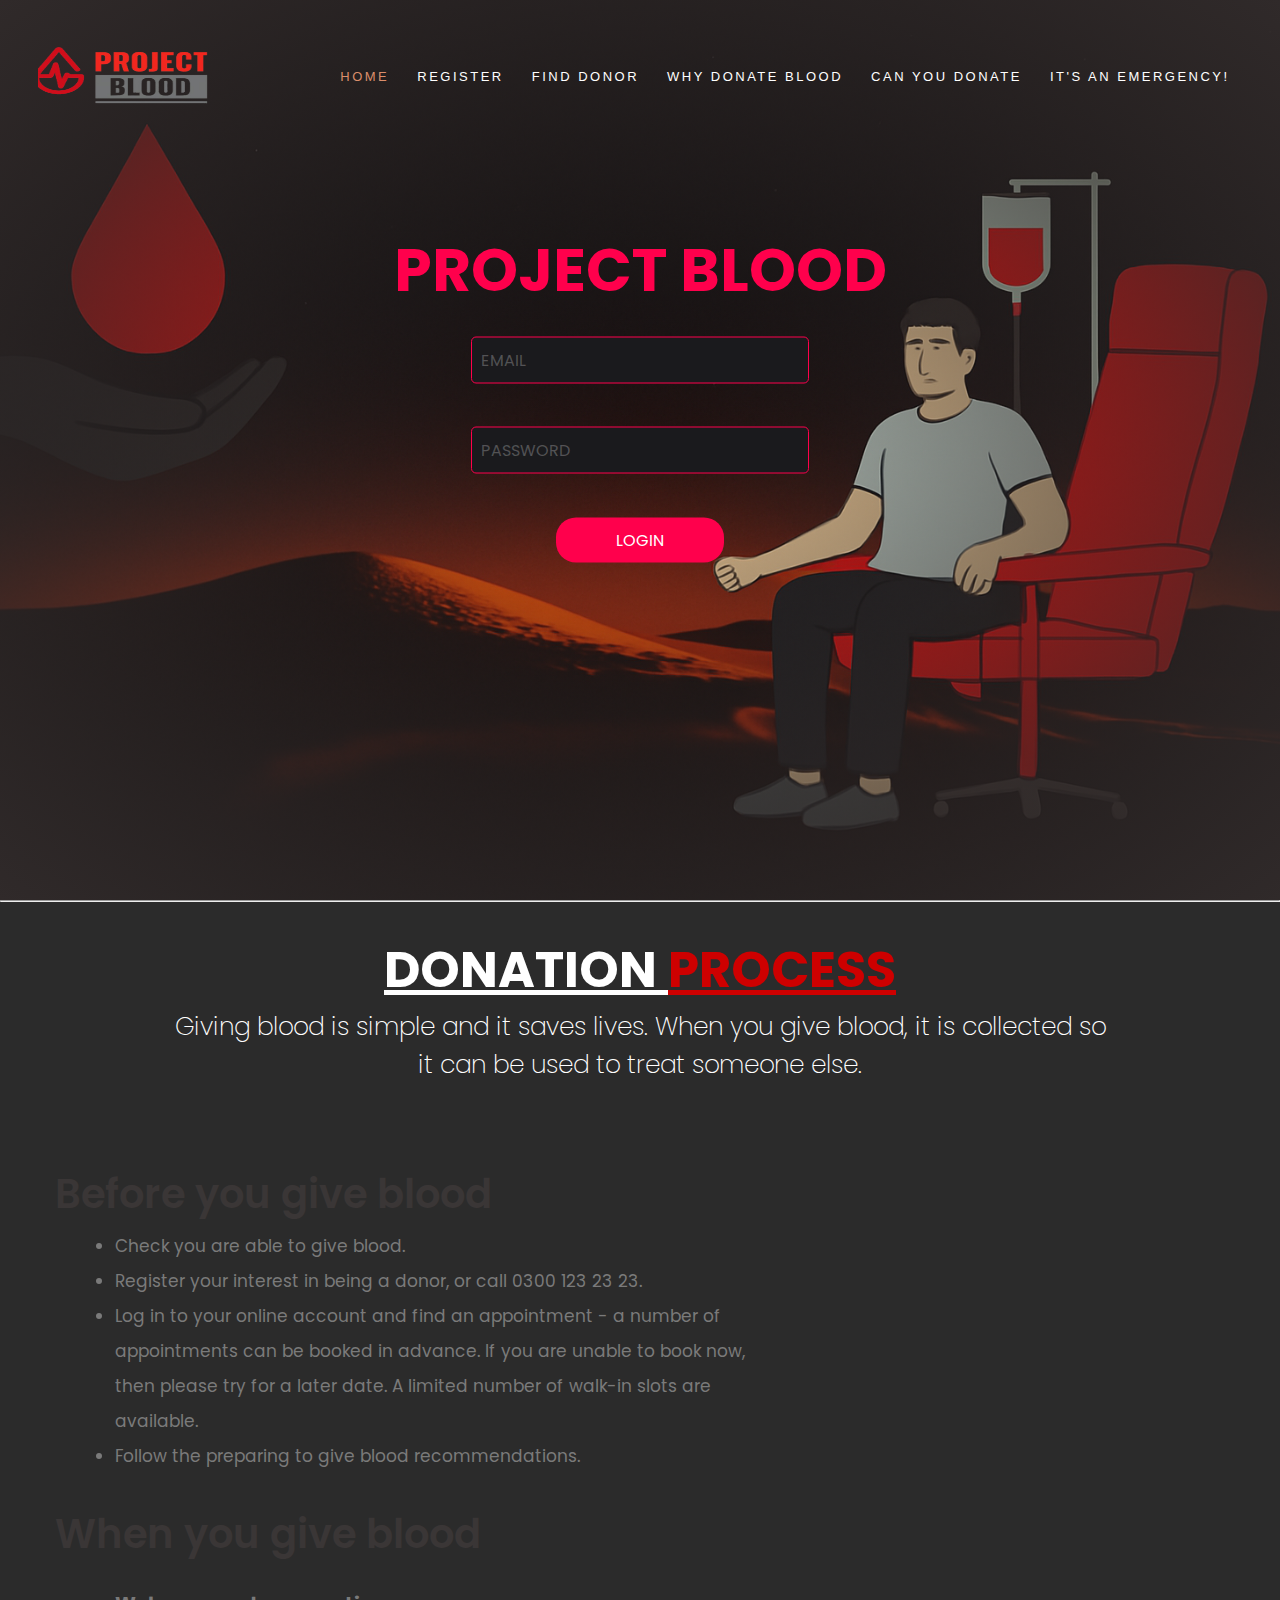
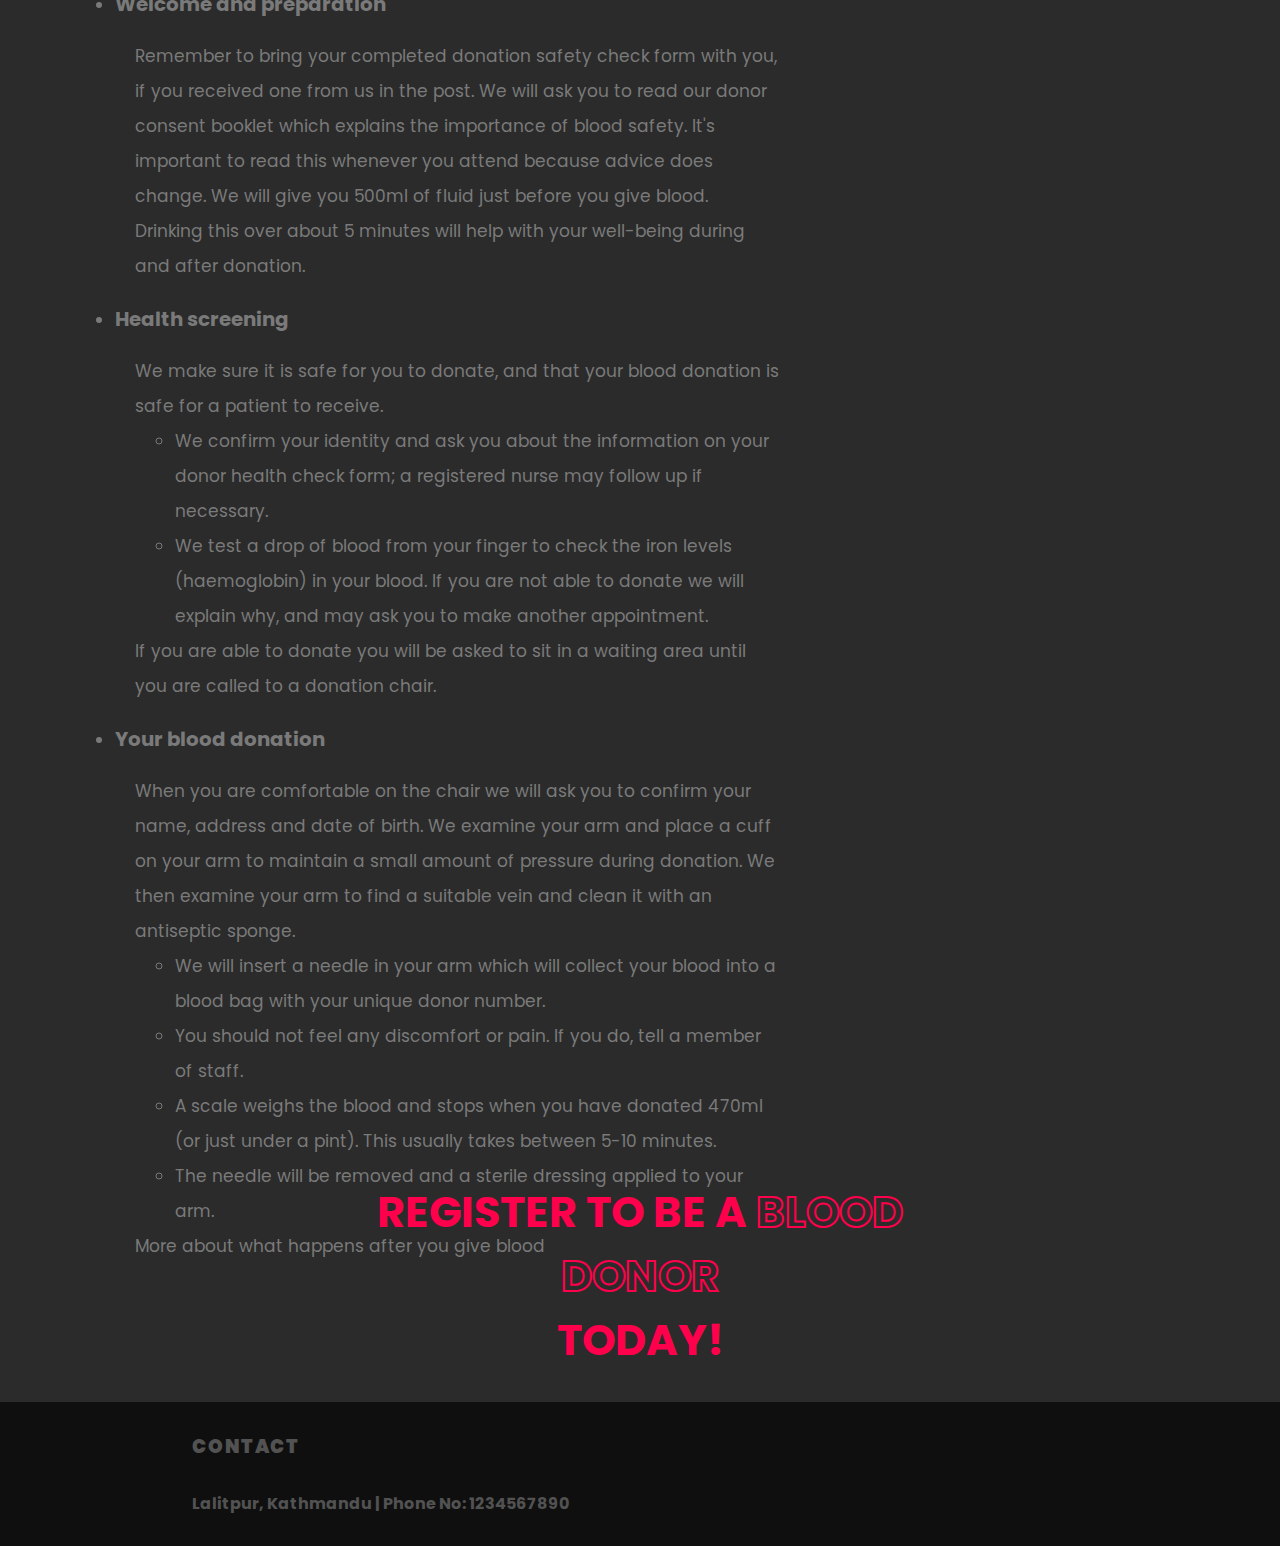
<file: index.html>
<!DOCTYPE html>
<html>
<head>
    <title>Red stream</title>
    <link rel="stylesheet" href="style.css">
    <link rel="preconnect" href="https://fonts.googleapis.com">
    <link rel="preconnect" href="https://fonts.gstatic.com" crossorigin>
    <link href="https://fonts.googleapis.com/css2?family=Poppins:wght@200;300;400;600;700&display=swap"
        rel="stylesheet">
        <link rel="shortcut icon" href="resources/logo.png">
    <style>
.donor-form {
  width: 50%;
  margin-left: 12cm;
  border-radius: 20px;
  box-shadow: 0 0 20px rgba(0, 0, 0, 0.2);
  background-color: #ffffffb0;
  padding: 20px;
  height: 840px;

  position: absolute;
  top: 140%;
  left: 22%;
  transform: translate(-40%, -40%);
}

.donor-form label{
letter-spacing: 0.2em;
flex-direction:row;
display: flex;
color: #3a3636;
text-align: right;
font-size: 25px;
font-weight: bolder;
}
.donor-form select {
    width: 500px;
  height: 40px;
  padding: 10px;
  border: 1px solid #11ABB0;
  background: #e5e5eb;
  border-radius: 5px;
  outline: none;
  color: #000000;
  font-size: 1em;
  margin: 5px 0px 50px 0px;
  cursor: pointer;
}

.donor-form input {
width: 22cm;
height: 0px;
padding: 10px;
border: 1px solid #11ABB0;
background: #e5e5eb;
border-radius: 5px;
outline: none;
color: #000000;
font-size: 1em;
margin: 5px 0px 50px 0px;
}
.donor-form button{
    background-color: #11ABB0;
  border: none;
  color: white;
  padding: 11px 50px;
  border-radius: 5px;
  text-decoration:none;
  font-size: 16px;

}
.donor-form label {
  text-align: right;
}

.donor-form select {
  width: 89%;
}

h2{
    color: #3a3636;
font-size: 60px;
position: center;
}
    </style>
</head>
<body>
    <section class="header">
        <nav>
            <a href="index.html"><img src="resources/logo.png" alt="hi"></a>
            <div class="nav-links">
                <ul id="nav-list">
                    <li><a href="index.html">HOME</a></li>
                    <li><a href="registration.html">REGISTER</a></li>
                    <li><a href="finddonor.html">FIND DONOR</a></li>
                    <li><a href="whydonateblood.html">WHY DONATE BLOOD</a></li>
                    <li><a href="canyoudonate.html">CAN YOU DONATE</a></li>
                    <li><a href="emergency.html">It's an emergency!</a></li>
                </ul>
            </div>
        </nav>
        <div class="login">
            <h1>PROJECT <span>BLOOD</span></h1>
        </div>
        <div class="inputBox">
            <input type="email" name="email" required>
            <span>Email</span>
        </div>
        <div class="inputBox2">
            <input type="password" name="password" required>
            <span>Password</span>
        </div>
        <div class="button">
            <button type="submit">LOGIN</button>
        </div>
    </section>
    <hr style="color: #11ABB0;">
    <section class="process">
        <div class="donprocess">
            <span class="donateabout">DONATION </span><span class="donateabout1"> PROCESS</span>
            <h4>REGISTER TO BE A <span>BLOOD DONOR</span><br>TODAY!</h4>
            <p>Giving blood is simple and it saves lives. When you give blood, it is collected so</br>
                it can be used to treat someone else.</p>
        </div>
        </br>
        <div class="actprocess">
            <h2>Before you give blood</h2>
            <ul>
                <li>Check you are able to give blood.</li>
                <li>Register your interest in being a donor, or call 0300 123 23 23.</li>
                <li>Log in to your online account and find an appointment - a number of appointments can be booked in
                    advance.
                    If you are unable to book now, then please try for a later date. A limited number of walk-in slots
                    are available.</li>
                <li>Follow the preparing to give blood recommendations.</li>
            </ul>
            </br>
            <h2>When you give blood</h2>
            <ul>
                <li>
                    <h3>Welcome and preparation</h3>
                </li>
                <p>Remember to bring your completed donation safety check form with you, if you received one from us in
                    the post.
                    We will ask you to read our donor consent booklet which explains the importance of blood
                    safety.
                    It's important to read this whenever you attend because advice does change.
                    We will give you 500ml of fluid just before you give blood. Drinking this over about 5 minutes will
                    help with your
                    well-being during and after donation.</p>
                <li>
                    <h3>Health screening</h3>
                </li>
                <p>We make sure it is safe for you to donate, and that your blood donation is safe for a patient to
                    receive.</p>
                <ul>
                    <li>We confirm your identity and ask you about the information on your donor health check form;
                        a registered nurse may follow up if necessary.</li>
                    <li>We test a drop of blood from your finger to check the iron levels (haemoglobin) in your blood.
                        If you are not able to donate we will explain why, and may ask you to make another appointment.
                    </li>
                </ul>
                <p>If you are able to donate you will be asked to sit in a waiting area until you are called to a
                    donation chair.</p>
                <li>
                    <h3>Your blood donation</h3>
                </li>
                <p>When you are comfortable on the chair we will ask you to confirm your name, address and date of
                    birth.
                    We examine your arm and place a cuff on your arm to maintain a small amount of pressure during
                    donation.
                    We then examine your arm to find a suitable vein and clean it with an antiseptic sponge.</p>
                <ul>
                    <li>We will insert a needle in your arm which will collect your blood into a blood bag with your
                        unique donor number.</li>
                    <li>You should not feel any discomfort or pain. If you do, tell a member of staff.</li>
                    <li>A scale weighs the blood and stops when you have donated 470ml (or just under a pint). This
                        usually takes between 5-10 minutes.</li>
                    <li>The needle will be removed and a sterile dressing applied to your arm.</li>
                </ul>
                <p>More about what happens after you give blood</p>
            </ul>
        </div>
    </section>
    <section class="bottom">
        <div class="footer">
            <div class="col-3">
                <h3>CONTACT</h3>
                <p>Lalitpur, Kathmandu | Phone No: 1234567890</p>
            </div>
        </div>
    </section>
</body>
<script>
// Function to highlight the current page in navigation
function highlightCurrentPage() {
    const currentPath = window.location.pathname.split('/').pop() || 'index.html';
    const navLinks = document.querySelectorAll('#nav-list a');

    navLinks.forEach(link => {
        const href = link.getAttribute('href');
        if (href === currentPath || (currentPath === '' && href === 'index.html')) {
            link.style.color = '#db8e6b';
        }
    });
}

// Highlight current page when DOM is ready
document.addEventListener('DOMContentLoaded', function() {
    highlightCurrentPage();
});
</script>
</html>
</file>
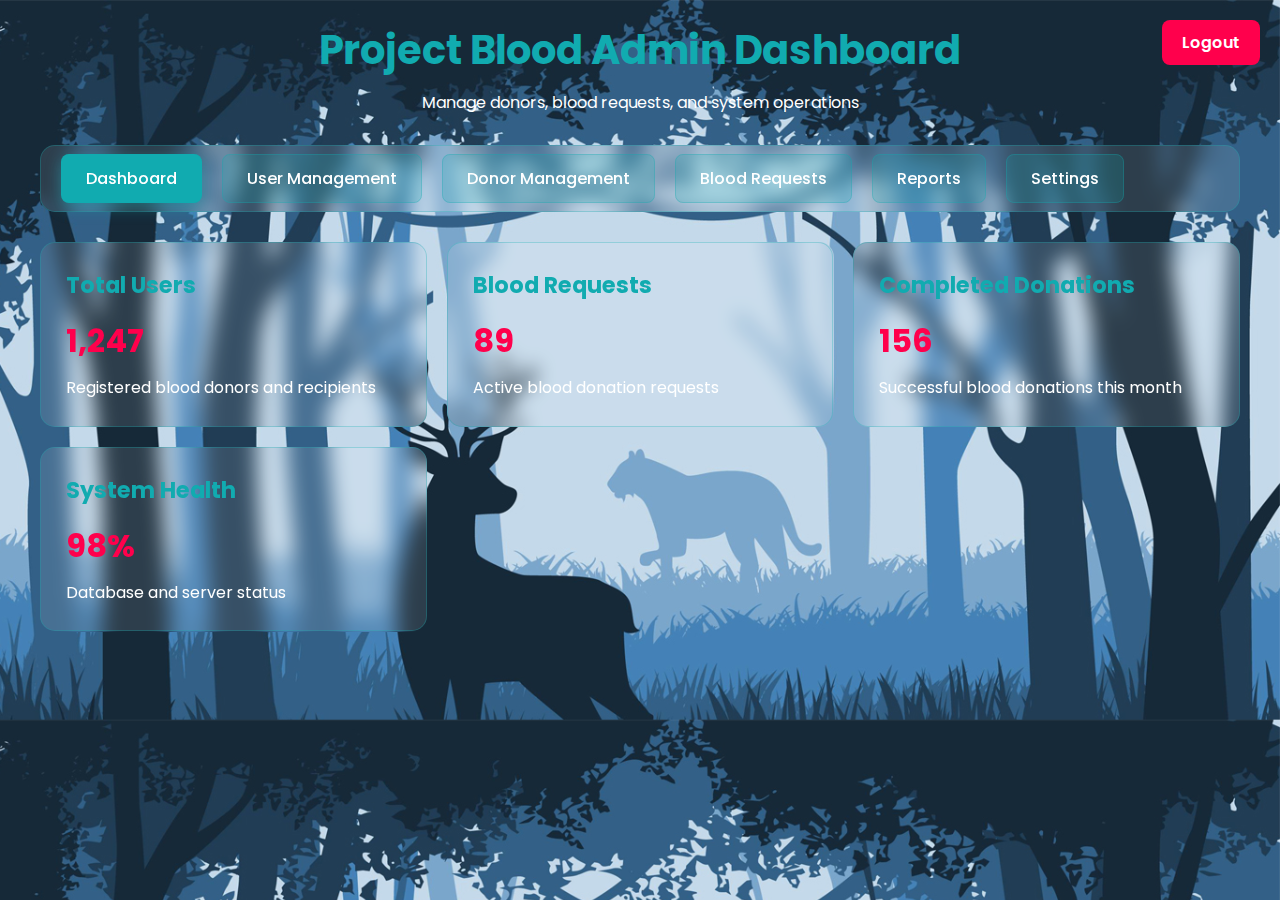
<file: admin.html>
<!DOCTYPE html>
<html>
<head>
    <title>Admin Dashboard - Project Blood</title>
    <link rel="stylesheet" href="style.css">
    <link rel="preconnect" href="https://fonts.googleapis.com">
    <link rel="preconnect" href="https://fonts.gstatic.com" crossorigin>
    <link href="https://fonts.googleapis.com/css2?family=Poppins:wght@200;300;400;600;700&display=swap" rel="stylesheet">
    <link rel="shortcut icon" href="resources/logo.png">
    <style>
        body {
            background-image: url("resources/background.jpg");
            background-size: 100%;
            margin: 0;
            font-family: 'Poppins', sans-serif;
        }

        .admin-container {
            max-width: 1200px;
            margin: 0 auto;
            padding: 20px;
        }

        .admin-header {
            text-align: center;
            margin-bottom: 30px;
            color: white;
        }

        .admin-header h1 {
            font-size: 2.5em;
            margin-bottom: 10px;
            color: #11ABB0;
        }

        .admin-nav {
            background: rgba(255, 255, 255, 0.1);
            backdrop-filter: blur(10px);
            border-radius: 15px;
            padding: 20px;
            margin-bottom: 30px;
            border: 1px solid rgba(17, 171, 176, 0.3);
        }

        .admin-nav ul {
            list-style: none;
            padding: 0;
            margin: 0;
            display: flex;
            justify-content: center;
            flex-wrap: wrap;
            gap: 20px;
        }

        .admin-nav li {
            display: inline-block;
        }

        .admin-nav a {
            color: white;
            text-decoration: none;
            padding: 12px 24px;
            border-radius: 8px;
            background: rgba(17, 171, 176, 0.2);
            border: 1px solid rgba(17, 171, 176, 0.3);
            transition: all 0.3s ease;
            font-weight: 500;
        }

        .admin-nav a:hover, .admin-nav a.active {
            background: #11ABB0;
            color: white;
            transform: translateY(-2px);
            box-shadow: 0 5px 15px rgba(17, 171, 176, 0.4);
        }

        .dashboard-content {
            display: grid;
            grid-template-columns: repeat(auto-fit, minmax(300px, 1fr));
            gap: 20px;
            margin-bottom: 30px;
        }

        .dashboard-card {
            background: rgba(255, 255, 255, 0.1);
            backdrop-filter: blur(10px);
            border-radius: 15px;
            padding: 25px;
            border: 1px solid rgba(17, 171, 176, 0.3);
            transition: transform 0.3s ease;
        }

        .dashboard-card:hover {
            transform: translateY(-5px);
        }

        .dashboard-card h3 {
            color: #11ABB0;
            margin-bottom: 15px;
            font-size: 1.4em;
        }

        .dashboard-card p {
            color: white;
            line-height: 1.6;
        }

        .stat-number {
            font-size: 2em;
            font-weight: bold;
            color: #ff004c;
            margin-bottom: 10px;
        }

        .admin-section {
            background: rgba(255, 255, 255, 0.1);
            backdrop-filter: blur(10px);
            border-radius: 15px;
            padding: 30px;
            margin-bottom: 30px;
            border: 1px solid rgba(17, 171, 176, 0.3);
        }

        .admin-section h2 {
            color: #11ABB0;
            margin-bottom: 20px;
            font-size: 1.8em;
        }

        .form-group {
            margin-bottom: 20px;
        }

        .form-group label {
            display: block;
            color: white;
            margin-bottom: 5px;
            font-weight: 500;
        }

        .form-group input,
        .form-group select,
        .form-group textarea {
            width: 100%;
            padding: 12px;
            border: 1px solid rgba(17, 171, 176, 0.5);
            border-radius: 8px;
            background: rgba(255, 255, 255, 0.9);
            color: #333;
            font-size: 14px;
        }

        .form-group input:focus,
        .form-group select:focus,
        .form-group textarea:focus {
            outline: none;
            border-color: #11ABB0;
            box-shadow: 0 0 0 2px rgba(17, 171, 176, 0.2);
        }

        .btn {
            background: #11ABB0;
            color: white;
            border: none;
            padding: 12px 24px;
            border-radius: 8px;
            cursor: pointer;
            font-size: 14px;
            font-weight: 600;
            transition: all 0.3s ease;
            margin-right: 10px;
        }

        .btn:hover {
            background: #0e8a8a;
            transform: translateY(-2px);
        }

        .btn-danger {
            background: #ff004c;
        }

        .btn-danger:hover {
            background: #cc0039;
        }

        .data-table {
            width: 100%;
            border-collapse: collapse;
            margin-top: 20px;
            background: rgba(255, 255, 255, 0.9);
            border-radius: 8px;
            overflow: hidden;
        }

        .data-table th,
        .data-table td {
            padding: 12px;
            text-align: left;
            border-bottom: 1px solid rgba(17, 171, 176, 0.3);
        }

        .data-table th {
            background: #11ABB0;
            color: white;
            font-weight: 600;
        }

        .data-table tr:hover {
            background: rgba(17, 171, 176, 0.1);
        }

        .logout-btn {
            position: fixed;
            top: 20px;
            right: 20px;
            background: #ff004c;
            color: white;
            border: none;
            padding: 10px 20px;
            border-radius: 8px;
            cursor: pointer;
            font-weight: 600;
            text-decoration: none;
            transition: all 0.3s ease;
        }

        .logout-btn:hover {
            background: #cc0039;
            transform: translateY(-2px);
        }

        .tab-content {
            display: none;
        }

        .tab-content.active {
            display: block;
        }

        @media (max-width: 768px) {
            .admin-nav ul {
                flex-direction: column;
                align-items: center;
            }

            .dashboard-content {
                grid-template-columns: 1fr;
            }
        }
    </style>
</head>
<body>
    <a href="#" onclick="logout()" class="logout-btn">Logout</a>

    <div class="admin-container">
        <div class="admin-header">
            <h1>Project Blood Admin Dashboard</h1>
            <p>Manage donors, blood requests, and system operations</p>
        </div>

        <nav class="admin-nav">
            <ul>
                <li><a href="#dashboard" class="tab-link active" onclick="showTab('dashboard')">Dashboard</a></li>
                <li><a href="#users" class="tab-link" onclick="showTab('users')">User Management</a></li>
                <li><a href="#donors" class="tab-link" onclick="showTab('donors')">Donor Management</a></li>
                <li><a href="#requests" class="tab-link" onclick="showTab('requests')">Blood Requests</a></li>
                <li><a href="#reports" class="tab-link" onclick="showTab('reports')">Reports</a></li>
                <li><a href="#settings" class="tab-link" onclick="showTab('settings')">Settings</a></li>
            </ul>
        </nav>

        <!-- Dashboard Tab -->
        <div id="dashboard" class="tab-content active">
            <div class="dashboard-content">
                <div class="dashboard-card">
                    <h3>Total Users</h3>
                    <div class="stat-number" id="totalUsers">--</div>
                    <p>Registered blood donors and recipients</p>
                </div>
                <div class="dashboard-card">
                    <h3>Blood Requests</h3>
                    <div class="stat-number" id="totalRequests">--</div>
                    <p>Active blood donation requests</p>
                </div>
                <div class="dashboard-card">
                    <h3>Completed Donations</h3>
                    <div class="stat-number" id="completedDonations">--</div>
                    <p>Successful blood donations this month</p>
                </div>
                <div class="dashboard-card">
                    <h3>System Health</h3>
                    <div class="stat-number" id="systemHealth">98%</div>
                    <p>Database and server status</p>
                </div>
            </div>
        </div>

        <!-- User Management Tab -->
        <div id="users" class="tab-content">
            <div class="admin-section">
                <h2>User Management</h2>
                <div class="form-group">
                    <label for="searchUser">Search Users:</label>
                    <input type="text" id="searchUser" placeholder="Enter name, email, or phone...">
                    <button class="btn" onclick="searchUsers()">Search</button>
                </div>

                <table class="data-table" id="usersTable">
                    <thead>
                        <tr>
                            <th>ID</th>
                            <th>Name</th>
                            <th>Email</th>
                            <th>Blood Type</th>
                            <th>Status</th>
                            <th>Actions</th>
                        </tr>
                    </thead>
                    <tbody id="usersTableBody">
                        <tr>
                            <td colspan="6" style="text-align: center; color: #666;">Loading users...</td>
                        </tr>
                    </tbody>
                </table>
            </div>
        </div>

        <!-- Donor Management Tab -->
        <div id="donors" class="tab-content">
            <div class="admin-section">
                <h2>Donor Management</h2>
                <div style="margin-bottom: 20px;">
                    <button class="btn" onclick="showAddDonorForm()">Add New Donor</button>
                    <button class="btn" onclick="exportDonorData()">Export Data</button>
                </div>

                <div id="addDonorForm" style="display: none; margin-bottom: 20px;">
                    <h3>Add New Donor</h3>
                    <form id="donorForm" onsubmit="addDonor(event)">
                        <div style="display: grid; grid-template-columns: 1fr 1fr; gap: 15px;">
                            <div class="form-group">
                                <label for="donorName">Full Name:</label>
                                <input type="text" id="donorName" required>
                            </div>
                            <div class="form-group">
                                <label for="donorEmail">Email:</label>
                                <input type="email" id="donorEmail" required>
                            </div>
                            <div class="form-group">
                                <label for="donorPhone">Phone:</label>
                                <input type="tel" id="donorPhone" required>
                            </div>
                            <div class="form-group">
                                <label for="donorBloodType">Blood Type:</label>
                                <select id="donorBloodType" required>
                                    <option value="">Select Blood Type</option>
                                    <option value="A+">A+</option>
                                    <option value="A-">A-</option>
                                    <option value="B+">B+</option>
                                    <option value="B-">B-</option>
                                    <option value="AB+">AB+</option>
                                    <option value="AB-">AB-</option>
                                    <option value="O+">O+</option>
                                    <option value="O-">O-</option>
                                </select>
                            </div>
                        </div>
                        <div class="form-group">
                            <label for="donorAddress">Address:</label>
                            <textarea id="donorAddress" rows="3" required></textarea>
                        </div>
                        <button type="submit" class="btn">Add Donor</button>
                        <button type="button" class="btn btn-danger" onclick="hideAddDonorForm()">Cancel</button>
                    </form>
                </div>

                <table class="data-table" id="donorsTable">
                    <thead>
                        <tr>
                            <th>ID</th>
                            <th>Name</th>
                            <th>Blood Type</th>
                            <th>Last Donation</th>
                            <th>Status</th>
                            <th>Actions</th>
                        </tr>
                    </thead>
                    <tbody id="donorsTableBody">
                        <tr>
                            <td colspan="6" style="text-align: center; color: #666;">Loading donors...</td>
                        </tr>
                    </tbody>
                </table>
            </div>
        </div>

        <!-- Blood Requests Tab -->
        <div id="requests" class="tab-content">
            <div class="admin-section">
                <h2>Blood Requests Management</h2>
                <div style="margin-bottom: 20px;">
                    <button class="btn" onclick="refreshRequests()">Refresh</button>
                    <button class="btn" onclick="showUrgentRequests()">Show Urgent Only</button>
                </div>

                <table class="data-table" id="requestsTable">
                    <thead>
                        <tr>
                            <th>Request ID</th>
                            <th>Patient Name</th>
                            <th>Blood Type</th>
                            <th>Urgency</th>
                            <th>Hospital</th>
                            <th>Status</th>
                            <th>Actions</th>
                        </tr>
                    </thead>
                    <tbody id="requestsTableBody">
                        <tr>
                            <td colspan="7" style="text-align: center; color: #666;">Loading requests...</td>
                        </tr>
                    </tbody>
                </table>
            </div>
        </div>

        <!-- Reports Tab -->
        <div id="reports" class="tab-content">
            <div class="admin-section">
                <h2>Reports & Analytics</h2>
                <div style="display: grid; grid-template-columns: repeat(auto-fit, minmax(250px, 1fr)); gap: 20px; margin-bottom: 30px;">
                    <div class="dashboard-card">
                        <h3>Monthly Donations</h3>
                        <canvas id="donationsChart" width="200" height="150"></canvas>
                    </div>
                    <div class="dashboard-card">
                        <h3>Blood Type Distribution</h3>
                        <canvas id="bloodTypeChart" width="200" height="150"></canvas>
                    </div>
                </div>

                <div style="margin-bottom: 20px;">
                    <button class="btn" onclick="generateReport('monthly')">Generate Monthly Report</button>
                    <button class="btn" onclick="generateReport('yearly')">Generate Yearly Report</button>
                    <button class="btn" onclick="exportAnalytics()">Export Analytics</button>
                </div>
            </div>
        </div>

        <!-- Settings Tab -->
        <div id="settings" class="tab-content">
            <div class="admin-section">
                <h2>System Settings</h2>
                <form id="settingsForm">
                    <div style="display: grid; grid-template-columns: 1fr 1fr; gap: 20px;">
                        <div class="form-group">
                            <label for="siteTitle">Site Title:</label>
                            <input type="text" id="siteTitle" value="Project Blood">
                        </div>
                        <div class="form-group">
                            <label for="adminEmail">Admin Email:</label>
                            <input type="email" id="adminEmail" value="admin@projectblood.com">
                        </div>
                        <div class="form-group">
                            <label for="emergencyContact">Emergency Contact:</label>
                            <input type="tel" id="emergencyContact" value="+977-1234567890">
                        </div>
                        <div class="form-group">
                            <label for="maxRequests">Max Daily Requests:</label>
                            <input type="number" id="maxRequests" value="50">
                        </div>
                    </div>

                    <div class="form-group">
                        <label for="notificationSettings">Email Notifications:</label>
                        <div style="display: flex; gap: 20px; margin-top: 10px;">
                            <label><input type="checkbox" checked> New Registrations</label>
                            <label><input type="checkbox" checked> Urgent Requests</label>
                            <label><input type="checkbox"> System Alerts</label>
                        </div>
                    </div>

                    <button type="submit" class="btn">Save Settings</button>
                    <button type="button" class="btn btn-danger" onclick="resetSettings()">Reset to Default</button>
                </form>
            </div>
        </div>
    </div>

    <script>
        // Tab switching functionality
        function showTab(tabName) {
            // Hide all tab contents
            const tabContents = document.querySelectorAll('.tab-content');
            tabContents.forEach(content => content.classList.remove('active'));

            // Remove active class from all tab links
            const tabLinks = document.querySelectorAll('.tab-link');
            tabLinks.forEach(link => link.classList.remove('active'));

            // Show selected tab
            document.getElementById(tabName).classList.add('active');
            event.target.classList.add('active');

            // Load data for the selected tab
            loadTabData(tabName);
        }

        // Load data for different tabs
        function loadTabData(tabName) {
            switch(tabName) {
                case 'dashboard':
                    loadDashboardStats();
                    break;
                case 'users':
                    loadUsersData();
                    break;
                case 'donors':
                    loadDonorsData();
                    break;
                case 'requests':
                    loadRequestsData();
                    break;
                case 'reports':
                    loadReportsData();
                    break;
            }
        }

        // Dashboard statistics
        function loadDashboardStats() {
            // Simulate loading dashboard data
            setTimeout(() => {
                document.getElementById('totalUsers').textContent = '1,247';
                document.getElementById('totalRequests').textContent = '89';
                document.getElementById('completedDonations').textContent = '156';
            }, 500);
        }

        // Users management
        function loadUsersData() {
            const tbody = document.getElementById('usersTableBody');
            tbody.innerHTML = `
                <tr>
                    <td>1001</td>
                    <td>John Doe</td>
                    <td>john@example.com</td>
                    <td>O+</td>
                    <td>Active</td>
                    <td>
                        <button class="btn" onclick="editUser(1001)">Edit</button>
                        <button class="btn btn-danger" onclick="deleteUser(1001)">Delete</button>
                    </td>
                </tr>
                <tr>
                    <td>1002</td>
                    <td>Jane Smith</td>
                    <td>jane@example.com</td>
                    <td>A-</td>
                    <td>Active</td>
                    <td>
                        <button class="btn" onclick="editUser(1002)">Edit</button>
                        <button class="btn btn-danger" onclick="deleteUser(1002)">Delete</button>
                    </td>
                </tr>
            `;
        }

        // Donors management
        function loadDonorsData() {
            const tbody = document.getElementById('donorsTableBody');
            tbody.innerHTML = `
                <tr>
                    <td>D001</td>
                    <td>Alice Johnson</td>
                    <td>O+</td>
                    <td>2024-01-15</td>
                    <td>Eligible</td>
                    <td>
                        <button class="btn" onclick="viewDonor('D001')">View</button>
                        <button class="btn" onclick="contactDonor('D001')">Contact</button>
                    </td>
                </tr>
                <tr>
                    <td>D002</td>
                    <td>Bob Wilson</td>
                    <td>A+</td>
                    <td>2024-02-20</td>
                    <td>Eligible</td>
                    <td>
                        <button class="btn" onclick="viewDonor('D002')">View</button>
                        <button class="btn" onclick="contactDonor('D002')">Contact</button>
                    </td>
                </tr>
            `;
        }

        // Blood requests
        function loadRequestsData() {
            const tbody = document.getElementById('requestsTableBody');
            tbody.innerHTML = `
                <tr>
                    <td>RQ001</td>
                    <td>Mary Davis</td>
                    <td>B+</td>
                    <td style="color: #ff004c; font-weight: bold;">URGENT</td>
                    <td>City Hospital</td>
                    <td>Pending</td>
                    <td>
                        <button class="btn" onclick="assignDonor('RQ001')">Assign Donor</button>
                        <button class="btn" onclick="viewRequest('RQ001')">Details</button>
                    </td>
                </tr>
                <tr>
                    <td>RQ002</td>
                    <td>Tom Brown</td>
                    <td>AB-</td>
                    <td>Normal</td>
                    <td>Regional Medical Center</td>
                    <td>Matched</td>
                    <td>
                        <button class="btn" onclick="viewRequest('RQ002')">Details</button>
                    </td>
                </tr>
            `;
        }

        // Reports and analytics
        function loadReportsData() {
            // Initialize charts (would use Chart.js in real implementation)
            console.log('Loading reports data...');
        }

        // User management functions
        function searchUsers() {
            const searchTerm = document.getElementById('searchUser').value;
            alert(`Searching for users: ${searchTerm}\n\nBackend integration needed for actual search functionality.`);
        }

        function editUser(userId) {
            alert(`Edit user ${userId}\n\nBackend integration needed for user editing functionality.`);
        }

        function deleteUser(userId) {
            if (confirm(`Are you sure you want to delete user ${userId}?`)) {
                alert(`User ${userId} deleted\n\nBackend integration needed for actual deletion.`);
            }
        }

        // Donor management functions
        function showAddDonorForm() {
            document.getElementById('addDonorForm').style.display = 'block';
        }

        function hideAddDonorForm() {
            document.getElementById('addDonorForm').style.display = 'none';
        }

        function addDonor(event) {
            event.preventDefault();
            const formData = new FormData(event.target);
            const donorData = Object.fromEntries(formData);

            alert(`Adding new donor:\n${JSON.stringify(donorData, null, 2)}\n\nBackend integration needed for actual donor creation.`);
            hideAddDonorForm();
            event.target.reset();
        }

        function exportDonorData() {
            alert('Exporting donor data...\n\nBackend integration needed for actual data export functionality.');
        }

        function viewDonor(donorId) {
            alert(`Viewing donor ${donorId}\n\nBackend integration needed for donor details view.`);
        }

        function contactDonor(donorId) {
            alert(`Contacting donor ${donorId}\n\nBackend integration needed for donor communication.`);
        }

        // Request management functions
        function refreshRequests() {
            loadRequestsData();
            alert('Requests refreshed');
        }

        function showUrgentRequests() {
            alert('Filtering to show only urgent requests\n\nBackend integration needed for filtering functionality.');
        }

        function assignDonor(requestId) {
            alert(`Assigning donor to request ${requestId}\n\nBackend integration needed for donor assignment.`);
        }

        function viewRequest(requestId) {
            alert(`Viewing request ${requestId} details\n\nBackend integration needed for request details view.`);
        }

        // Reports functions
        function generateReport(type) {
            alert(`Generating ${type} report...\n\nBackend integration needed for report generation.`);
        }

        function exportAnalytics() {
            alert('Exporting analytics data...\n\nBackend integration needed for analytics export.');
        }

        // Settings functions
        function resetSettings() {
            if (confirm('Are you sure you want to reset all settings to default?')) {
                document.getElementById('settingsForm').reset();
                alert('Settings reset to default\n\nBackend integration needed for settings persistence.');
            }
        }

        // Logout function
        function logout() {
            // Clear any stored session data
            localStorage.clear();
            sessionStorage.clear();

            // In a real application, you would also clear server-side session
            // For now, just redirect to home page
            alert('Logged out successfully!');
            window.location.href = 'index.html';
        }

        // Initialize dashboard on page load
        document.addEventListener('DOMContentLoaded', function() {
            loadDashboardStats();
        });
    </script>
</body>
</html>
</file>
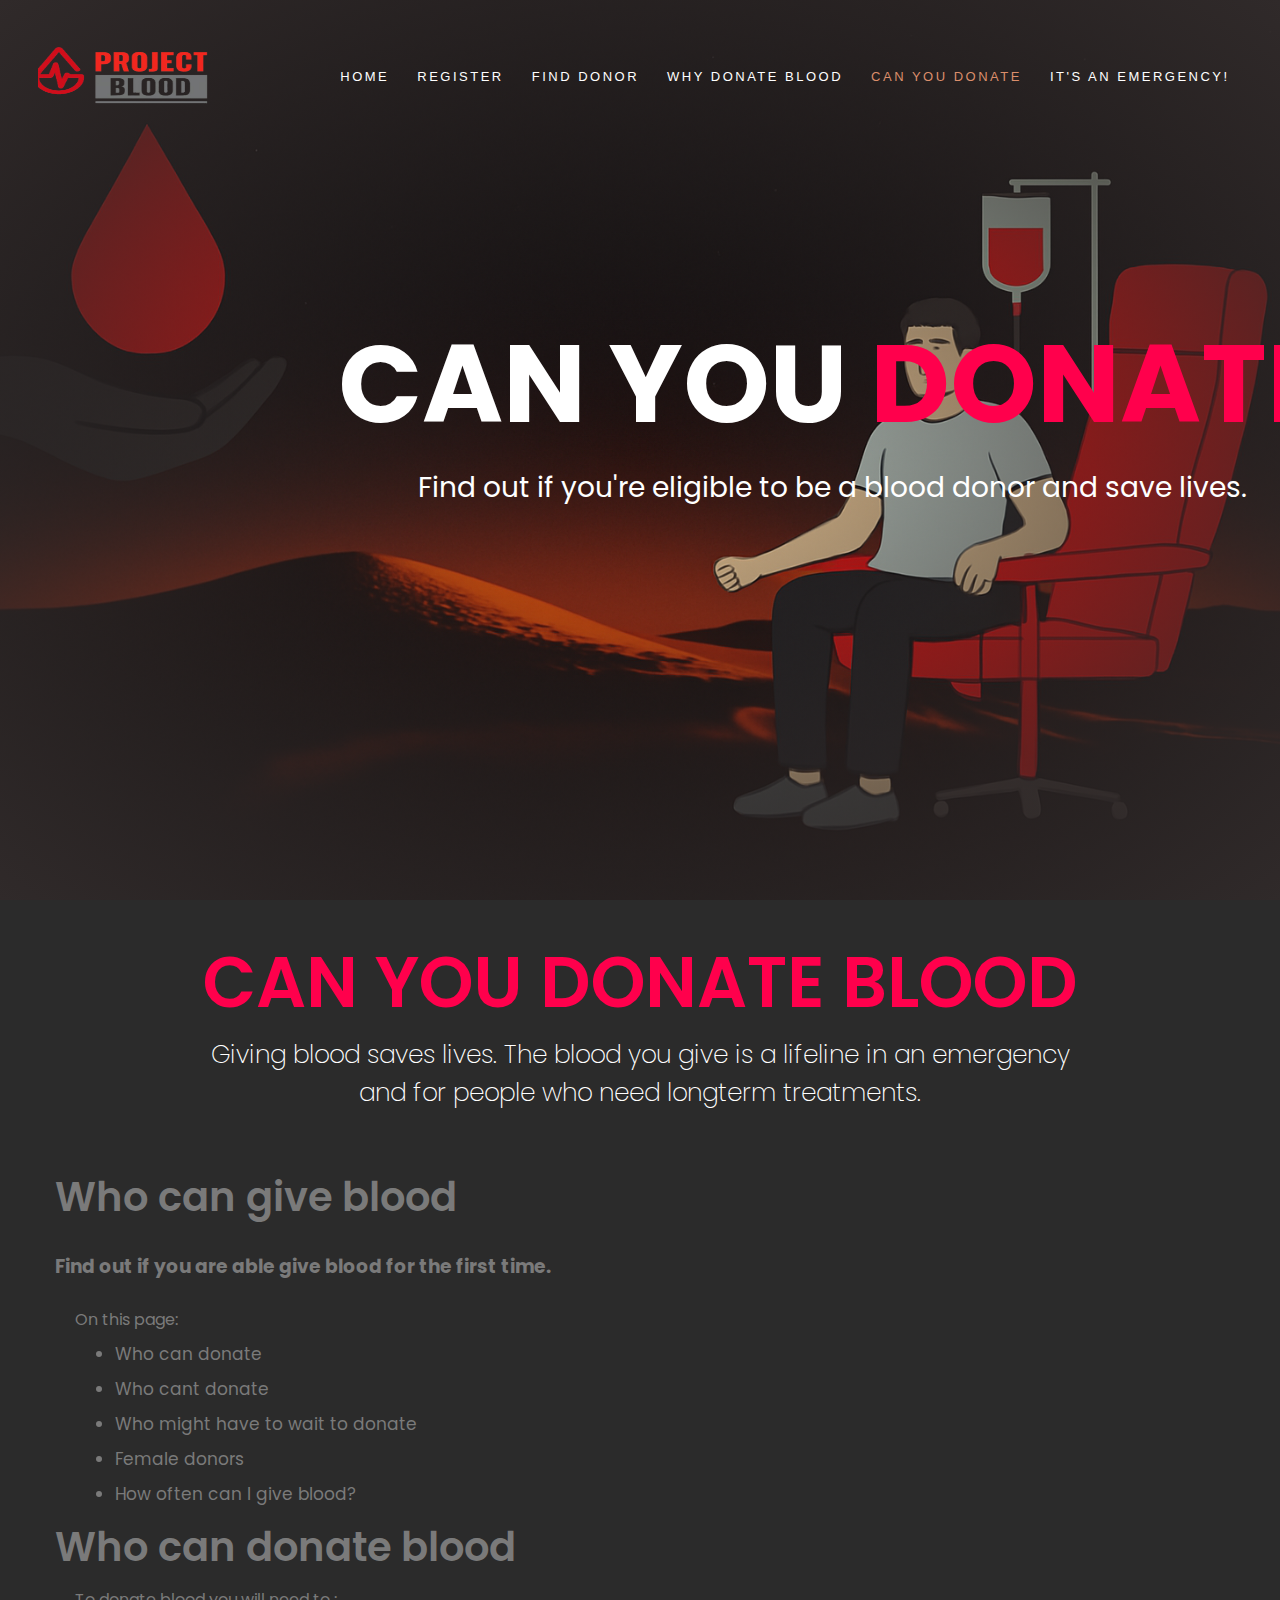
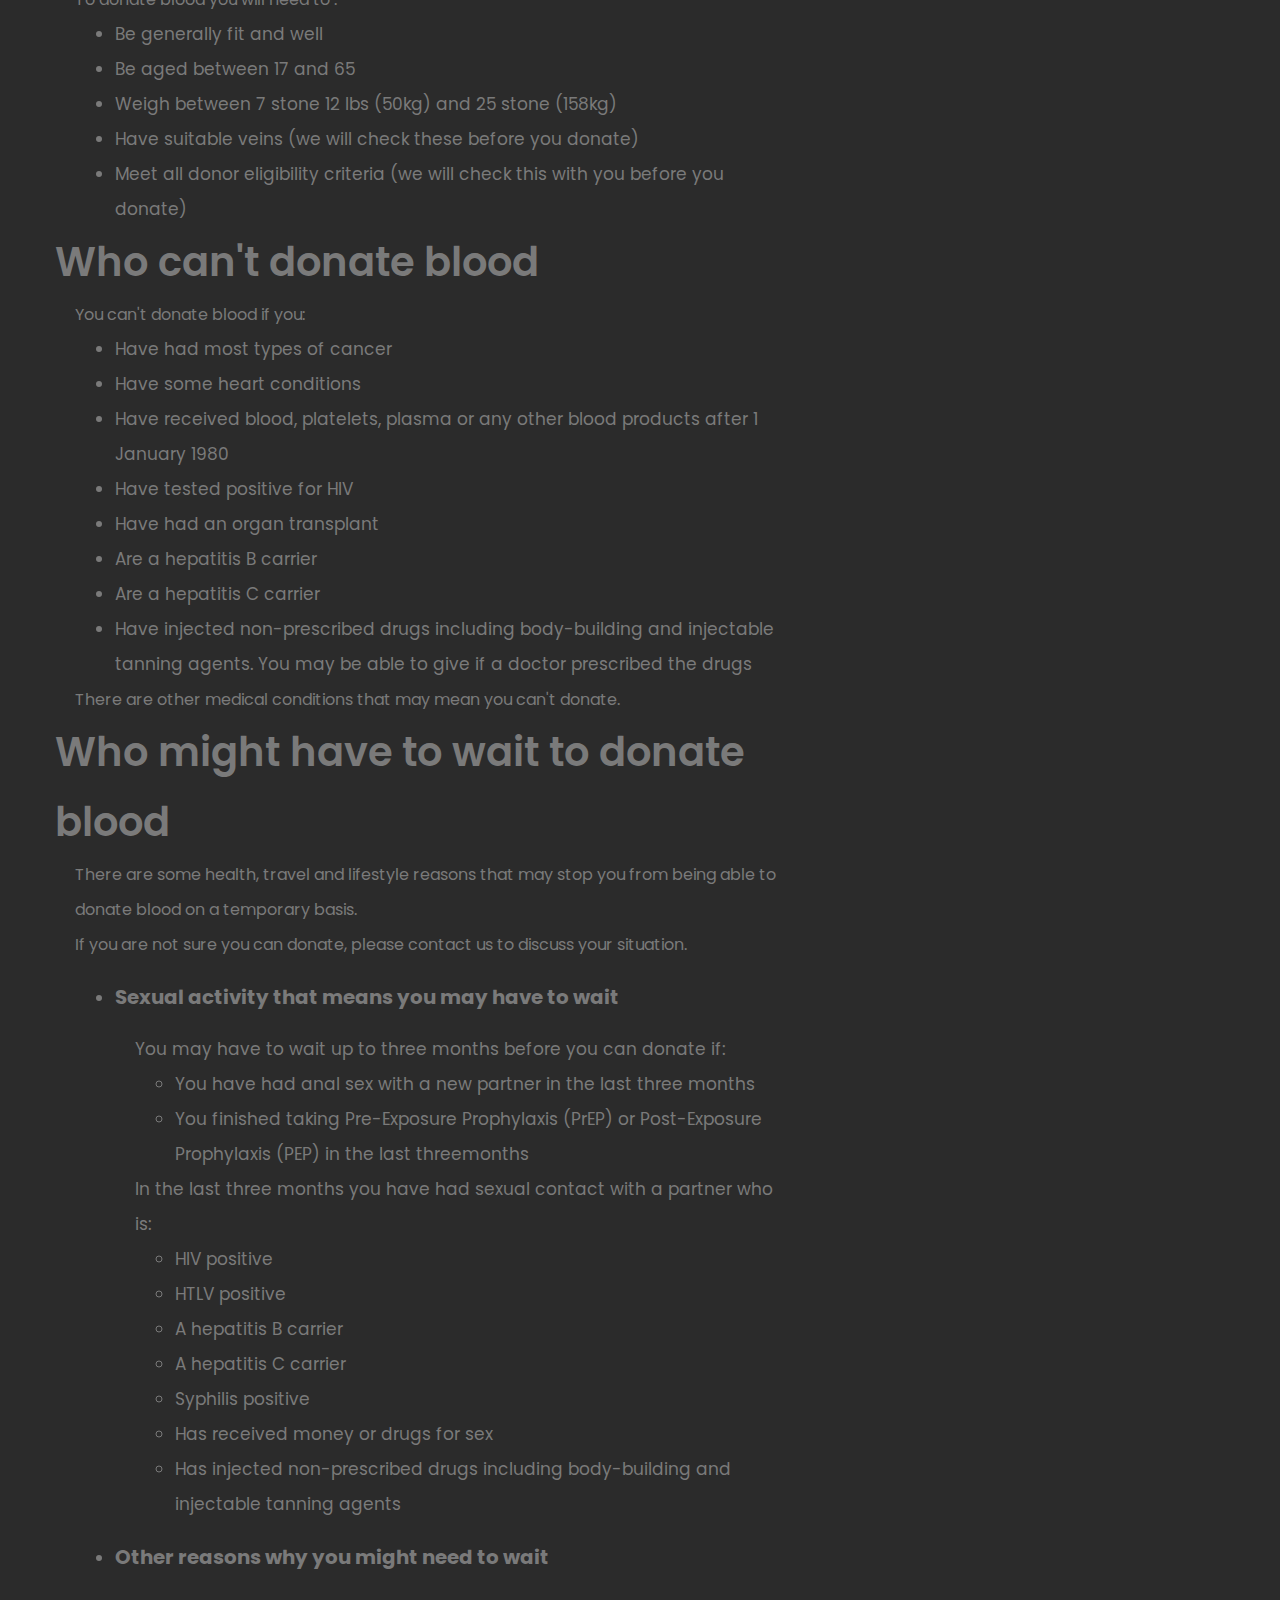
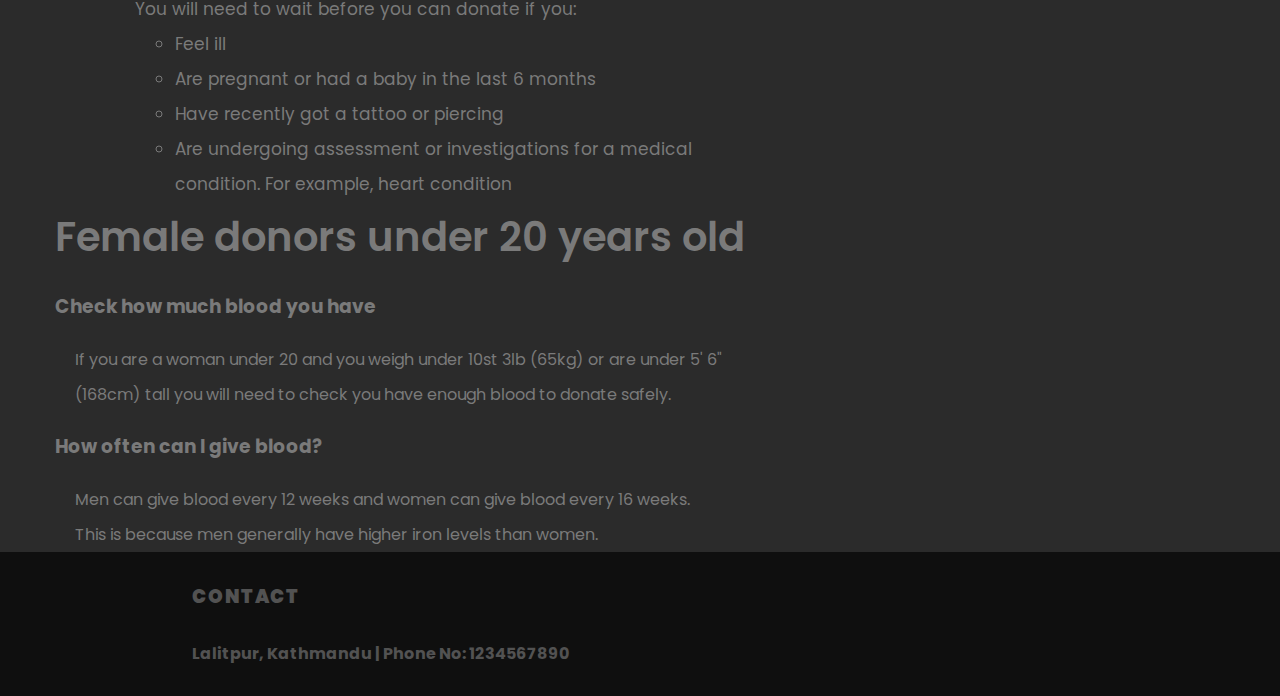
<file: canyoudonate.html>
<!--Reference : https://www.who.int/campaigns/world-blood-donor-day/2018/who-can-give-blood
              : http://nbtc.naco.gov.in/page/eligibility/-->
<!DOCTYPE html>
<html>
<head>
    <title>Project Blood</title>
    <link rel="stylesheet" href="style.css">
    <link rel="preconnect" href="https://fonts.googleapis.com">
    <link rel="preconnect" href="https://fonts.gstatic.com" crossorigin>
    <link href="https://fonts.googleapis.com/css2?family=Poppins:wght@200;300;400;600;700&display=swap"
        rel="stylesheet">
        <link rel="shortcut icon" href="resources/logo.png">
</head>
<body>
    <section class="header">
        <nav>
            <a href="index.html"><img src="resources/logo.png" alt="hi"></a>
            <div class="nav-links">
                <ul id="nav-list">
                    <li><a href="index.html">HOME</a></li>
                    <li><a href="registration.html">REGISTER</a></li>
                    <li><a href="finddonor.html">FIND DONOR</a></li>
                    <li><a href="whydonateblood.html">WHY DONATE BLOOD</a></li>
                    <li><a href="canyoudonate.html">CAN YOU DONATE</a></li>
                    <li><a href="emergency.html">It's an emergency!</a></li>
                </ul>
            </div>
        </nav>
    </section>
    <div class="text-box">
        <h1>CAN YOU <span>DONATE</span></h1>
        <p>Find out if you're eligible to be a blood donor and save lives.</p>
    </div>
    <section class="process">
        <div class="donprocess">
            <h1>
                CAN YOU DONATE BLOOD
            </h1>
            <p> Giving blood saves lives. The blood you give is a lifeline in an emergency<br> and for people who need
                longterm
                treatments.
            </p>

        </div>
        <div class="actprocess">
        <h2> Who can give blood</h2>
        <h3> Find out if you are able give blood for the first time.</h3>
        <p>On this page:</p>
        <ul>
            <li> Who can donate</li>
            <li> Who cant donate</li>
            <li>Who might have to wait to donate</li>
            <li> Female donors</li>
            <li> How often can I give blood?</li>
        </ul>
        <h2>Who can donate blood </h2>
        <p>To donate blood you will need to :</p>
        <ul>
            <li>Be generally fit and well</li>
            <li>Be aged between 17 and 65</li>
            <li>Weigh between 7 stone 12 lbs (50kg) and 25 stone (158kg)</li>
            <li>Have suitable veins (we will check these before you donate)</li>
            <li>Meet all donor eligibility criteria (we will check this with you before you donate) </li>
        </ul>
        <h2>Who can't donate blood</h2>
        <p>You can't donate blood if you:</p>
        <ul>
            <li>Have had most types of cancer </li>
            <li>Have some heart conditions</li>
            <li>Have received blood, platelets, plasma or any other blood products after 1 January 1980</li>
            <li>Have tested positive for HIV </li>
            <li>Have had an organ transplant</li>
            <li>Are a hepatitis B carrier</li>
            <li>Are a hepatitis C carrier </li>
            <li>Have injected non-prescribed drugs including body-building and injectable tanning agents. You may be
                able to give if a doctor prescribed the drugs</li>
        </ul>
        <p>There are other medical conditions that may mean you can't donate.</p>
        <h2>Who might have to wait to donate blood </h2>
        <p>There are some health, travel and lifestyle reasons that may stop you from being able to donate blood on
            a
            temporary basis.<br>
            If you are not sure you can donate, please contact us to discuss your situation.</p>
        <ul>
            <li>
                <h3>Sexual activity that means you may have to wait</h3>
                <p>You may have to wait up to three months before you can donate if: </p>
                <ul>
                    <li>You have had anal sex with a new partner in the last three months</li>
                    <li>You finished taking Pre-Exposure Prophylaxis (PrEP) or Post-Exposure Prophylaxis (PEP) in
                        the last threemonths</li>
                </ul>
                <p>In the last three months you have had sexual contact with a partner who is:
                </p>
                <ul>
                    <li>HIV positive</li>
                    <li>HTLV positive</li>
                    <li>A hepatitis B carrier</li>
                    <li>A hepatitis C carrier</li>
                    <li>Syphilis positive</li>
                    <li>Has received money or drugs for sex</li>
                    <li>Has injected non-prescribed drugs including body-building and injectable tanning agents</li>
                </ul>
            </li>
            <li>
                <h3>Other reasons why you might need to wait </h3>
                <p>You will need to wait before you can donate if you:</p>
                <ul>
                    <li>Feel ill</li>
                    <li>Are pregnant or had a baby in the last 6 months</li>
                    <li>Have recently got a tattoo or piercing</li>
                    <li>Are undergoing assessment or investigations for a medical condition. For example, heart
                        condition</li>
                </ul>
            </li>
        </ul>
        <h2>Female donors under 20 years old</h2>
        <h3>Check how much blood you have</h3>
        <p> If you are a woman under 20 and you weigh under 10st 3lb (65kg) or are under 5' 6" (168cm) tall you will
            need to check you have enough blood to donate safely.</p>
        <h3>How often can I give blood?</h3>
        <p>Men can give blood every 12 weeks and women can give blood every 16 weeks. <br>
            This is because men generally have higher iron levels than women.
        </p>
        </div>
    </section>
    <section class="bottom">
        <div class="footer">
            <div class="col-3">
                <h3>CONTACT</h3>
                <p>Lalitpur, Kathmandu | Phone No: 1234567890</p>
            </div>
        </div>
    </section>
</body>
<script>
// Function to highlight the current page in navigation
function highlightCurrentPage() {
    const currentPath = window.location.pathname.split('/').pop() || 'index.html';
    const navLinks = document.querySelectorAll('#nav-list a');

    navLinks.forEach(link => {
        const href = link.getAttribute('href');
        if (href === currentPath || (currentPath === '' && href === 'index.html')) {
            link.style.color = '#db8e6b';
        }
    });
}

// Highlight current page when DOM is ready
document.addEventListener('DOMContentLoaded', function() {
    highlightCurrentPage();
});
</script>
</html>
</file>
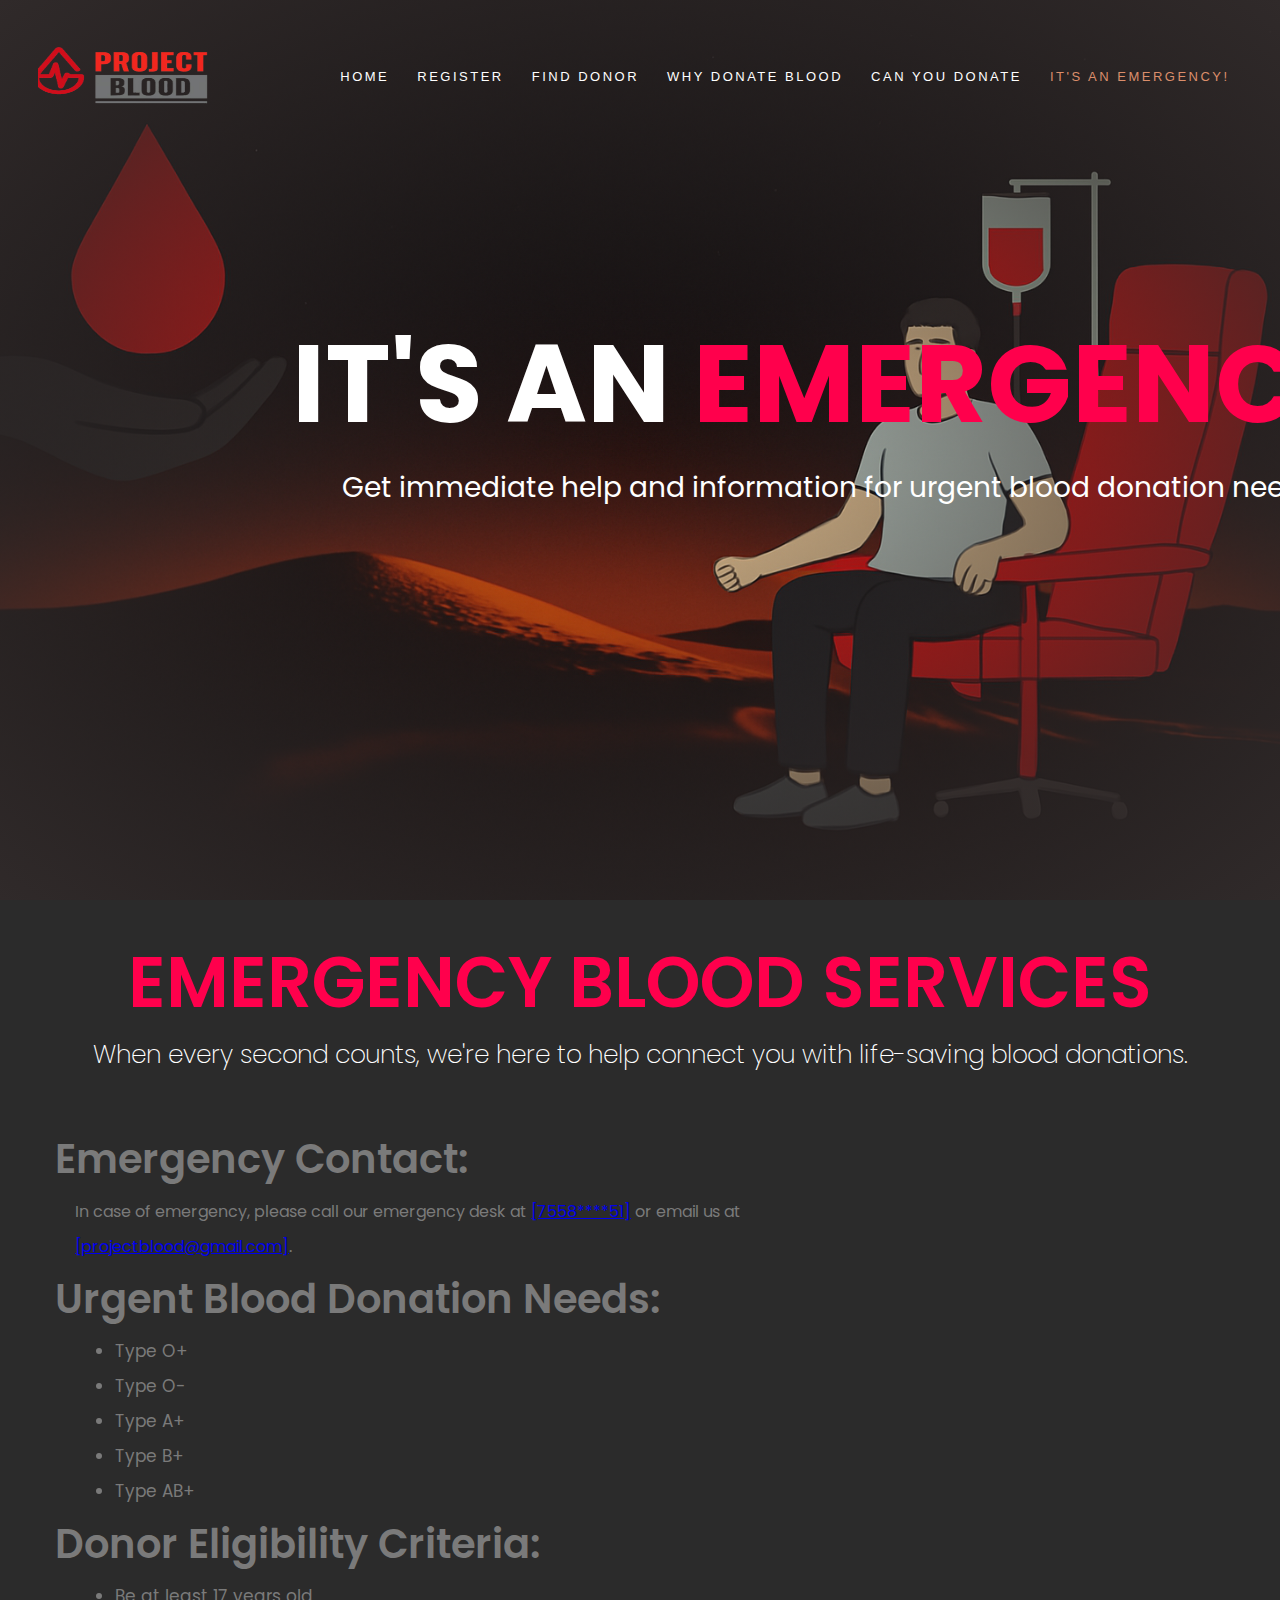
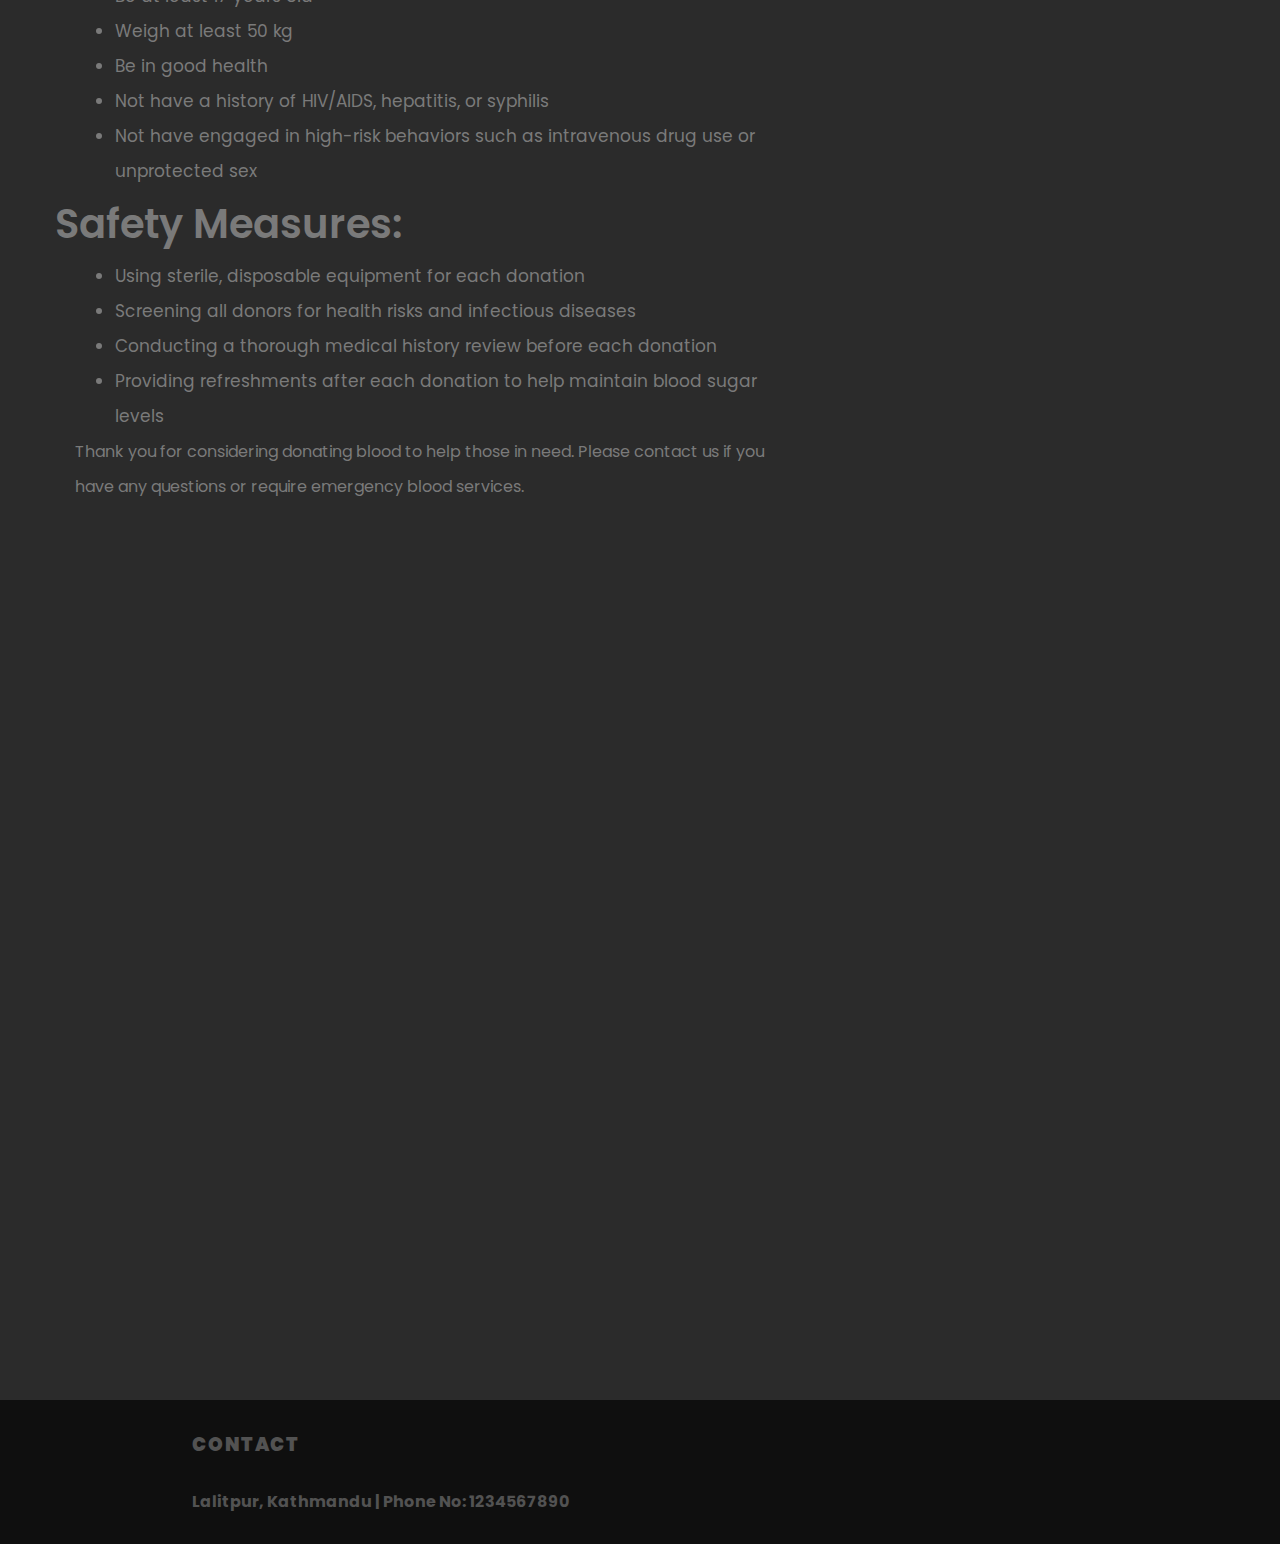
<file: emergency.html>
<!DOCTYPE html>
<html>
<head>
    <title>Project Blood</title>
    <link rel="stylesheet" href="style.css">
    <link rel="preconnect" href="https://fonts.googleapis.com">
    <link rel="preconnect" href="https://fonts.gstatic.com" crossorigin>
    <link href="https://fonts.googleapis.com/css2?family=Poppins:wght@200;300;400;600;700&display=swap"
        rel="stylesheet">
        <link rel="shortcut icon" href="resources/logo.png">
        </head>
        <body>
          <section class="header">
            <nav>
                <a href="index.html"><img src="resources/logo.png" alt="hi"></a>
                    <div class="nav-links">
                    <ul id="nav-list">
                        <li><a href="index.html">HOME</a></li>
                        <li><a href="registration.html">REGISTER</a></li>
                        <li><a href="finddonor.html">FIND DONOR</a></li>
                        <li><a href="whydonateblood.html">WHY DONATE BLOOD</a></li>
                        <li><a href="canyoudonate.html">CAN YOU DONATE</a></li>
                        <li><a href="emergency.html">It's an emergency!</a></li>
                    </ul>
                </div>
            </nav>
        </section>
        <div class="text-box">
            <h1>IT'S AN <span>EMERGENCY</span></h1>
            <p>Get immediate help and information for urgent blood donation needs.</p>
        </div>
        <section class="process">
            <div class="donprocess">
                <h1>
                    EMERGENCY BLOOD SERVICES
                </h1>
                <p> When every second counts, we're here to help connect you with life-saving blood donations.</p>
            </div>
            <div class="actprocess">
                <h2>Emergency Contact:</h2>
                <p>In case of emergency, please call our emergency desk at <a href="tel:[+917558951351]">[7558****51]</a> or email us at <a href="mailto:[projectblood@gmail.com]">[projectblood@gmail.com]</a>.</p>
                <h2>Urgent Blood Donation Needs:</h2>
                <ul>
                  <li>Type O+</li>
                  <li>Type O-</li>
                  <li>Type A+</li>
                  <li>Type B+</li>
                  <li>Type AB+</li>
                </ul>
                <h2>Donor Eligibility Criteria:</h2>
                <ul>
                  <li>Be at least 17 years old</li>
                  <li>Weigh at least 50 kg</li>
                  <li>Be in good health</li>
                  <li>Not have a history of HIV/AIDS, hepatitis, or syphilis</li>
                  <li>Not have engaged in high-risk behaviors such as intravenous drug use or unprotected sex</li>
                </ul>
                <h2>Safety Measures:</h2>
                <ul>
                  <li>Using sterile, disposable equipment for each donation</li>
                  <li>Screening all donors for health risks and infectious diseases</li>
                  <li>Conducting a thorough medical history review before each donation</li>
                  <li>Providing refreshments after each donation to help maintain blood sugar levels</li>
                </ul>
                <p>Thank you for considering donating blood to help those in need. Please contact us if you have any questions or require emergency blood services.</p>
            </div>
        </section>
          <section class="bottom">
            <div class="footer">
            <div class="col-3">
                <h3>CONTACT</h3>
                <p>Lalitpur, Kathmandu | Phone No: 1234567890</p>
            </div>
            </div>
        </section>
   </body>
<script>
// Function to highlight the current page in navigation
function highlightCurrentPage() {
    const currentPath = window.location.pathname.split('/').pop() || 'index.html';
    const navLinks = document.querySelectorAll('#nav-list a');

    navLinks.forEach(link => {
        const href = link.getAttribute('href');
        if (href === currentPath || (currentPath === '' && href === 'index.html')) {
            link.style.color = '#db8e6b';
        }
    });
}

// Highlight current page when DOM is ready
document.addEventListener('DOMContentLoaded', function() {
    highlightCurrentPage();
});
</script>
</html>
</file>
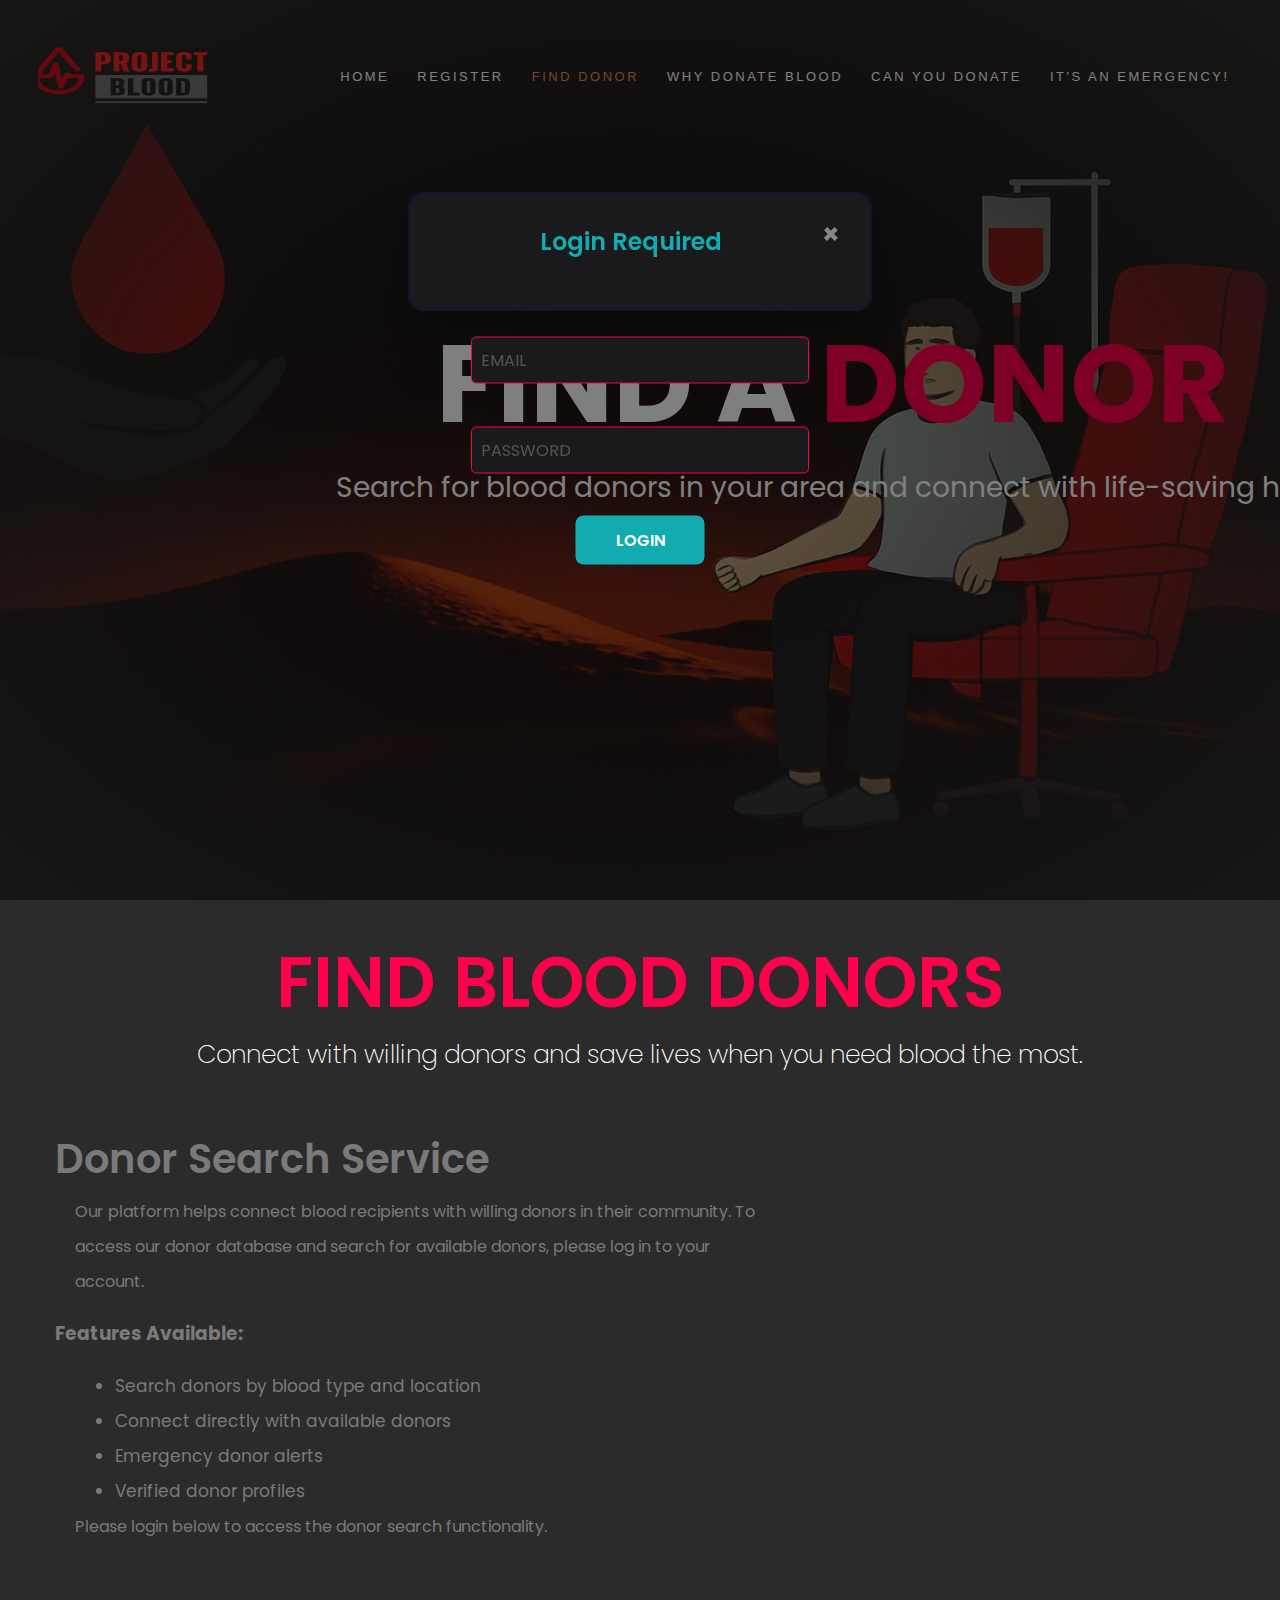
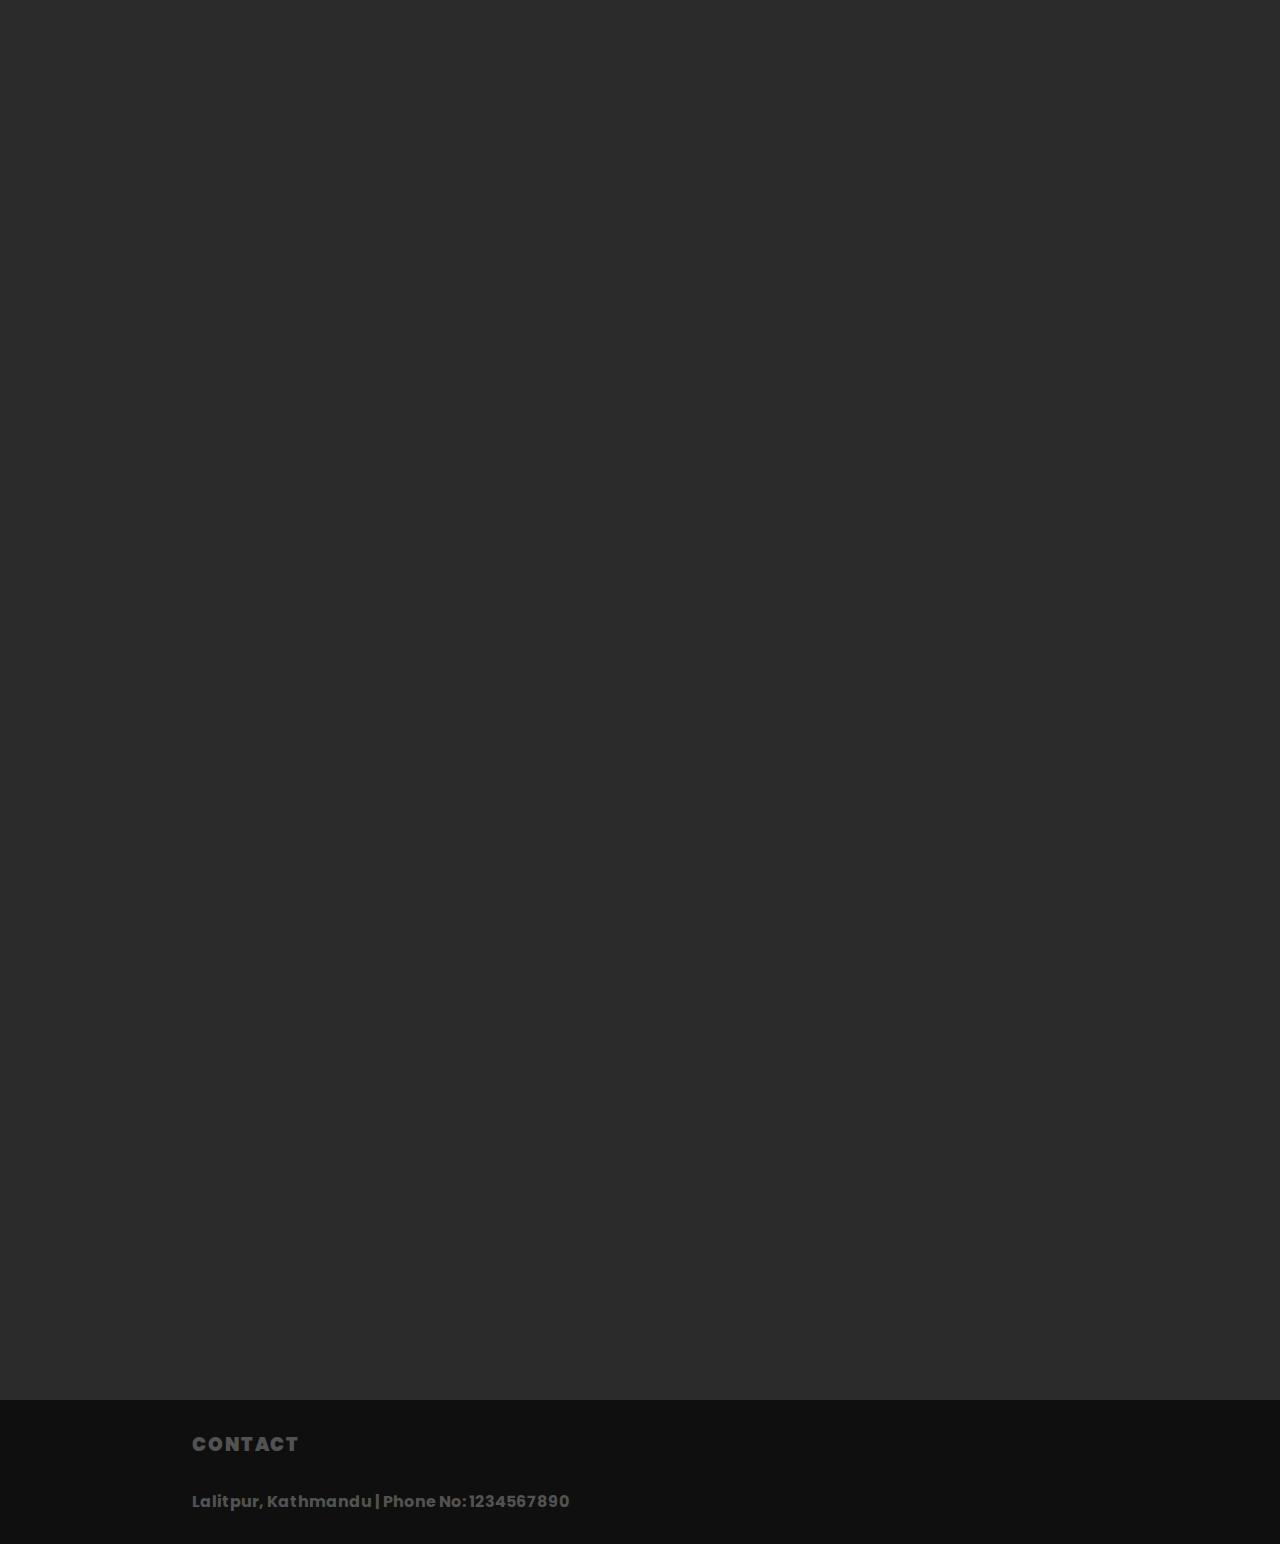
<file: finddonor.html>
<!DOCTYPE html>
<html>
<head>
    <title>Find Donor - Project Blood</title>
    <link rel="stylesheet" href="style.css">
    <link rel="preconnect" href="https://fonts.googleapis.com">
    <link rel="preconnect" href="https://fonts.gstatic.com" crossorigin>
    <link href="https://fonts.googleapis.com/css2?family=Poppins:wght@200;300;400;600;700&display=swap"
        rel="stylesheet">
        <link rel="shortcut icon" href="resources/logo.png">
        <style>
            .modal {
                display: block;
                position: fixed;
                z-index: 1000;
                left: 0;
                top: 0;
                width: 100%;
                height: 100%;
                background-color: rgba(0,0,0,0.5);
            }

            .modal-content {
                background-color: #1A1A1D;
                margin: 15% auto;
                padding: 30px;
                border: 2px solid #15132f;
                width: 80%;
                max-width: 400px;
                border-radius: 15px;
                text-align: center;
                color: #3a3636;
                box-shadow: 0 10px 30px rgba(0,0,0,0.3);
            }

            .modal-content h2 {
                color: #11ABB0;
                font-size: 24px;
                margin-bottom: 20px;
                font-weight: 600;
                background: transparent;
                padding: 0;
                border: none;
            }

            .close {
                color: #888;
                float: right;
                font-size: 28px;
                font-weight: bold;
                cursor: pointer;
                margin-top: -10px;
            }

            .close:hover {
                color: #11ABB0;
            }

            .inputBox, .inputBox2 {
                margin-bottom: 15px;
            }

            .inputBox input, .inputBox2 input {
                width: 100%;
                padding: 10px;
                border: 1px solid #ff004c;
                background: #1A1A1D;
                border-radius: 5px;
                outline: none;
                color: #fff;
                font-size: 1em;
            }

            .inputBox input:focus, .inputBox2 input:focus {
                border-color: #ff004c;
            }

            .button button {
                background-color: #11ABB0;
                border: none;
                color: white;
                padding: 12px 40px;
                border-radius: 8px;
                font-size: 16px;
                font-weight: 600;
                cursor: pointer;
                transition: background-color 0.3s ease;
            }

            .button button:hover {
                background-color: #0e8a8a;
            }
        </style>
</head>
<body>
    <section class="header">
        <nav>
            <a href="index.html"><img src="resources/logo.png" alt="hi"></a>
            <div class="nav-links">
                <ul id="nav-list">
                    <li><a href="index.html">HOME</a></li>
                    <li><a href="registration.html">REGISTER</a></li>
                    <li><a href="finddonor.html">FIND DONOR</a></li>
                    <li><a href="whydonateblood.html">WHY DONATE BLOOD</a></li>
                    <li><a href="canyoudonate.html">CAN YOU DONATE</a></li>
                    <li><a href="emergency.html">It's an emergency!</a></li>
                </ul>
            </div>
        </nav>
    </section>
    <div class="text-box">
        <h1>FIND A <span>DONOR</span></h1>
        <p>Search for blood donors in your area and connect with life-saving help.</p>
    </div>
    <section class="process">
        <div class="donprocess">
            <h1>
                FIND BLOOD DONORS
            </h1>
            <p> Connect with willing donors and save lives when you need blood the most.</p>
        </div>
        <div class="actprocess">
            <h2>Donor Search Service</h2>
            <p>Our platform helps connect blood recipients with willing donors in their community. To access our donor database and search for available donors, please log in to your account.</p>
            <h3>Features Available:</h3>
            <ul>
                <li>Search donors by blood type and location</li>
                <li>Connect directly with available donors</li>
                <li>Emergency donor alerts</li>
                <li>Verified donor profiles</li>
            </ul>
            <p>Please login below to access the donor search functionality.</p>
        </div>
    </section>

    <!-- Login Modal -->
    <div id="loginModal" class="modal">
        <div class="modal-content">
            <span class="close">&times;</span>
            <h2>Login Required</h2>
            <form id="loginForm">
                <div class="inputBox">
                    <input type="email" name="email" required>
                    <span>Email</span>
                </div>
                <div class="inputBox2">
                    <input type="password" name="password" required>
                    <span>Password</span>
                </div>
                <div class="button">
                    <button type="submit">LOGIN</button>
                </div>
            </form>
        </div>
    </div>
    <section class="bottom">
        <div class="footer">
            <div class="col-3">
                <h3>CONTACT</h3>
                <p>Lalitpur, Kathmandu | Phone No: 1234567890</p>
            </div>
        </div>
    </section>

    <script>
        // Get the modal
        var modal = document.getElementById("loginModal");

        // Get the <span> element that closes the modal
        var span = document.getElementsByClassName("close")[0];

        // When the user clicks on <span> (x), close the modal
        span.onclick = function() {
            modal.style.display = "none";
        }

        // When the user clicks anywhere outside of the modal, close it
        window.onclick = function(event) {
            if (event.target == modal) {
                modal.style.display = "none";
            }
        }

        // Handle form submission
        document.getElementById("loginForm").addEventListener("submit", function(event) {
            event.preventDefault();
            // Here you would typically send the login data to a server
            // For now, just close the modal
            modal.style.display = "none";
            alert("Login functionality would be implemented here.");
        });
    </script>
<script>
// Function to highlight the current page in navigation
function highlightCurrentPage() {
    const currentPath = window.location.pathname.split('/').pop() || 'index.html';
    const navLinks = document.querySelectorAll('#nav-list a');

    navLinks.forEach(link => {
        const href = link.getAttribute('href');
        if (href === currentPath || (currentPath === '' && href === 'index.html')) {
            link.style.color = '#db8e6b';
        }
    });
}

// Highlight current page when DOM is ready
document.addEventListener('DOMContentLoaded', function() {
    highlightCurrentPage();
});
</script>
</body>
</html>
</file>
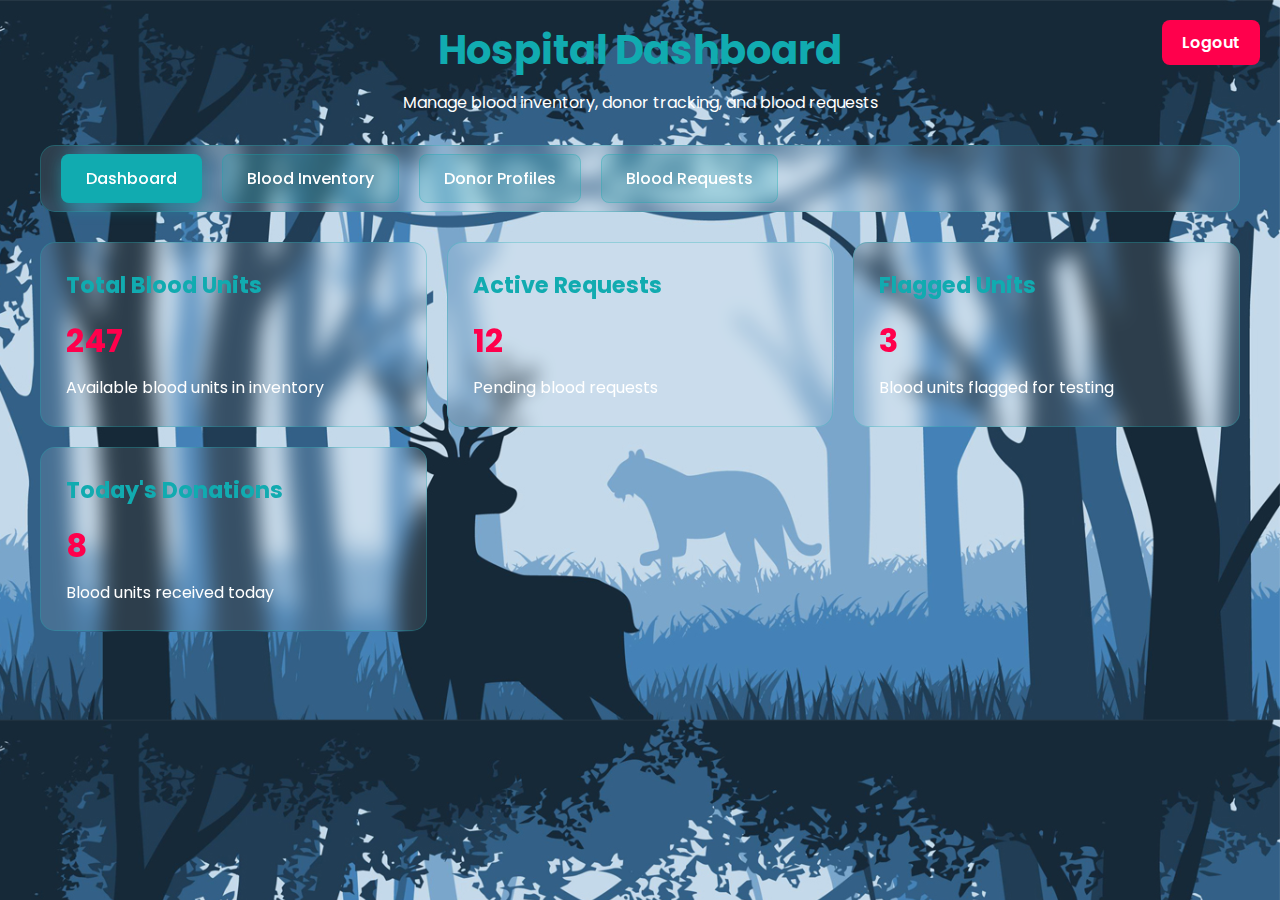
<file: hospital.html>
<!DOCTYPE html>
<html>
<head>
    <title>Hospital Dashboard - Project Blood</title>
    <link rel="stylesheet" href="style.css">
    <link rel="preconnect" href="https://fonts.googleapis.com">
    <link rel="preconnect" href="https://fonts.gstatic.com" crossorigin>
    <link href="https://fonts.googleapis.com/css2?family=Poppins:wght@200;300;400;600;700&display=swap" rel="stylesheet">
    <link rel="shortcut icon" href="resources/logo.png">
    <style>
        body {
            background-image: url("resources/background.jpg");
            background-size: 100%;
            margin: 0;
            font-family: 'Poppins', sans-serif;
        }

        .hospital-container {
            max-width: 1200px;
            margin: 0 auto;
            padding: 20px;
        }

        .hospital-header {
            text-align: center;
            margin-bottom: 30px;
            color: white;
        }

        .hospital-header h1 {
            font-size: 2.5em;
            margin-bottom: 10px;
            color: #11ABB0;
        }

        .hospital-nav {
            background: rgba(255, 255, 255, 0.1);
            backdrop-filter: blur(10px);
            border-radius: 15px;
            padding: 20px;
            margin-bottom: 30px;
            border: 1px solid rgba(17, 171, 176, 0.3);
        }

        .hospital-nav ul {
            list-style: none;
            padding: 0;
            margin: 0;
            display: flex;
            justify-content: center;
            flex-wrap: wrap;
            gap: 20px;
        }

        .hospital-nav li {
            display: inline-block;
        }

        .hospital-nav a {
            color: white;
            text-decoration: none;
            padding: 12px 24px;
            border-radius: 8px;
            background: rgba(17, 171, 176, 0.2);
            border: 1px solid rgba(17, 171, 176, 0.3);
            transition: all 0.3s ease;
            font-weight: 500;
        }

        .hospital-nav a:hover, .hospital-nav a.active {
            background: #11ABB0;
            color: white;
            transform: translateY(-2px);
            box-shadow: 0 5px 15px rgba(17, 171, 176, 0.4);
        }

        .dashboard-content {
            display: grid;
            grid-template-columns: repeat(auto-fit, minmax(300px, 1fr));
            gap: 20px;
            margin-bottom: 30px;
        }

        .dashboard-card {
            background: rgba(255, 255, 255, 0.1);
            backdrop-filter: blur(10px);
            border-radius: 15px;
            padding: 25px;
            border: 1px solid rgba(17, 171, 176, 0.3);
            transition: transform 0.3s ease;
        }

        .dashboard-card:hover {
            transform: translateY(-5px);
        }

        .dashboard-card h3 {
            color: #11ABB0;
            margin-bottom: 15px;
            font-size: 1.4em;
        }

        .dashboard-card p {
            color: white;
            line-height: 1.6;
        }

        .stat-number {
            font-size: 2em;
            font-weight: bold;
            color: #ff004c;
            margin-bottom: 10px;
        }

        .hospital-section {
            background: rgba(255, 255, 255, 0.1);
            backdrop-filter: blur(10px);
            border-radius: 15px;
            padding: 30px;
            margin-bottom: 30px;
            border: 1px solid rgba(17, 171, 176, 0.3);
        }

        .hospital-section h2 {
            color: #11ABB0;
            margin-bottom: 20px;
            font-size: 1.8em;
        }

        .form-group {
            margin-bottom: 20px;
        }

        .form-group label {
            display: block;
            color: white;
            margin-bottom: 5px;
            font-weight: 500;
        }

        .form-group input,
        .form-group select,
        .form-group textarea {
            width: 100%;
            padding: 12px;
            border: 1px solid rgba(17, 171, 176, 0.5);
            border-radius: 8px;
            background: rgba(255, 255, 255, 0.9);
            color: #333;
            font-size: 14px;
        }

        .form-group input:focus,
        .form-group select:focus,
        .form-group textarea:focus {
            outline: none;
            border-color: #11ABB0;
            box-shadow: 0 0 0 2px rgba(17, 171, 176, 0.2);
        }

        .btn {
            background: #11ABB0;
            color: white;
            border: none;
            padding: 12px 24px;
            border-radius: 8px;
            cursor: pointer;
            font-size: 14px;
            font-weight: 600;
            transition: all 0.3s ease;
            margin-right: 10px;
        }

        .btn:hover {
            background: #0e8a8a;
            transform: translateY(-2px);
        }

        .btn-danger {
            background: #ff004c;
        }

        .btn-danger:hover {
            background: #cc0039;
        }

        .btn-warning {
            background: #ff9500;
        }

        .btn-warning:hover {
            background: #e6820a;
        }

        .data-table {
            width: 100%;
            border-collapse: collapse;
            margin-top: 20px;
            background: rgba(255, 255, 255, 0.9);
            border-radius: 8px;
            overflow: hidden;
        }

        .data-table th,
        .data-table td {
            padding: 12px;
            text-align: left;
            border-bottom: 1px solid rgba(17, 171, 176, 0.3);
        }

        .data-table th {
            background: #11ABB0;
            color: white;
            font-weight: 600;
        }

        .data-table tr:hover {
            background: rgba(17, 171, 176, 0.1);
        }

        .logout-btn {
            position: fixed;
            top: 20px;
            right: 20px;
            background: #ff004c;
            color: white;
            border: none;
            padding: 10px 20px;
            border-radius: 8px;
            cursor: pointer;
            font-weight: 600;
            text-decoration: none;
            transition: all 0.3s ease;
        }

        .logout-btn:hover {
            background: #cc0039;
            transform: translateY(-2px);
        }

        .tab-content {
            display: none;
        }

        .tab-content.active {
            display: block;
        }

        .blood-status {
            padding: 4px 8px;
            border-radius: 4px;
            font-size: 12px;
            font-weight: bold;
        }

        .status-safe {
            background: #4CAF50;
            color: white;
        }

        .status-flagged {
            background: #ff004c;
            color: white;
        }

        .status-pending {
            background: #ff9500;
            color: white;
        }

        @media (max-width: 768px) {
            .hospital-nav ul {
                flex-direction: column;
                align-items: center;
            }

            .dashboard-content {
                grid-template-columns: 1fr;
            }
        }
    </style>
</head>
<body>
    <a href="#" onclick="logout()" class="logout-btn">Logout</a>

    <div class="hospital-container">
        <div class="hospital-header">
            <h1>Hospital Dashboard</h1>
            <p>Manage blood inventory, donor tracking, and blood requests</p>
        </div>

        <nav class="hospital-nav">
            <ul>
                <li><a href="#dashboard" class="tab-link active" onclick="showTab('dashboard')">Dashboard</a></li>
                <li><a href="#inventory" class="tab-link" onclick="showTab('inventory')">Blood Inventory</a></li>
                <li><a href="#donors" class="tab-link" onclick="showTab('donors')">Donor Profiles</a></li>
                <li><a href="#requests" class="tab-link" onclick="showTab('requests')">Blood Requests</a></li>
            </ul>
        </nav>

        <!-- Dashboard Tab -->
        <div id="dashboard" class="tab-content active">
            <div class="dashboard-content">
                <div class="dashboard-card">
                    <h3>Total Blood Units</h3>
                    <div class="stat-number" id="totalUnits">--</div>
                    <p>Available blood units in inventory</p>
                </div>
                <div class="dashboard-card">
                    <h3>Active Requests</h3>
                    <div class="stat-number" id="activeRequests">--</div>
                    <p>Pending blood requests</p>
                </div>
                <div class="dashboard-card">
                    <h3>Flagged Units</h3>
                    <div class="stat-number" id="flaggedUnits">--</div>
                    <p>Blood units flagged for testing</p>
                </div>
                <div class="dashboard-card">
                    <h3>Today's Donations</h3>
                    <div class="stat-number" id="todayDonations">--</div>
                    <p>Blood units received today</p>
                </div>
            </div>
        </div>

        <!-- Blood Inventory Tab -->
        <div id="inventory" class="tab-content">
            <div class="hospital-section">
                <h2>Blood Inventory Tracking</h2>
                <div style="margin-bottom: 20px;">
                    <button class="btn" onclick="refreshInventory()">Refresh Inventory</button>
                    <button class="btn" onclick="exportInventory()">Export Report</button>
                </div>

                <table class="data-table" id="inventoryTable">
                    <thead>
                        <tr>
                            <th>Blood Unit ID</th>
                            <th>Blood Type</th>
                            <th>Donor ID</th>
                            <th>Donor Name</th>
                            <th>Collection Date</th>
                            <th>Expiry Date</th>
                            <th>Status</th>
                            <th>Reason</th>
                            <th>Actions</th>
                        </tr>
                    </thead>
                    <tbody id="inventoryTableBody">
                        <tr>
                            <td colspan="9" style="text-align: center; color: #666;">Loading inventory...</td>
                        </tr>
                    </tbody>
                </table>
            </div>
        </div>

        <!-- Donor Profiles Tab -->
        <div id="donors" class="tab-content">
            <div class="hospital-section">
                <h2>Donor Profile Management</h2>
                <div class="form-group">
                    <label for="searchDonor">Search Donors:</label>
                    <input type="text" id="searchDonor" placeholder="Enter donor ID, name, or blood type...">
                    <button class="btn" onclick="searchDonors()">Search</button>
                </div>

                <table class="data-table" id="donorsTable">
                    <thead>
                        <tr>
                            <th>Donor ID</th>
                            <th>Name</th>
                            <th>Blood Type</th>
                            <th>Last Donation</th>
                            <th>Medical History</th>
                            <th>Status</th>
                            <th>Actions</th>
                        </tr>
                    </thead>
                    <tbody id="donorsTableBody">
                        <tr>
                            <td colspan="7" style="text-align: center; color: #666;">Loading donor profiles...</td>
                        </tr>
                    </tbody>
                </table>
            </div>
        </div>

        <!-- Blood Requests Tab -->
        <div id="requests" class="tab-content">
            <div class="hospital-section">
                <h2>Blood Request Management</h2>
                <div style="margin-bottom: 20px;">
                    <button class="btn" onclick="showRequestForm()">New Blood Request</button>
                    <button class="btn" onclick="refreshRequests()">Refresh Requests</button>
                </div>

                <div id="requestForm" style="display: none; margin-bottom: 20px;">
                    <h3>Request Blood for Hospital Inventory</h3>
                    <form id="bloodRequestForm" onsubmit="submitBloodRequest(event)">
                        <div style="display: grid; grid-template-columns: 1fr 1fr; gap: 15px;">
                            <div class="form-group">
                                <label for="bloodType">Blood Type Required:</label>
                                <select id="bloodType" required>
                                    <option value="">Select Blood Type</option>
                                    <option value="A+">A+</option>
                                    <option value="A-">A-</option>
                                    <option value="B+">B+</option>
                                    <option value="B-">B-</option>
                                    <option value="AB+">AB+</option>
                                    <option value="AB-">AB-</option>
                                    <option value="O+">O+</option>
                                    <option value="O-">O-</option>
                                </select>
                            </div>
                            <div class="form-group">
                                <label for="unitsNeeded">Units Needed:</label>
                                <input type="number" id="unitsNeeded" min="1" required>
                            </div>
                            <div class="form-group">
                                <label for="urgency">Urgency Level:</label>
                                <select id="urgency" required>
                                    <option value="normal">Normal</option>
                                    <option value="urgent">Urgent</option>
                                    <option value="critical">Critical</option>
                                </select>
                            </div>
                            <div class="form-group">
                                <label for="requiredBy">Required By:</label>
                                <input type="date" id="requiredBy" required>
                            </div>
                        </div>
                        <div class="form-group">
                            <label for="reason">Reason for Request:</label>
                            <textarea id="reason" rows="3" placeholder="Please specify why blood is needed (e.g., surgery, emergency, low inventory)" required></textarea>
                        </div>
                        <button type="submit" class="btn">Submit Request</button>
                        <button type="button" class="btn btn-danger" onclick="hideRequestForm()">Cancel</button>
                    </form>
                </div>

                <table class="data-table" id="requestsTable">
                    <thead>
                        <tr>
                            <th>Request ID</th>
                            <th>Hospital</th>
                            <th>Blood Type</th>
                            <th>Units</th>
                            <th>Urgency</th>
                            <th>Status</th>
                            <th>Actions</th>
                        </tr>
                    </thead>
                    <tbody id="requestsTableBody">
                        <tr>
                            <td colspan="7" style="text-align: center; color: #666;">Loading requests...</td>
                        </tr>
                    </tbody>
                </table>
            </div>
        </div>
    </div>

    <script>
        // Tab switching functionality
        function showTab(tabName) {
            // Hide all tab contents
            const tabContents = document.querySelectorAll('.tab-content');
            tabContents.forEach(content => content.classList.remove('active'));

            // Remove active class from all tab links
            const tabLinks = document.querySelectorAll('.tab-link');
            tabLinks.forEach(link => link.classList.remove('active'));

            // Show selected tab
            document.getElementById(tabName).classList.add('active');
            event.target.classList.add('active');

            // Load data for the selected tab
            loadTabData(tabName);
        }

        // Load data for different tabs
        function loadTabData(tabName) {
            switch(tabName) {
                case 'dashboard':
                    loadDashboardStats();
                    break;
                case 'inventory':
                    loadInventoryData();
                    break;
                case 'donors':
                    loadDonorsData();
                    break;
                case 'requests':
                    loadRequestsData();
                    break;
            }
        }

        // Dashboard statistics
        function loadDashboardStats() {
            setTimeout(() => {
                document.getElementById('totalUnits').textContent = '247';
                document.getElementById('activeRequests').textContent = '12';
                document.getElementById('flaggedUnits').textContent = '3';
                document.getElementById('todayDonations').textContent = '8';
            }, 500);
        }

        // Blood inventory
        function loadInventoryData() {
            const tbody = document.getElementById('inventoryTableBody');
            tbody.innerHTML = `
                <tr>
                    <td>BU001</td>
                    <td>O+</td>
                    <td>D001</td>
                    <td>John Doe</td>
                    <td>2024-01-15</td>
                    <td>2024-04-15</td>
                    <td><span class="blood-status status-safe">Safe</span></td>
                    <td>-</td>
                    <td>
                        <button class="btn btn-warning" onclick="flagBlood('BU001')">Flag</button>
                        <button class="btn" onclick="viewBloodDetails('BU001')">Details</button>
                    </td>
                </tr>
                <tr>
                    <td>BU002</td>
                    <td>A-</td>
                    <td>D002</td>
                    <td>Jane Smith</td>
                    <td>2024-01-20</td>
                    <td>2024-04-20</td>
                    <td><span class="blood-status status-flagged">Flagged</span></td>
                    <td>Suspected contamination - awaiting lab results</td>
                    <td>
                        <button class="btn btn-danger" onclick="unflagBlood('BU002')">Unflag</button>
                        <button class="btn" onclick="viewBloodDetails('BU002')">Details</button>
                    </td>
                </tr>
                <tr>
                    <td>BU003</td>
                    <td>B+</td>
                    <td>D003</td>
                    <td>Bob Wilson</td>
                    <td>2024-01-25</td>
                    <td>2024-04-25</td>
                    <td><span class="blood-status status-safe">Safe</span></td>
                    <td>-</td>
                    <td>
                        <button class="btn btn-warning" onclick="flagBlood('BU003')">Flag</button>
                        <button class="btn" onclick="viewBloodDetails('BU003')">Details</button>
                    </td>
                </tr>
            `;
        }

        // Donor profiles
        function loadDonorsData() {
            const tbody = document.getElementById('donorsTableBody');
            tbody.innerHTML = `
                <tr>
                    <td>D001</td>
                    <td>John Doe</td>
                    <td>O+</td>
                    <td>2024-01-15</td>
                    <td>Clean</td>
                    <td>Active</td>
                    <td>
                        <button class="btn" onclick="viewDonorProfile('D001')">View Profile</button>
                        <button class="btn btn-warning" onclick="flagDonor('D001')">Flag</button>
                    </td>
                </tr>
                <tr>
                    <td>D002</td>
                    <td>Jane Smith</td>
                    <td>A-</td>
                    <td>2024-01-20</td>
                    <td>Hepatitis B</td>
                    <td>Flagged</td>
                    <td>
                        <button class="btn" onclick="viewDonorProfile('D002')">View Profile</button>
                        <button class="btn btn-danger" onclick="unflagDonor('D002')">Unflag</button>
                    </td>
                </tr>
            `;
        }

        // Blood requests
        function loadRequestsData() {
            const tbody = document.getElementById('requestsTableBody');
            tbody.innerHTML = `
                <tr>
                    <td>RQ001</td>
                    <td>City General Hospital</td>
                    <td>B+</td>
                    <td>2</td>
                    <td style="color: #ff004c; font-weight: bold;">URGENT</td>
                    <td>Pending</td>
                    <td>
                        <button class="btn" onclick="fulfillRequest('RQ001')">Fulfill</button>
                        <button class="btn" onclick="viewRequestDetails('RQ001')">Details</button>
                    </td>
                </tr>
                <tr>
                    <td>RQ002</td>
                    <td>Regional Medical Center</td>
                    <td>AB-</td>
                    <td>1</td>
                    <td>Normal</td>
                    <td>Fulfilled</td>
                    <td>
                        <button class="btn" onclick="viewRequestDetails('RQ002')">Details</button>
                    </td>
                </tr>
            `;
        }

        // Search donors
        function searchDonors() {
            const searchTerm = document.getElementById('searchDonor').value;
            alert(`Searching for donors: ${searchTerm}\n\nBackend integration needed for actual search functionality.`);
        }

        // Blood inventory functions
        function refreshInventory() {
            loadInventoryData();
            alert('Inventory refreshed');
        }

        function exportInventory() {
            alert('Exporting inventory report...\n\nBackend integration needed for actual export functionality.');
        }

        function flagBlood(unitId) {
            const reason = prompt(`Please provide a reason for flagging blood unit ${unitId}:`, '');
            if (reason !== null && reason.trim() !== '') {
                alert(`Blood unit ${unitId} flagged for testing\nReason: ${reason}\n\nBackend integration needed for actual flagging.`);
                loadInventoryData();
            } else if (reason !== null) {
                alert('Reason is required to flag a blood unit.');
            }
        }

        function unflagBlood(unitId) {
            if (confirm(`Remove flag from blood unit ${unitId}?`)) {
                alert(`Blood unit ${unitId} unflagged\n\nBackend integration needed for actual unflagging.`);
                loadInventoryData();
            }
        }

        function viewBloodDetails(unitId) {
            alert(`Viewing details for blood unit ${unitId}\n\nBackend integration needed for blood unit details.`);
        }

        // Donor functions
        function viewDonorProfile(donorId) {
            alert(`Viewing profile for donor ${donorId}\n\nBackend integration needed for donor profile details.`);
        }

        function flagDonor(donorId) {
            if (confirm(`Flag donor ${donorId} for medical reasons?`)) {
                alert(`Donor ${donorId} flagged\n\nBackend integration needed for donor flagging.`);
                loadDonorsData();
            }
        }

        function unflagDonor(donorId) {
            if (confirm(`Remove flag from donor ${donorId}?`)) {
                alert(`Donor ${donorId} unflagged\n\nBackend integration needed for donor unflagging.`);
                loadDonorsData();
            }
        }

        // Request functions
        function showRequestForm() {
            document.getElementById('requestForm').style.display = 'block';
        }

        function hideRequestForm() {
            document.getElementById('requestForm').style.display = 'none';
        }

        function submitBloodRequest(event) {
            event.preventDefault();
            const formData = new FormData(event.target);
            const requestData = Object.fromEntries(formData);

            alert(`Submitting blood request:\n${JSON.stringify(requestData, null, 2)}\n\nBackend integration needed for actual request submission.`);
            hideRequestForm();
            event.target.reset();
            loadRequestsData();
        }

        function refreshRequests() {
            loadRequestsData();
            alert('Requests refreshed');
        }

        function fulfillRequest(requestId) {
            alert(`Fulfilling request ${requestId}\n\nBackend integration needed for request fulfillment.`);
            loadRequestsData();
        }

        function viewRequestDetails(requestId) {
            alert(`Viewing details for request ${requestId}\n\nBackend integration needed for request details.`);
        }

        // Logout function
        function logout() {
            localStorage.clear();
            sessionStorage.clear();
            alert('Logged out successfully!');
            window.location.href = 'index.html';
        }

        // Initialize dashboard on page load
        document.addEventListener('DOMContentLoaded', function() {
            loadDashboardStats();
        });
    </script>
</body>
</html>
</file>
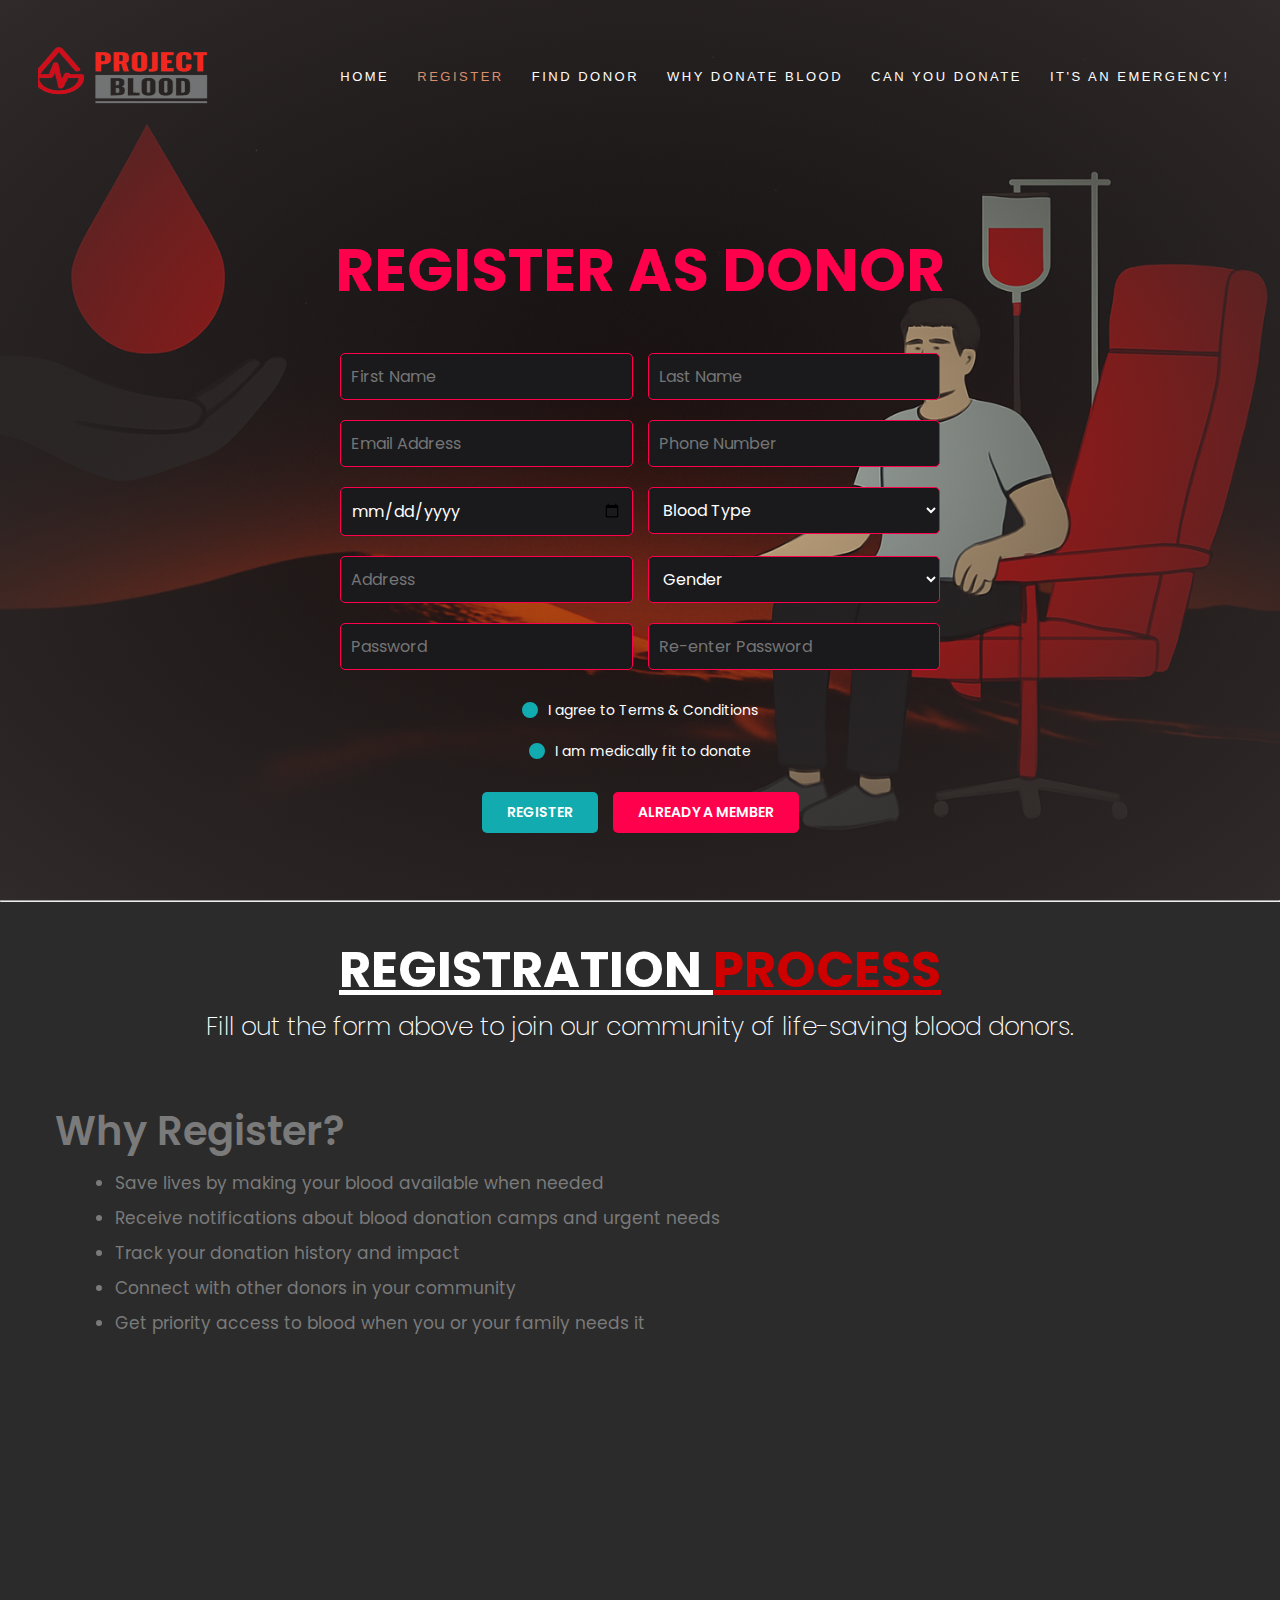
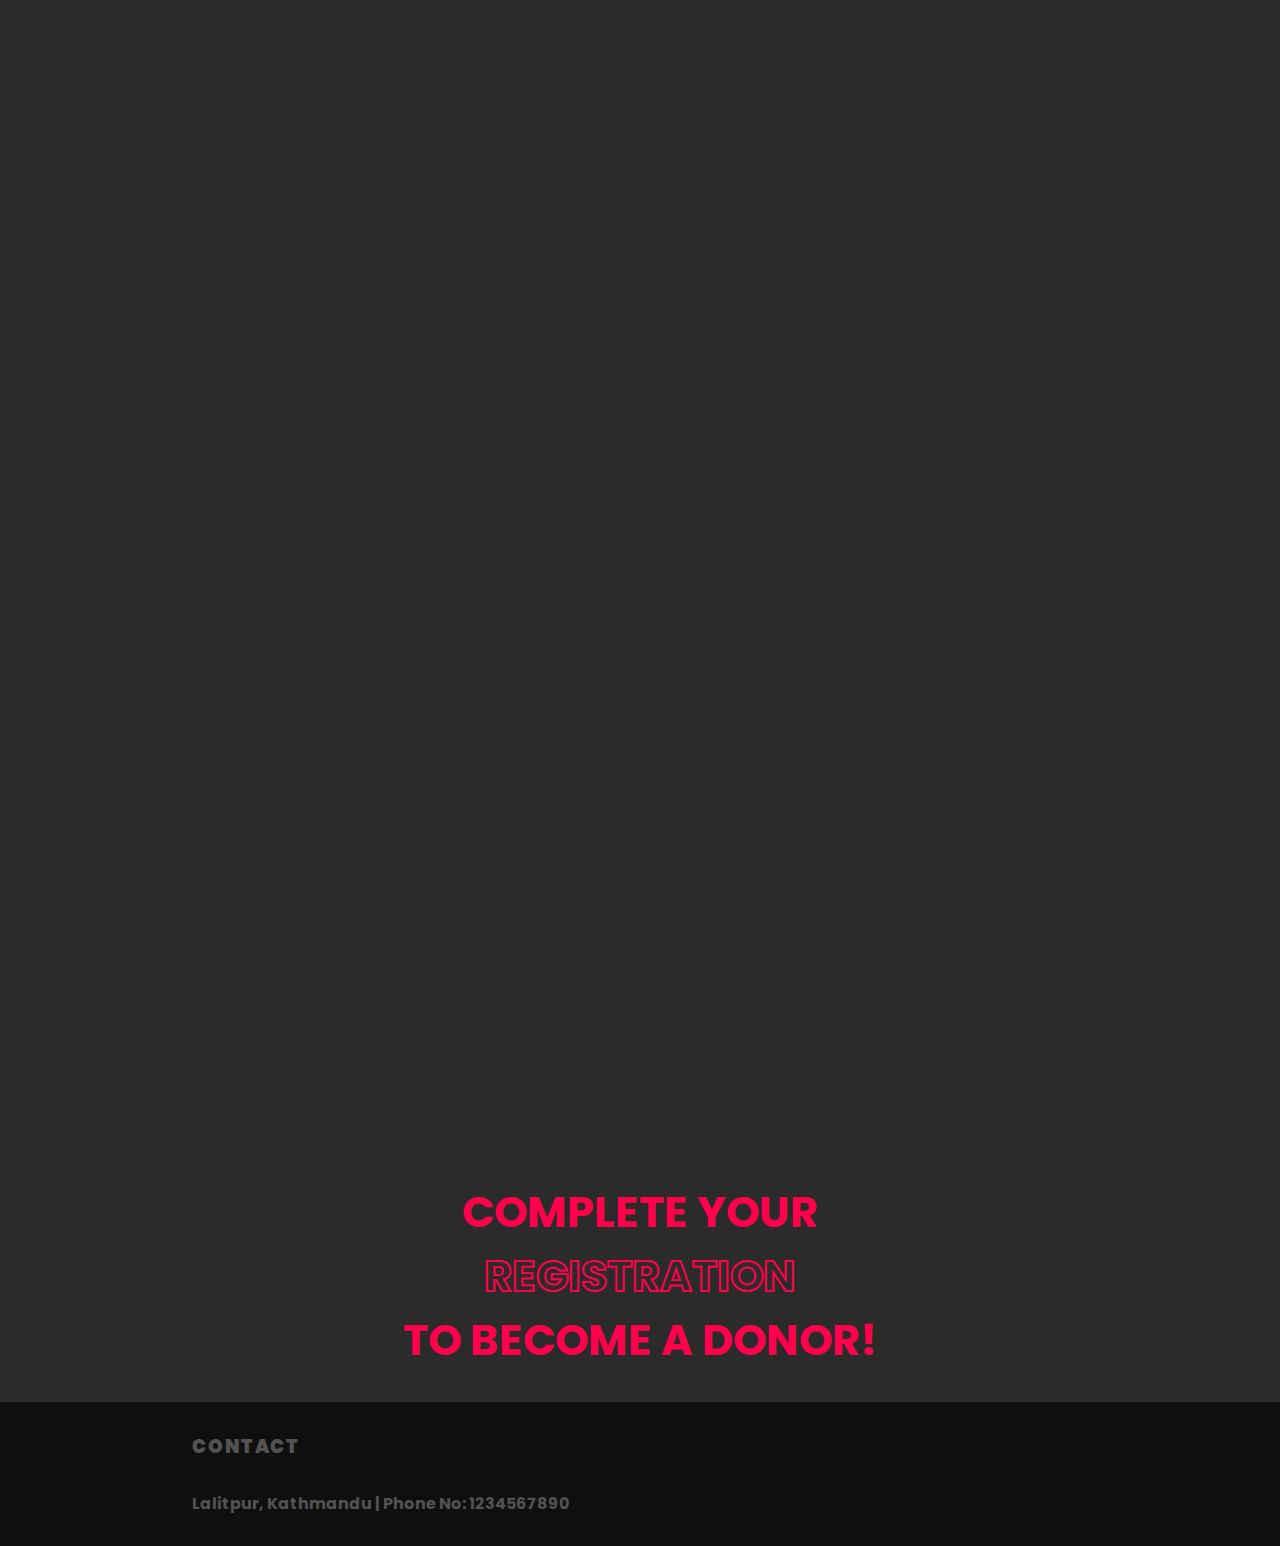
<file: registration.html>
<!DOCTYPE html>
<html>
<head>
    <title>Register - Project Blood</title>
    <link rel="stylesheet" href="style.css">
    <link rel="preconnect" href="https://fonts.googleapis.com">
    <link rel="preconnect" href="https://fonts.gstatic.com" crossorigin>
    <link href="https://fonts.googleapis.com/css2?family=Poppins:wght@200;300;400;600;700&display=swap"
        rel="stylesheet">
        <link rel="shortcut icon" href="resources/logo.png">
        <style>
            .modal {
                display: block;
                position: fixed;
                z-index: 1000;
                left: 0;
                top: 0;
                width: 100%;
                height: 100%;
                background-color: rgba(0,0,0,0.5);
            }

            .modal-content {
                background-color: #f5f5f5;
                margin: 5% auto;
                padding: 30px;
                border: 2px solid #11ABB0;
                width: 90%;
                max-width: 500px;
                border-radius: 15px;
                text-align: center;
                color: #3a3636;
                box-shadow: 0 10px 30px rgba(0,0,0,0.3);
                max-height: 90vh;
                overflow-y: auto;
            }

            .modal-content h2 {
                color: #11ABB0;
                font-size: 24px;
                margin-bottom: 20px;
                font-weight: 600;
                background: transparent;
                padding: 0;
                border: none;
            }

            .close {
                color: #888;
                float: right;
                font-size: 28px;
                font-weight: bold;
                cursor: pointer;
                margin-top: -10px;
            }

            .close:hover {
                color: #11ABB0;
            }

            .inputBox, .inputBox2 {
                margin-bottom: 15px;
            }

            .inputBox input, .inputBox2 input, .inputBox select, .inputBox2 select {
                width: 100%;
                padding: 10px;
                border: 1px solid #ff004c;
                background: #1A1A1D;
                border-radius: 5px;
                outline: none;
                color: #fff;
                font-size: 1em;
                box-sizing: border-box;
            }

            .inputBox input:focus, .inputBox2 input:focus,
            .inputBox select:focus, .inputBox2 select:focus {
                border-color: #ff004c;
            }

            .inputBox label, .inputBox2 label {
                display: block;
                text-align: left;
                margin-bottom: 5px;
                color: #3a3636;
                font-weight: 500;
            }

            .checkbox-group {
                display: flex;
                align-items: center;
                margin-bottom: 15px;
                text-align: left;
            }

            .checkbox-group input[type="checkbox"] {
                margin-right: 10px;
                width: auto;
            }

            .checkbox-group label {
                margin: 0;
                font-size: 14px;
                line-height: 1.4;
            }

            .button button {
                background-color: #11ABB0;
                border: none;
                color: white;
                padding: 12px 40px;
                border-radius: 8px;
                font-size: 16px;
                font-weight: 600;
                cursor: pointer;
                transition: background-color 0.3s ease;
                width: 100%;
                margin-top: 10px;
            }

            .button button:hover {
                background-color: #0e8a8a;
            }

            .form-row {
                display: flex;
                gap: 15px;
                margin-bottom: 15px;
            }

            .form-row .inputBox, .form-row .inputBox2 {
                flex: 1;
                margin-bottom: 0;
            }

            .donor-form {
                width: 60%;
                margin: 0 auto;
                border-radius: 20px;
                box-shadow: 0 0 20px rgba(0, 0, 0, 0.2);
                background-color: rgba(255, 255, 255, 0.9);
                padding: 40px;
                margin-top: 30px;
                backdrop-filter: blur(10px);
            }

            .donor-form label {
                letter-spacing: 0.2em;
                display: block;
                color: #3a3636;
                text-align: left;
                font-size: 16px;
                font-weight: 600;
                margin-bottom: 8px;
            }

            .donor-form input,
            .donor-form select {
                width: 100%;
                height: 45px;
                padding: 10px;
                border: 1px solid #11ABB0;
                background: #f8f8f8;
                border-radius: 8px;
                outline: none;
                color: #333;
                font-size: 14px;
                margin-bottom: 5px;
                box-sizing: border-box;
                transition: border-color 0.3s ease;
            }

            .donor-form input:focus,
            .donor-form select:focus {
                border-color: #ff004c;
                box-shadow: 0 0 0 2px rgba(255, 0, 76, 0.1);
            }

            .donor-form button {
                background-color: #11ABB0;
                border: none;
                color: white;
                padding: 15px 50px;
                border-radius: 8px;
                text-decoration: none;
                font-size: 16px;
                font-weight: 600;
                cursor: pointer;
                transition: all 0.3s ease;
                width: 100%;
                margin-top: 20px;
            }

            .donor-form button:hover {
                background-color: #0e8a8a;
                transform: translateY(-2px);
                box-shadow: 0 5px 15px rgba(17, 171, 176, 0.4);
            }

            @media (max-width: 768px) {
                .donor-form {
                    width: 90%;
                    padding: 30px 20px;
                }

                .form-row {
                    flex-direction: column;
                    gap: 0;
                }
            }
        </style>
</head>
<body>
    <section class="header">
        <nav>
            <a href="index.html"><img src="resources/logo.png" alt="hi"></a>
            <div class="nav-links">
                <ul id="nav-list">
                    <li><a href="index.html">HOME</a></li>
                    <li><a href="registration.html">REGISTER</a></li>
                    <li><a href="finddonor.html">FIND DONOR</a></li>
                    <li><a href="whydonateblood.html">WHY DONATE BLOOD</a></li>
                    <li><a href="canyoudonate.html">CAN YOU DONATE</a></li>
                    <li><a href="emergency.html">It's an emergency!</a></li>
                </ul>
            </div>
        </nav>

        <div class="login">
            <h1>REGISTER AS <span>DONOR</span></h1>
        </div>

        <!-- Registration Form (two-column layout) -->
        <form id="registrationForm" action="register.php" method="post" style="max-width: 600px; margin: 200px auto 0 auto;">
            <div style="display: grid; grid-template-columns: 1fr 1fr; gap: 15px; margin-bottom: 20px;">
                <div style="position: relative;">
                    <input type="text" id="firstName" name="firstName" placeholder="First Name" required style="width: 100%; padding: 10px; border: 1px solid #ff004c; background: #1A1A1D; border-radius: 5px; outline: none; color: #fff; font-size: 1em; box-sizing: border-box;">
                </div>
                <div style="position: relative;">
                    <input type="text" id="lastName" name="lastName" placeholder="Last Name" required style="width: 100%; padding: 10px; border: 1px solid #ff004c; background: #1A1A1D; border-radius: 5px; outline: none; color: #fff; font-size: 1em; box-sizing: border-box;">
                </div>
            </div>

            <div style="display: grid; grid-template-columns: 1fr 1fr; gap: 15px; margin-bottom: 20px;">
                <div style="position: relative;">
                    <input type="email" id="email" name="email" placeholder="Email Address" required style="width: 100%; padding: 10px; border: 1px solid #ff004c; background: #1A1A1D; border-radius: 5px; outline: none; color: #fff; font-size: 1em; box-sizing: border-box;">
                </div>
                <div style="position: relative;">
                    <input type="tel" id="phone" name="phone" placeholder="Phone Number" required style="width: 100%; padding: 10px; border: 1px solid #ff004c; background: #1A1A1D; border-radius: 5px; outline: none; color: #fff; font-size: 1em; box-sizing: border-box;">
                </div>
            </div>

            <div style="display: grid; grid-template-columns: 1fr 1fr; gap: 15px; margin-bottom: 20px;">
                <div style="position: relative;">
                    <input type="date" id="dob" name="dob" required style="width: 100%; padding: 10px; border: 1px solid #ff004c; background: #1A1A1D; border-radius: 5px; outline: none; color: #fff; font-size: 1em; box-sizing: border-box;">
                </div>
                <div style="position: relative;">
                    <select id="bloodType" name="bloodType" required style="width: 100%; padding: 10px; border: 1px solid #ff004c; background: #1A1A1D; border-radius: 5px; outline: none; color: #fff; font-size: 1em; box-sizing: border-box;">
                        <option value="">Blood Type</option>
                        <option value="A+">A+</option>
                        <option value="A-">A-</option>
                        <option value="B+">B+</option>
                        <option value="B-">B-</option>
                        <option value="AB+">AB+</option>
                        <option value="AB-">AB-</option>
                        <option value="O+">O+</option>
                        <option value="O-">O-</option>
                    </select>
                </div>
            </div>

            <div style="display: grid; grid-template-columns: 1fr 1fr; gap: 15px; margin-bottom: 20px;">
                <div style="position: relative;">
                    <input type="text" id="address" name="address" placeholder="Address" required style="width: 100%; padding: 10px; border: 1px solid #ff004c; background: #1A1A1D; border-radius: 5px; outline: none; color: #fff; font-size: 1em; box-sizing: border-box;">
                </div>
                <div style="position: relative;">
                    <select id="gender" name="gender" required style="width: 100%; padding: 10px; border: 1px solid #ff004c; background: #1A1A1D; border-radius: 5px; outline: none; color: #fff; font-size: 1em; box-sizing: border-box;">
                        <option value="">Gender</option>
                        <option value="male">Male</option>
                        <option value="female">Female</option>
                        <option value="other">Other</option>
                    </select>
                </div>
            </div>

            <div style="display: grid; grid-template-columns: 1fr 1fr; gap: 15px; margin-bottom: 30px;">
                <div style="position: relative;">
                    <input type="password" id="password" name="password" placeholder="Password" required style="width: 100%; padding: 10px; border: 1px solid #ff004c; background: #1A1A1D; border-radius: 5px; outline: none; color: #fff; font-size: 1em; box-sizing: border-box;">
                </div>
                <div style="position: relative;">
                    <input type="password" id="confirmPassword" name="confirmPassword" placeholder="Re-enter Password" required style="width: 100%; padding: 10px; border: 1px solid #ff004c; background: #1A1A1D; border-radius: 5px; outline: none; color: #fff; font-size: 1em; box-sizing: border-box;">
                </div>
            </div>

            <div style="margin-bottom: 20px; display: flex; align-items: center; justify-content: center; color: white; font-size: 14px;">
                <div style="width: 12px; height: 12px; border: 2px solid #11ABB0; border-radius: 50%; margin-right: 10px; background: #11ABB0; flex-shrink: 0;"></div>
                <span>I agree to Terms & Conditions</span>
            </div>

            <div style="margin-bottom: 30px; display: flex; align-items: center; justify-content: center; color: white; font-size: 14px;">
                <div style="width: 12px; height: 12px; border: 2px solid #11ABB0; border-radius: 50%; margin-right: 10px; background: #11ABB0; flex-shrink: 0;"></div>
                <span>I am medically fit to donate</span>
            </div>

            <div style="display: flex; justify-content: center; gap: 15px; margin-bottom: 20px;">
                <button type="submit" style="background-color: #11ABB0; border: none; color: white; padding: 10px 25px; border-radius: 5px; font-size: 14px; font-weight: 600; cursor: pointer;">REGISTER</button>
                <a href="index.html" style="background: #ff004c; color: white; padding: 10px 25px; border-radius: 5px; text-decoration: none; font-size: 14px; font-weight: 600; display: inline-block;">ALREADY A MEMBER</a>
            </div>
        </form>
    </section>

    <hr style="color: #11ABB0;">
    <section class="process">
        <div class="donprocess">
            <span class="donateabout">REGISTRATION </span><span class="donateabout1"> PROCESS</span>
            <h4>COMPLETE YOUR <span>REGISTRATION</span><br>TO BECOME A DONOR!</h4>
            <p>Fill out the form above to join our community of life-saving blood donors.</p>
        </div>
        <div class="actprocess">
            <h2>Why Register?</h2>
            <ul>
                <li>Save lives by making your blood available when needed</li>
                <li>Receive notifications about blood donation camps and urgent needs</li>
                <li>Track your donation history and impact</li>
                <li>Connect with other donors in your community</li>
                <li>Get priority access to blood when you or your family needs it</li>
            </ul>
        </div>
    </section>

    <section class="bottom">
        <div class="footer">
            <div class="col-3">
                <h3>CONTACT</h3>
                <p>Lalitpur, Kathmandu | Phone No: 1234567890</p>
            </div>
        </div>
    </section>

    <script>
// Function to highlight the current page in navigation
function highlightCurrentPage() {
    const currentPath = window.location.pathname.split('/').pop() || 'index.html';
    const navLinks = document.querySelectorAll('#nav-list a');

    navLinks.forEach(link => {
        const href = link.getAttribute('href');
        if (href === currentPath || (currentPath === '' && href === 'index.html')) {
            link.style.color = '#db8e6b';
        }
    });
}

// Show the modal when page loads
document.addEventListener('DOMContentLoaded', function() {
    highlightCurrentPage();
    // Modal is already visible via CSS display: block
});

// Close modal function
function closeModal() {
    window.location.href = 'index.html';
}

// Handle form submission
document.getElementById("registrationForm").addEventListener("submit", function(event) {
    event.preventDefault();

    // Basic validation
    const password = document.getElementById('password').value;
    const confirmPassword = document.getElementById('confirmPassword').value;

    if (password.length < 6) {
        alert("Password must be at least 6 characters long.");
        return;
    }

    if (password !== confirmPassword) {
        alert("Passwords do not match. Please re-enter your password.");
        return;
    }

    // Here you would typically send the data to your backend
    alert("Registration functionality would be implemented here. Form data would be sent to register.php");
});
</script>
</body>
</html>
</file>
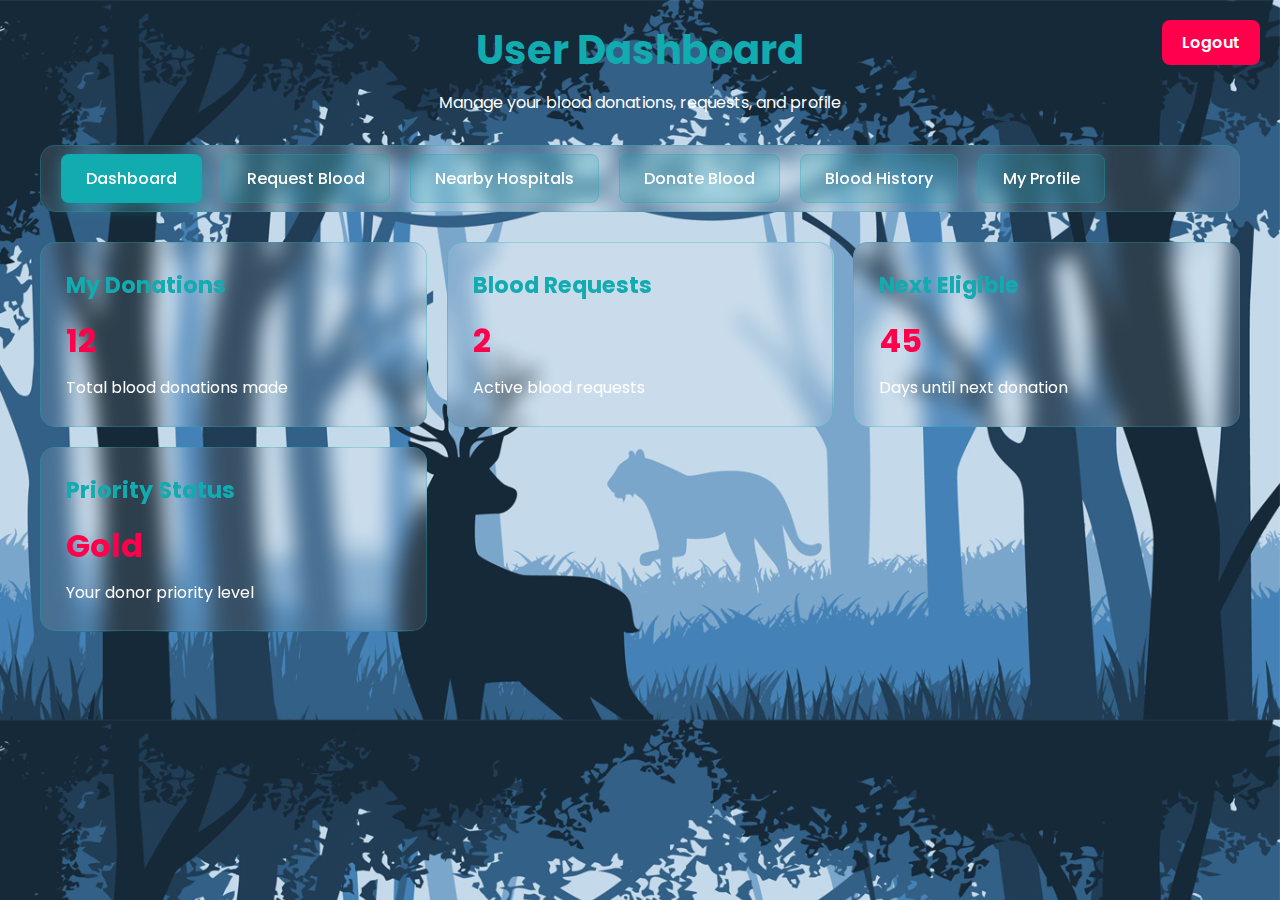
<file: users.html>
<!DOCTYPE html>
<html>
<head>
    <title>User Dashboard - Project Blood</title>
    <link rel="stylesheet" href="style.css">
    <link rel="preconnect" href="https://fonts.googleapis.com">
    <link rel="preconnect" href="https://fonts.gstatic.com" crossorigin>
    <link href="https://fonts.googleapis.com/css2?family=Poppins:wght@200;300;400;600;700&display=swap" rel="stylesheet">
    <link rel="shortcut icon" href="resources/logo.png">
    <style>
        body {
            background-image: url("resources/background.jpg");
            background-size: 100%;
            margin: 0;
            font-family: 'Poppins', sans-serif;
        }

        .user-container {
            max-width: 1200px;
            margin: 0 auto;
            padding: 20px;
        }

        .user-header {
            text-align: center;
            margin-bottom: 30px;
            color: white;
        }

        .user-header h1 {
            font-size: 2.5em;
            margin-bottom: 10px;
            color: #11ABB0;
        }

        .user-nav {
            background: rgba(255, 255, 255, 0.1);
            backdrop-filter: blur(10px);
            border-radius: 15px;
            padding: 20px;
            margin-bottom: 30px;
            border: 1px solid rgba(17, 171, 176, 0.3);
        }

        .user-nav ul {
            list-style: none;
            padding: 0;
            margin: 0;
            display: flex;
            justify-content: center;
            flex-wrap: wrap;
            gap: 20px;
        }

        .user-nav li {
            display: inline-block;
        }

        .user-nav a {
            color: white;
            text-decoration: none;
            padding: 12px 24px;
            border-radius: 8px;
            background: rgba(17, 171, 176, 0.2);
            border: 1px solid rgba(17, 171, 176, 0.3);
            transition: all 0.3s ease;
            font-weight: 500;
        }

        .user-nav a:hover, .user-nav a.active {
            background: #11ABB0;
            color: white;
            transform: translateY(-2px);
            box-shadow: 0 5px 15px rgba(17, 171, 176, 0.4);
        }

        .dashboard-content {
            display: grid;
            grid-template-columns: repeat(auto-fit, minmax(300px, 1fr));
            gap: 20px;
            margin-bottom: 30px;
        }

        .dashboard-card {
            background: rgba(255, 255, 255, 0.1);
            backdrop-filter: blur(10px);
            border-radius: 15px;
            padding: 25px;
            border: 1px solid rgba(17, 171, 176, 0.3);
            transition: transform 0.3s ease;
        }

        .dashboard-card:hover {
            transform: translateY(-5px);
        }

        .dashboard-card h3 {
            color: #11ABB0;
            margin-bottom: 15px;
            font-size: 1.4em;
        }

        .dashboard-card p {
            color: white;
            line-height: 1.6;
        }

        .stat-number {
            font-size: 2em;
            font-weight: bold;
            color: #ff004c;
            margin-bottom: 10px;
        }

        .user-section {
            background: rgba(255, 255, 255, 0.1);
            backdrop-filter: blur(10px);
            border-radius: 15px;
            padding: 30px;
            margin-bottom: 30px;
            border: 1px solid rgba(17, 171, 176, 0.3);
        }

        .user-section h2 {
            color: #11ABB0;
            margin-bottom: 20px;
            font-size: 1.8em;
        }

        .form-group {
            margin-bottom: 20px;
        }

        .form-group label {
            display: block;
            color: white;
            margin-bottom: 5px;
            font-weight: 500;
        }

        .form-group input,
        .form-group select,
        .form-group textarea {
            width: 100%;
            padding: 12px;
            border: 1px solid rgba(17, 171, 176, 0.5);
            border-radius: 8px;
            background: rgba(255, 255, 255, 0.9);
            color: #333;
            font-size: 14px;
        }

        .form-group input:focus,
        .form-group select:focus,
        .form-group textarea:focus {
            outline: none;
            border-color: #11ABB0;
            box-shadow: 0 0 0 2px rgba(17, 171, 176, 0.2);
        }

        .btn {
            background: #11ABB0;
            color: white;
            border: none;
            padding: 12px 24px;
            border-radius: 8px;
            cursor: pointer;
            font-size: 14px;
            font-weight: 600;
            transition: all 0.3s ease;
            margin-right: 10px;
        }

        .btn:hover {
            background: #0e8a8a;
            transform: translateY(-2px);
        }

        .btn-danger {
            background: #ff004c;
        }

        .btn-danger:hover {
            background: #cc0039;
        }

        .btn-success {
            background: #4CAF50;
        }

        .btn-success:hover {
            background: #45a049;
        }

        .data-table {
            width: 100%;
            border-collapse: collapse;
            margin-top: 20px;
            background: rgba(255, 255, 255, 0.9);
            border-radius: 8px;
            overflow: hidden;
        }

        .data-table th,
        .data-table td {
            padding: 12px;
            text-align: left;
            border-bottom: 1px solid rgba(17, 171, 176, 0.3);
        }

        .data-table th {
            background: #11ABB0;
            color: white;
            font-weight: 600;
        }

        .data-table tr:hover {
            background: rgba(17, 171, 176, 0.1);
        }

        .logout-btn {
            position: fixed;
            top: 20px;
            right: 20px;
            background: #ff004c;
            color: white;
            border: none;
            padding: 10px 20px;
            border-radius: 8px;
            cursor: pointer;
            font-weight: 600;
            text-decoration: none;
            transition: all 0.3s ease;
        }

        .logout-btn:hover {
            background: #cc0039;
            transform: translateY(-2px);
        }

        .tab-content {
            display: none;
        }

        .tab-content.active {
            display: block;
        }

        .hospital-card {
            background: rgba(255, 255, 255, 0.1);
            backdrop-filter: blur(10px);
            border-radius: 15px;
            padding: 20px;
            margin-bottom: 15px;
            border: 1px solid rgba(17, 171, 176, 0.3);
            transition: transform 0.3s ease;
        }

        .hospital-card:hover {
            transform: translateY(-3px);
        }

        .hospital-name {
            color: #11ABB0;
            font-size: 1.3em;
            font-weight: bold;
            margin-bottom: 10px;
        }

        .hospital-info {
            color: white;
            margin-bottom: 8px;
        }

        .blood-stock {
            display: flex;
            flex-wrap: wrap;
            gap: 10px;
            margin-top: 10px;
        }

        .blood-type {
            background: rgba(17, 171, 176, 0.2);
            color: white;
            padding: 4px 8px;
            border-radius: 4px;
            font-size: 12px;
            border: 1px solid rgba(17, 171, 176, 0.3);
        }

        .blood-type.available {
            background: #4CAF50;
        }

        .blood-type.low {
            background: #ff9500;
        }

        .blood-type.out {
            background: #ff004c;
        }

        .priority-badge {
            background: linear-gradient(45deg, #ff004c, #ff9500);
            color: white;
            padding: 8px 16px;
            border-radius: 20px;
            font-weight: bold;
            display: inline-block;
            margin-bottom: 15px;
            box-shadow: 0 2px 10px rgba(255, 0, 76, 0.3);
        }

        .profile-section {
            display: grid;
            grid-template-columns: 1fr 1fr;
            gap: 20px;
        }

        .profile-field {
            background: rgba(255, 255, 255, 0.1);
            padding: 15px;
            border-radius: 8px;
            border: 1px solid rgba(17, 171, 176, 0.3);
        }

        .profile-field label {
            color: #11ABB0;
            font-weight: bold;
            display: block;
            margin-bottom: 5px;
        }

        .profile-field span {
            color: white;
        }

        @media (max-width: 768px) {
            .user-nav ul {
                flex-direction: column;
                align-items: center;
            }

            .dashboard-content {
                grid-template-columns: 1fr;
            }

            .profile-section {
                grid-template-columns: 1fr;
            }
        }
    </style>
</head>
<body>
    <a href="#" onclick="logout()" class="logout-btn">Logout</a>

    <div class="user-container">
        <div class="user-header">
            <h1>User Dashboard</h1>
            <p>Manage your blood donations, requests, and profile</p>
        </div>

        <nav class="user-nav">
            <ul>
                <li><a href="#dashboard" class="tab-link active" onclick="showTab('dashboard')">Dashboard</a></li>
                <li><a href="#request" class="tab-link" onclick="showTab('request')">Request Blood</a></li>
                <li><a href="#hospitals" class="tab-link" onclick="showTab('hospitals')">Nearby Hospitals</a></li>
                <li><a href="#donate" class="tab-link" onclick="showTab('donate')">Donate Blood</a></li>
                <li><a href="#history" class="tab-link" onclick="showTab('history')">Blood History</a></li>
                <li><a href="#profile" class="tab-link" onclick="showTab('profile')">My Profile</a></li>
            </ul>
        </nav>

        <!-- Dashboard Tab -->
        <div id="dashboard" class="tab-content active">
            <div class="dashboard-content">
                <div class="dashboard-card">
                    <h3>My Donations</h3>
                    <div class="stat-number" id="myDonations">--</div>
                    <p>Total blood donations made</p>
                </div>
                <div class="dashboard-card">
                    <h3>Blood Requests</h3>
                    <div class="stat-number" id="myRequests">--</div>
                    <p>Active blood requests</p>
                </div>
                <div class="dashboard-card">
                    <h3>Next Eligible</h3>
                    <div class="stat-number" id="nextEligible">--</div>
                    <p>Days until next donation</p>
                </div>
                <div class="dashboard-card">
                    <h3>Priority Status</h3>
                    <div class="stat-number" id="priorityStatus">--</div>
                    <p>Your donor priority level</p>
                </div>
            </div>
        </div>

        <!-- Request Blood Tab -->
        <div id="request" class="tab-content">
            <div class="user-section">
                <h2>Request Blood</h2>
                <div style="margin-bottom: 20px;">
                    <button class="btn" onclick="showRequestForm()">New Blood Request</button>
                </div>

                <div id="requestForm" style="display: none; margin-bottom: 20px;">
                    <h3>Submit Blood Request</h3>
                    <form id="bloodRequestForm" onsubmit="submitBloodRequest(event)">
                        <div style="display: grid; grid-template-columns: 1fr 1fr; gap: 15px;">
                            <div class="form-group">
                                <label for="patientName">Patient Name:</label>
                                <input type="text" id="patientName" required>
                            </div>
                            <div class="form-group">
                                <label for="relationship">Relationship to Patient:</label>
                                <select id="relationship" required>
                                    <option value="">Select Relationship</option>
                                    <option value="self">Self</option>
                                    <option value="family">Family Member</option>
                                    <option value="friend">Friend</option>
                                    <option value="other">Other</option>
                                </select>
                            </div>
                            <div class="form-group">
                                <label for="bloodType">Blood Type Required:</label>
                                <select id="bloodType" required>
                                    <option value="">Select Blood Type</option>
                                    <option value="A+">A+</option>
                                    <option value="A-">A-</option>
                                    <option value="B+">B+</option>
                                    <option value="B-">B-</option>
                                    <option value="AB+">AB+</option>
                                    <option value="AB-">AB-</option>
                                    <option value="O+">O+</option>
                                    <option value="O-">O-</option>
                                </select>
                            </div>
                            <div class="form-group">
                                <label for="unitsNeeded">Units Needed:</label>
                                <input type="number" id="unitsNeeded" min="1" required>
                            </div>
                            <div class="form-group">
                                <label for="urgency">Urgency Level:</label>
                                <select id="urgency" required>
                                    <option value="normal">Normal</option>
                                    <option value="urgent">Urgent</option>
                                    <option value="critical">Critical</option>
                                </select>
                            </div>
                            <div class="form-group">
                                <label for="hospital">Preferred Hospital:</label>
                                <select id="hospital" required>
                                    <option value="">Select Hospital</option>
                                    <option value="city-hospital">City General Hospital</option>
                                    <option value="regional-medical">Regional Medical Center</option>
                                    <option value="metro-health">Metro Health Center</option>
                                </select>
                            </div>
                        </div>
                        <div class="form-group">
                            <label for="reason">Reason for Request:</label>
                            <textarea id="reason" rows="3" required></textarea>
                        </div>
                        <button type="submit" class="btn">Submit Request</button>
                        <button type="button" class="btn btn-danger" onclick="hideRequestForm()">Cancel</button>
                    </form>
                </div>

                <table class="data-table" id="requestsTable">
                    <thead>
                        <tr>
                            <th>Request ID</th>
                            <th>Patient</th>
                            <th>Blood Type</th>
                            <th>Units</th>
                            <th>Hospital</th>
                            <th>Status</th>
                            <th>Actions</th>
                        </tr>
                    </thead>
                    <tbody id="requestsTableBody">
                        <tr>
                            <td colspan="7" style="text-align: center; color: #666;">No active requests</td>
                        </tr>
                    </tbody>
                </table>
            </div>
        </div>

        <!-- Nearby Hospitals Tab -->
        <div id="hospitals" class="tab-content">
            <div class="user-section">
                <h2>Nearby Hospitals</h2>
                <div class="form-group">
                    <label for="locationFilter">Filter by Location:</label>
                    <select id="locationFilter" onchange="filterHospitals()">
                        <option value="all">All Locations</option>
                        <option value="nearby">Within 5km</option>
                        <option value="city">Within City</option>
                    </select>
                </div>

                <div id="hospitalsList">
                    <!-- Hospital cards will be loaded here -->
                </div>
            </div>
        </div>

        <!-- Donate Blood Tab -->
        <div id="donate" class="tab-content">
            <div class="user-section">
                <h2>Schedule Blood Donation</h2>
                <div style="margin-bottom: 20px;">
                    <button class="btn btn-success" onclick="showDonationForm()">Schedule Donation</button>
                    <button class="btn" onclick="checkEligibility()">Check Eligibility</button>
                </div>

                <div id="donationForm" style="display: none; margin-bottom: 20px;">
                    <h3>Schedule Your Donation</h3>
                    <form id="scheduleDonationForm" onsubmit="scheduleDonation(event)">
                        <div style="display: grid; grid-template-columns: 1fr 1fr; gap: 15px;">
                            <div class="form-group">
                                <label for="donationDate">Preferred Date:</label>
                                <input type="date" id="donationDate" required>
                            </div>
                            <div class="form-group">
                                <label for="donationTime">Preferred Time:</label>
                                <select id="donationTime" required>
                                    <option value="">Select Time</option>
                                    <option value="09:00">9:00 AM</option>
                                    <option value="10:00">10:00 AM</option>
                                    <option value="11:00">11:00 AM</option>
                                    <option value="14:00">2:00 PM</option>
                                    <option value="15:00">3:00 PM</option>
                                    <option value="16:00">4:00 PM</option>
                                </select>
                            </div>
                            <div class="form-group">
                                <label for="donationLocation">Donation Center:</label>
                                <select id="donationLocation" required>
                                    <option value="">Select Location</option>
                                    <option value="city-hospital">City General Hospital</option>
                                    <option value="regional-medical">Regional Medical Center</option>
                                    <option value="metro-health">Metro Health Center</option>
                                    <option value="mobile-unit">Mobile Blood Drive</option>
                                </select>
                            </div>
                            <div class="form-group">
                                <label for="donationType">Donation Type:</label>
                                <select id="donationType" required>
                                    <option value="whole-blood">Whole Blood</option>
                                    <option value="plasma">Plasma Only</option>
                                    <option value="platelets">Platelets</option>
                                    <option value="double-red">Double Red Cells</option>
                                </select>
                            </div>
                        </div>
                        <div class="form-group">
                            <label for="notes">Additional Notes:</label>
                            <textarea id="notes" rows="2" placeholder="Any special requirements or notes..."></textarea>
                        </div>
                        <button type="submit" class="btn btn-success">Schedule Donation</button>
                        <button type="button" class="btn btn-danger" onclick="hideDonationForm()">Cancel</button>
                    </form>
                </div>

                <table class="data-table" id="donationsTable">
                    <thead>
                        <tr>
                            <th>Appointment ID</th>
                            <th>Date & Time</th>
                            <th>Location</th>
                            <th>Type</th>
                            <th>Status</th>
                            <th>Actions</th>
                        </tr>
                    </thead>
                    <tbody id="donationsTableBody">
                        <tr>
                            <td colspan="6" style="text-align: center; color: #666;">No scheduled donations</td>
                        </tr>
                    </tbody>
                </table>
            </div>
        </div>

        <!-- Blood History Tab -->
        <div id="history" class="tab-content">
            <div class="user-section">
                <h2>My Blood Donation History</h2>
                <div style="margin-bottom: 20px;">
                    <button class="btn" onclick="exportHistory()">Export History</button>
                    <button class="btn" onclick="downloadCertificate()">Download Certificate</button>
                </div>

                <table class="data-table" id="historyTable">
                    <thead>
                        <tr>
                            <th>Donation ID</th>
                            <th>Date</th>
                            <th>Location</th>
                            <th>Blood Type</th>
                            <th>Units</th>
                            <th>Status</th>
                            <th>Certificate</th>
                        </tr>
                    </thead>
                    <tbody id="historyTableBody">
                        <tr>
                            <td colspan="7" style="text-align: center; color: #666;">Loading donation history...</td>
                        </tr>
                    </tbody>
                </table>
            </div>
        </div>

        <!-- My Profile Tab -->
        <div id="profile" class="tab-content">
            <div class="user-section">
                <h2>My Profile</h2>

                <div id="priorityBadge" style="display: none;">
                    <!-- Priority badge will be shown here -->
                </div>

                <div class="profile-section">
                    <div>
                        <div class="profile-field">
                            <label>Full Name:</label>
                            <span id="profileName">--</span>
                        </div>
                        <div class="profile-field">
                            <label>Blood Type:</label>
                            <span id="profileBloodType">--</span>
                        </div>
                        <div class="profile-field">
                            <label>Date of Birth:</label>
                            <span id="profileDOB">--</span>
                        </div>
                        <div class="profile-field">
                            <label>Phone:</label>
                            <span id="profilePhone">--</span>
                        </div>
                        <div class="profile-field">
                            <label>Email:</label>
                            <span id="profileEmail">--</span>
                        </div>
                    </div>
                    <div>
                        <div class="profile-field">
                            <label>Total Donations:</label>
                            <span id="totalDonations">--</span>
                        </div>
                        <div class="profile-field">
                            <label>Last Donation:</label>
                            <span id="lastDonation">--</span>
                        </div>
                        <div class="profile-field">
                            <label>Next Eligible:</label>
                            <span id="nextEligibleDate">--</span>
                        </div>
                        <div class="profile-field">
                            <label>Priority Status:</label>
                            <span id="priorityStatusText">--</span>
                        </div>
                        <div class="profile-field">
                            <label>Medical History:</label>
                            <span id="medicalHistory">--</span>
                        </div>
                    </div>
                </div>

                <div style="margin-top: 30px;">
                    <button class="btn" onclick="editProfile()">Edit Profile</button>
                    <button class="btn" onclick="updateMedicalHistory()">Update Medical History</button>
                </div>
            </div>
        </div>
    </div>

    <script>
        // Tab switching functionality
        function showTab(tabName) {
            // Hide all tab contents
            const tabContents = document.querySelectorAll('.tab-content');
            tabContents.forEach(content => content.classList.remove('active'));

            // Remove active class from all tab links
            const tabLinks = document.querySelectorAll('.tab-link');
            tabLinks.forEach(link => link.classList.remove('active'));

            // Show selected tab
            document.getElementById(tabName).classList.add('active');
            event.target.classList.add('active');

            // Load data for the selected tab
            loadTabData(tabName);
        }

        // Load data for different tabs
        function loadTabData(tabName) {
            switch(tabName) {
                case 'dashboard':
                    loadDashboardStats();
                    break;
                case 'request':
                    loadRequestsData();
                    break;
                case 'hospitals':
                    loadHospitalsData();
                    break;
                case 'donate':
                    loadDonationsData();
                    break;
                case 'history':
                    loadHistoryData();
                    break;
                case 'profile':
                    loadProfileData();
                    break;
            }
        }

        // Dashboard statistics
        function loadDashboardStats() {
            setTimeout(() => {
                document.getElementById('myDonations').textContent = '12';
                document.getElementById('myRequests').textContent = '2';
                document.getElementById('nextEligible').textContent = '45';
                document.getElementById('priorityStatus').textContent = 'Gold';
            }, 500);
        }

        // Blood requests
        function loadRequestsData() {
            const tbody = document.getElementById('requestsTableBody');
            tbody.innerHTML = `
                <tr>
                    <td>RQ001</td>
                    <td>John Doe</td>
                    <td>O+</td>
                    <td>2</td>
                    <td>City General Hospital</td>
                    <td>Pending</td>
                    <td>
                        <button class="btn" onclick="viewRequestDetails('RQ001')">Details</button>
                        <button class="btn btn-danger" onclick="cancelRequest('RQ001')">Cancel</button>
                    </td>
                </tr>
            `;
        }

        // Nearby hospitals
        function loadHospitalsData() {
            const hospitalsList = document.getElementById('hospitalsList');
            hospitalsList.innerHTML = `
                <div class="hospital-card">
                    <div class="hospital-name">City General Hospital</div>
                    <div class="hospital-info">Location: Downtown, 2.3 km away</div>
                    <div class="hospital-info">Phone: +977-123-456789</div>
                    <div class="blood-stock">
                        <span class="blood-type available">A+ (15)</span>
                        <span class="blood-type available">O+ (8)</span>
                        <span class="blood-type low">B+ (2)</span>
                        <span class="blood-type available">AB+ (5)</span>
                        <span class="blood-type out">A- (0)</span>
                        <span class="blood-type available">O- (3)</span>
                        <span class="blood-type low">B- (1)</span>
                        <span class="blood-type available">AB- (4)</span>
                    </div>
                    <div style="margin-top: 15px;">
                        <button class="btn" onclick="bookAppointment('city-general')">Book Appointment</button>
                        <button class="btn" onclick="viewHospitalDetails('city-general')">View Details</button>
                    </div>
                </div>

                <div class="hospital-card">
                    <div class="hospital-name">Regional Medical Center</div>
                    <div class="hospital-info">Location: Midtown, 4.1 km away</div>
                    <div class="hospital-info">Phone: +977-987-654321</div>
                    <div class="blood-stock">
                        <span class="blood-type available">A+ (12)</span>
                        <span class="blood-type available">O+ (20)</span>
                        <span class="blood-type available">B+ (7)</span>
                        <span class="blood-type available">AB+ (3)</span>
                        <span class="blood-type low">A- (1)</span>
                        <span class="blood-type available">O- (6)</span>
                        <span class="blood-type available">B- (4)</span>
                        <span class="blood-type low">AB- (0)</span>
                    </div>
                    <div style="margin-top: 15px;">
                        <button class="btn" onclick="bookAppointment('regional-medical')">Book Appointment</button>
                        <button class="btn" onclick="viewHospitalDetails('regional-medical')">View Details</button>
                    </div>
                </div>

                <div class="hospital-card">
                    <div class="hospital-name">Metro Health Center</div>
                    <div class="hospital-info">Location: Uptown, 6.8 km away</div>
                    <div class="hospital-info">Phone: +977-555-012345</div>
                    <div class="blood-stock">
                        <span class="blood-type low">A+ (3)</span>
                        <span class="blood-type available">O+ (14)</span>
                        <span class="blood-type available">B+ (9)</span>
                        <span class="blood-type available">AB+ (6)</span>
                        <span class="blood-type available">A- (5)</span>
                        <span class="blood-type available">O- (8)</span>
                        <span class="blood-type available">B- (3)</span>
                        <span class="blood-type available">AB- (2)</span>
                    </div>
                    <div style="margin-top: 15px;">
                        <button class="btn" onclick="bookAppointment('metro-health')">Book Appointment</button>
                        <button class="btn" onclick="viewHospitalDetails('metro-health')">View Details</button>
                    </div>
                </div>
            `;
        }

        // Donations
        function loadDonationsData() {
            const tbody = document.getElementById('donationsTableBody');
            tbody.innerHTML = `
                <tr>
                    <td>AP001</td>
                    <td>2024-02-15 10:00 AM</td>
                    <td>City General Hospital</td>
                    <td>Whole Blood</td>
                    <td>Scheduled</td>
                    <td>
                        <button class="btn" onclick="rescheduleAppointment('AP001')">Reschedule</button>
                        <button class="btn btn-danger" onclick="cancelAppointment('AP001')">Cancel</button>
                    </td>
                </tr>
            `;
        }

        // Donation history
        function loadHistoryData() {
            const tbody = document.getElementById('historyTableBody');
            tbody.innerHTML = `
                <tr>
                    <td>DN001</td>
                    <td>2024-01-15</td>
                    <td>City General Hospital</td>
                    <td>O+</td>
                    <td>1</td>
                    <td>Completed</td>
                    <td><button class="btn" onclick="downloadCertificate('DN001')">Download</button></td>
                </tr>
                <tr>
                    <td>DN002</td>
                    <td>2023-10-20</td>
                    <td>Regional Medical Center</td>
                    <td>O+</td>
                    <td>1</td>
                    <td>Completed</td>
                    <td><button class="btn" onclick="downloadCertificate('DN002')">Download</button></td>
                </tr>
                <tr>
                    <td>DN003</td>
                    <td>2023-07-12</td>
                    <td>Metro Health Center</td>
                    <td>O+</td>
                    <td>1</td>
                    <td>Completed</td>
                    <td><button class="btn" onclick="downloadCertificate('DN003')">Download</button></td>
                </tr>
            `;
        }

        // Profile data
        function loadProfileData() {
            // Simulate loading profile data
            document.getElementById('profileName').textContent = 'John Doe';
            document.getElementById('profileBloodType').textContent = 'O+';
            document.getElementById('profileDOB').textContent = '1990-05-15';
            document.getElementById('profilePhone').textContent = '+977-123-456789';
            document.getElementById('profileEmail').textContent = 'john.doe@example.com';
            document.getElementById('totalDonations').textContent = '12';
            document.getElementById('lastDonation').textContent = '2024-01-15';
            document.getElementById('nextEligibleDate').textContent = '2024-04-15';
            document.getElementById('priorityStatusText').textContent = 'Gold Donor (10+ donations)';
            document.getElementById('medicalHistory').textContent = 'No known allergies. Regular donor.';

            // Show priority badge for gold donors
            if (parseInt(document.getElementById('totalDonations').textContent) >= 10) {
                document.getElementById('priorityBadge').innerHTML = '<div class="priority-badge">GOLD DONOR - Priority Access</div>';
                document.getElementById('priorityBadge').style.display = 'block';
            }
        }

        // Request functions
        function showRequestForm() {
            document.getElementById('requestForm').style.display = 'block';
        }

        function hideRequestForm() {
            document.getElementById('requestForm').style.display = 'none';
        }

        function submitBloodRequest(event) {
            event.preventDefault();
            const formData = new FormData(event.target);
            const requestData = Object.fromEntries(formData);

            alert(`Submitting blood request:\n${JSON.stringify(requestData, null, 2)}\n\nBackend integration needed for actual request submission.`);
            hideRequestForm();
            event.target.reset();
            loadRequestsData();
        }

        function viewRequestDetails(requestId) {
            alert(`Viewing details for request ${requestId}\n\nBackend integration needed for request details.`);
        }

        function cancelRequest(requestId) {
            if (confirm(`Are you sure you want to cancel request ${requestId}?`)) {
                alert(`Request ${requestId} cancelled\n\nBackend integration needed for request cancellation.`);
                loadRequestsData();
            }
        }

        // Hospital functions
        function filterHospitals() {
            const filter = document.getElementById('locationFilter').value;
            alert(`Filtering hospitals by: ${filter}\n\nBackend integration needed for actual filtering.`);
        }

        function bookAppointment(hospitalId) {
            alert(`Booking appointment at ${hospitalId}\n\nBackend integration needed for appointment booking.`);
        }

        function viewHospitalDetails(hospitalId) {
            alert(`Viewing details for ${hospitalId}\n\nBackend integration needed for hospital details.`);
        }

        // Donation functions
        function showDonationForm() {
            document.getElementById('donationForm').style.display = 'block';
        }

        function hideDonationForm() {
            document.getElementById('donationForm').style.display = 'none';
        }

        function scheduleDonation(event) {
            event.preventDefault();
            const formData = new FormData(event.target);
            const donationData = Object.fromEntries(formData);

            alert(`Scheduling donation:\n${JSON.stringify(donationData, null, 2)}\n\nBackend integration needed for actual scheduling.`);
            hideDonationForm();
            event.target.reset();
            loadDonationsData();
        }

        function checkEligibility() {
            alert('Checking donation eligibility...\n\nYou are eligible to donate blood. Your next eligible donation date is in 45 days.\n\nBackend integration needed for actual eligibility checking.');
        }

        function rescheduleAppointment(appointmentId) {
            alert(`Rescheduling appointment ${appointmentId}\n\nBackend integration needed for appointment rescheduling.`);
        }

        function cancelAppointment(appointmentId) {
            if (confirm(`Are you sure you want to cancel appointment ${appointmentId}?`)) {
                alert(`Appointment ${appointmentId} cancelled\n\nBackend integration needed for appointment cancellation.`);
                loadDonationsData();
            }
        }

        // History functions
        function exportHistory() {
            alert('Exporting donation history...\n\nBackend integration needed for history export.');
        }

        function downloadCertificate(donationId) {
            alert(`Downloading certificate for donation ${donationId}\n\nBackend integration needed for certificate generation.`);
        }

        // Profile functions
        function editProfile() {
            alert('Opening profile editor...\n\nBackend integration needed for profile editing.');
        }

        function updateMedicalHistory() {
            alert('Opening medical history update...\n\nBackend integration needed for medical history updates.');
        }

        // Logout function
        function logout() {
            localStorage.clear();
            sessionStorage.clear();
            alert('Logged out successfully!');
            window.location.href = 'index.html';
        }

        // Initialize dashboard on page load
        document.addEventListener('DOMContentLoaded', function() {
            loadDashboardStats();
        });
    </script>
</body>
</html>
</file>
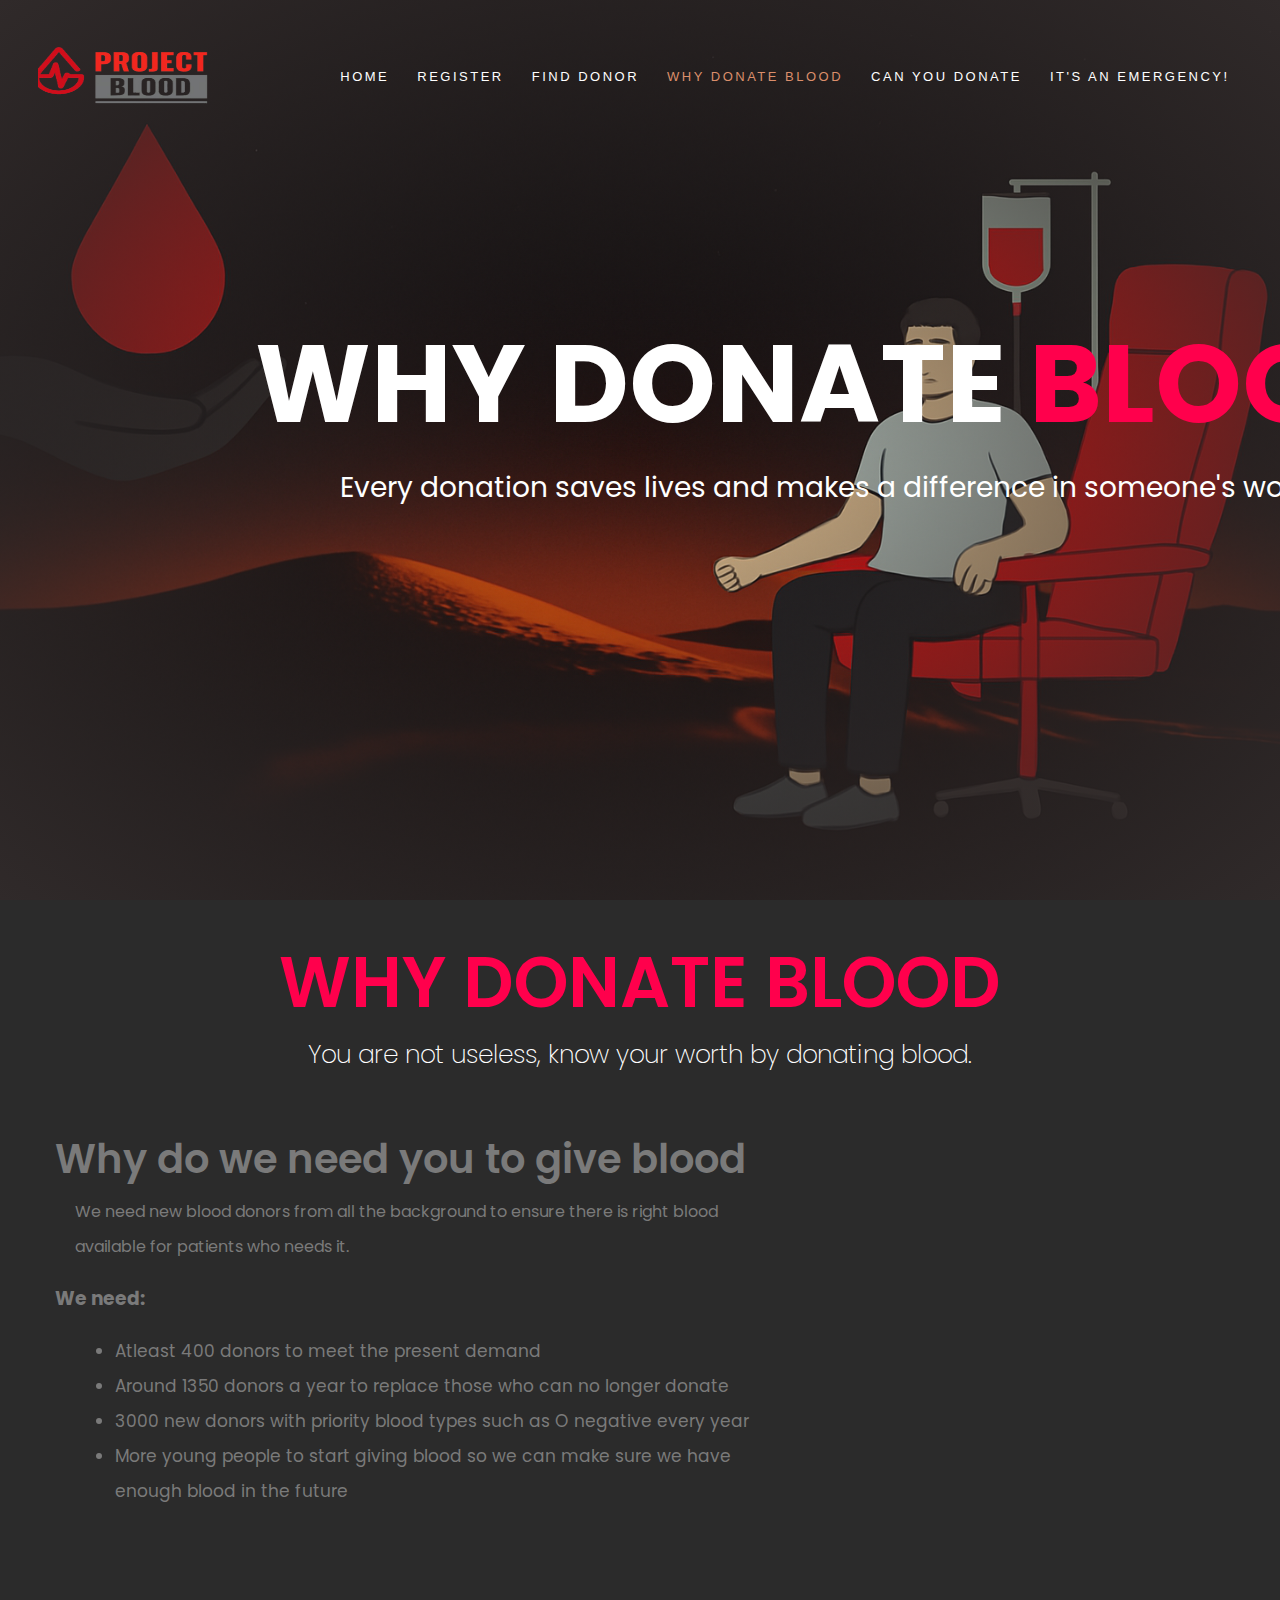
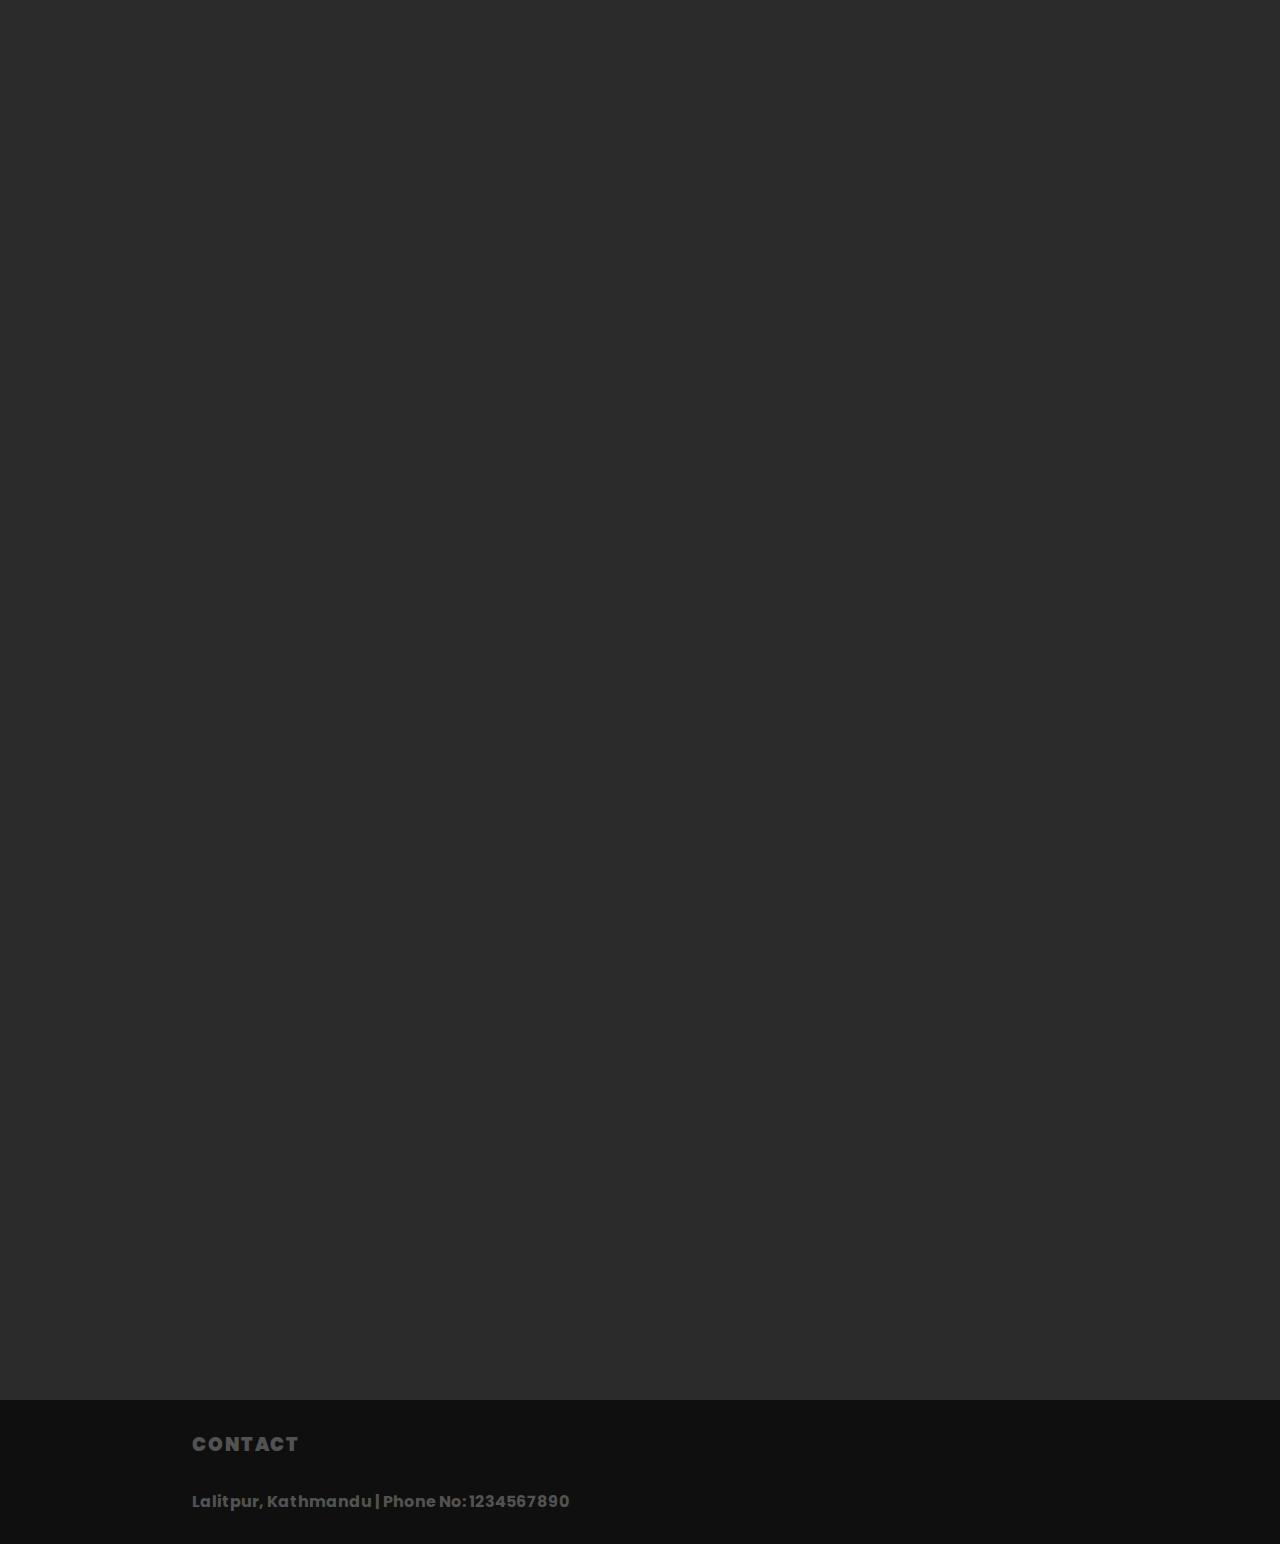
<file: whydonateblood.html>
<!DOCTYPE html>
<html lang="en">
<head>
    <title>Project Blood</title>
    <link rel="stylesheet" href="style.css">
    <link rel="preconnect" href="https://fonts.googleapis.com">
    <link rel="preconnect" href="https://fonts.gstatic.com" crossorigin>
    <link href="https://fonts.googleapis.com/css2?family=Poppins:wght@200;300;400;600;700&display=swap"
        rel="stylesheet">
        <link rel="shortcut icon" href="resources/logo.png">
</head>
<body>
    <section class="header">
        <nav>
            <a href="index.html"><img src="resources/logo.png" alt="hi"></a>
            <div class="nav-links">
                <ul id="nav-list">
                    <li><a href="index.html">HOME</a></li>
                    <li><a href="registration.html">REGISTER</a></li>
                    <li><a href="finddonor.html">FIND DONOR</a></li>
                    <li><a href="whydonateblood.html">WHY DONATE BLOOD</a></li>
                    <li><a href="canyoudonate.html">CAN YOU DONATE</a></li>
                    <li><a href="emergency.html">It's an emergency!</a></li>
                </ul>
            </div>
        </nav>
    </section>
    <div class="text-box">
        <h1>WHY DONATE <span>BLOOD</span></h1>
        <p>Every donation saves lives and makes a difference in someone's world.</p>
    </div>
    <section class="process">
        <div class="donprocess">
            <h1>
                WHY DONATE BLOOD
            </h1>
            <p>You are not useless, know your worth by donating blood.</p>
        </div>
        <div class="actprocess">
            <h2>
                Why do we need you to give blood
            </h2>
            <p>
                We need new blood donors from all the background to ensure there is right blood available for patients who
                needs it.
            </p>
            <h3>
                We need:
            </h3>
            <ul>
                <li>Atleast 400 donors to meet the present demand</li>
                <li>Around 1350 donors a year to replace those who can no longer donate</li>
                <li>3000 new donors with priority blood types such as O negative every year</li>
                <li>More young people to start giving blood so we can make sure we have enough blood in the future</li>
            </ul>

        </div>
    </section>
    <section class="bottom">
        <div class="footer">
            <div class="col-3">
                <h3>CONTACT</h3>
                <p>Lalitpur, Kathmandu | Phone No: 1234567890</p>
            </div>
        </div>
    </section>
</body>
<script>
// Function to highlight the current page in navigation
function highlightCurrentPage() {
    const currentPath = window.location.pathname.split('/').pop() || 'index.html';
    const navLinks = document.querySelectorAll('#nav-list a');

    navLinks.forEach(link => {
        const href = link.getAttribute('href');
        if (href === currentPath || (currentPath === '' && href === 'index.html')) {
            link.style.color = '#db8e6b';
        }
    });
}

// Highlight current page when DOM is ready
document.addEventListener('DOMContentLoaded', function() {
    highlightCurrentPage();
});
</script>
</html>
</file>
<file: style.css>
/* This stylesheet defines the styles for the header section of the website, including the background color, size, and position. 
It also defines the styles for the navigation bar, including the font, color, size, and hover effects. The stylesheet also defines the styles for a text box that appears 
in the header section, including the font size, color, and animation effect. Additionally, the stylesheet defines styles for a login form, including the input fields, 
placeholders, and colors. 
The CSS code defines the styles for various elements such as headings, inputs, buttons, containers, and so on. These styles determine the font, color, size, position, 
and other visual aspects of the elements. The CSS code in your question sets styles for different classes, including .coinfo, .footer, .atprocess, .dnprocess, 
and .ytvid, among others.*/
*{
   margin: 0;
   padding: 0;
   font-family: 'Poppins', sans-serif;
}
.header{
   min-height: 100vh;
   width: 100%;
  /* background-color: #1A1A1D;*/
   background-image: url("header-background.png");
   background-image: radial-gradient(rgba(238, 235, 235, 0), rgb(48, 42, 42)), url(header-background.png); 
   background-size: cover;
   background-position: center;
}

nav{
   display: flex;
   padding: 1% 3%;
   justify-content: space-between;
   align-items: center;
}
nav img{
   width: 180px;
   height: 120px;
}
.nav-links{
   flex: 1;
   text-align: right;
   
}
.nav-links ul li{
   list-style: none;
   display: inline-block;
   padding: 8px 12px;
   position: relative;
}
.nav-links ul li a{
   color: #ffffff;
   text-decoration: none;
   font-size: 13px;
   font-family:opensans-bold , sans-serif;
   text-transform: uppercase;
   letter-spacing: 2.5px;
   transition: color .2s ease-in-out;
}

.nav-links a:hover {
  color: rgb(255, 123, 0);
}

.nav-links ul li::after{
   content: '';
   width: 0%;
   height: 2px;
   background: #4E4E50;
   display: block;
   margin: auto;
   transition: 0.5s;
}
.nav-links ul li:hover::after{
   width: 80%;
}
.text-box{
   width: max-content;
   color: white;
   position: absolute;
   top: 45%;
   left: 65%;
   transform: translate(-50%,-50%);
   text-align: center;
}
.text-box h1{
   font-size: 110px;
}
.text-box h1 span{
  color: #ff004c;
  animation: animate 4s ease-in-out infinite;
}

@keyframes animate
{
  0%,100%
  {
     clip-path: polygon(0% 45%, 15% 44%, 32% 50%,
           54% 60%, 70% 61%, 84% 59%, 100% 52%,
           100% 100%, 0% 100%);
  }
  50%
  {
     clip-path: polygon(0 60%, 16% 65%, 34% 66%,
           51% 62%, 67% 50%, 84% 45%, 100% 46%, 100%
         100%, 0% 100%)
  }
}
.blood{
  width: max-content;
  color: transparent;
  position: absolute;
  top: 45%;
  left: 65%;
  transform: translate(-50%,-50%);
  text-align: center;
}
.blood h1{
  font-size: 110px;
}
.blood h1 span{
  -webkit-text-stroke: 2px #ff004c;
}
.blood p{
  
  font-size: 28px;
  color: transparent;
}
.text-box p{
   
   font-size: 28px;
   color: white;
}
.nav2{
   display: flex;
   justify-content: center;
   align-items: center;
   min-height: 100vh;
   flex-direction: column;
   gap : 30px;
}
.inputBox{
   display: flex;
   place-items: center;
   width: max-content;
   color: white;
   position: absolute;
   top: 40%;
   left: 50%;
   transform: translate(-50%,-50%);
   text-align: center;
}
.inputBox input{
   width: 100%;
   padding: 10px;
   border: 1px solid #ff004c;
   background: #1A1A1D;
   border-radius: 5px;
   outline: none;
   color: #fff;
   font-size: 1em;
}
.inputBox span{
   position: absolute;
   left: 0;
   padding: 10px;
   pointer-events: none;
   font-size: 1em;
   color: rgba(255,255,255,0.25);
   text-transform: uppercase;
   transition: 0.5s;
}
.inputBox2{
   display: flex;
   place-items: center;
   width: max-content;
   color: white;
   position: absolute;
   top: 50%;
   left: 50%;
   transform: translate(-50%,-50%);
   text-align: center;
}
.inputBox2 input{
   width: 100%;
   padding: 10px;
   border: 1px solid #ff004c;
   background: #1A1A1D;
   border-radius: 5px;
   outline: none;
   color: #fff;
   font-size: 1em;
}
.inputBox2 span{
   position: absolute;
   left: 0;
   padding: 10px;
   pointer-events: none;
   font-size: 1em;
   color: rgba(255,255,255,0.25);
   text-transform: uppercase;
   transition: 0.5s;
}
.inputBox input:valid ~ span,
.inputBox input:focus ~ span
{
   color: #ff004c;
   transform: translateX(10px) translateY(-23px);
   font-size: 0.65em;
   padding: 0 10px;
   background: #1A1A1D;
   border-left: 1px solid #ff004c;
   border-right: 1px solid #ff004c;
   letter-spacing: 0.2em;
}
.inputBox2 input:valid ~ span,
.inputBox2 input:focus ~ span
{
   color: #ff004c;
   transform: translateX(10px) translateY(-23px);
   font-size: 0.65em;
   padding: 0 10px;
   background: #1A1A1D;
   border-left: 1px solid #ff004c;
   border-right: 1px solid #ff004c;
   letter-spacing: 0.2em;
}
.login{
   width: max-content;
   color: #ff004c;
   position: absolute;
   top: 30%;
   left: 50%;
   transform: translate(-50%,-50%);
   text-align: center;
   font-size: 30px;
}
.login h1 span{
  color: #ff004c;
  animation: animate 4s ease-in-out infinite;
}
.logindonor{
  font-weight: bold;
  color:#fff;
  font-size: 30px;
}
.logindonor2{
  font-weight: bold;
  color: #ff0062;
  font-size: 30px;
}
.button button{
   background-color: #ff004c;
   border: none;
   color: white;
   padding: 10px 60px;
   border-radius: 20px;
   text-decoration: none;
   display: inline-block;
   font-size: 16px;
   position: absolute;
   top: 60%;
   left: 50%;
   transform: translate(-50%,-50%);
   text-align: center;
}
.button button:active{
  background-color: rgb(255, 255, 255);
  color: #1A1A1D;
}
/*-----process-----*/

.donateabout{
  font-weight: bold;
  color:#fff;
  font-size: 50px;
  text-decoration:underline;
}
.donateabout1{
  font-weight: bold;
  color:#ce0000;
  font-size: 50px;
  text-decoration:underline;
}
.process{
  min-height: 2100px;
  width: 100%;
  color: #ffffff;
  background-color: #2B2B2B;
  margin: auto;
  position: relative;
}
.donprocess{
  text-align: center;
  padding-top: 30px;
}
.donprocess h1{
  font-size: 70px;
  font-weight: 600;
  color: #ff004c;
}
.donprocess p{
  font-size: 25px;
  font-weight: 200;
}
.actprocess{
  padding-left: 55px;
  padding-right: 500px;
  padding-top: 50px;
  color: #7A7A7A;
}
.actprocess h2{
  font-size: 40px;
  line-height: 70px;
  font-weight: 600;
}
.actprocess ul{
  padding-left: 60px;
  font-size: 17px;
  line-height: 35px;
  font-weight: 400;
}
.actprocess p{
  padding-left: 20px;
  line-height: 35px;
  font-weight: 400;
}
.actprocess h3{
  line-height: 70px;
}
.donprocess h4{
  font-size: 43px;
  position: absolute;
  top: 94%;
  left: 50%;
  transform: translate(-50%,-50%);
  color: #ff004c;
}
.donprocess h4 span{
  -webkit-text-stroke: 2px #ff004c;
  color: transparent;
}
.findonor{
  min-height: 800px;
  width: 100%;
  background-color: #ffffff;
  margin: auto;
}
.head{
  text-align: center;
  color: #1f1e1e;
  padding-top: 20px;
  font-size: 40px;
  font-family: "Open Sans", sans-serif;
  font-weight: bold;
}

.form form label{
  flex-direction: column;
  font-family: opensans-bold, sans-serif;
  letter-spacing: 0.2em;
  display: flex;
  color: #000000;
  text-align: left;
  font-size: 25px;
  font-weight: 600;
}
.form form input{
  width: 350px;
  padding: 10px;
  border: 1px solid #00eeff;
  background: #ffffff;
  border-radius: 5px;
  outline: none;
  color: #000000;
  font-size: 1em;
  margin: 5px 0px 50px 0px;
}
.form form{
  position: absolute;
  left: 10%;
  top: 15px;
}
.form form input::placeholder{
  color: #4E4E50;
}
.form2 form label{
  flex-direction: column;
  font-family: opensans-bold, sans-serif;
  letter-spacing: 0.2em;
  display: flex;
  color: #000000;
  text-align: left;
  font-size: 25px;
  font-weight: 600;
}
.form2 form input{
  width: 350px;
  padding: 10px;
  border: 1px solid #00eeff;
  background: #ffffff;
  border-radius: 5px;
  outline: none;
  color: #000000;
  font-size: 1em;
  margin: 5px 0px 50px 0px;
}
.form2 form{
  float: right;
  position: relative;
  top: 15px;
  right: 10%;
}
.form2 form input::placeholder{
  color: #4E4E50;
}
.form{
  position: relative;
}
.form2{
  position: relative;
}
.button2 button{
  background-color: #11ABB0;
  border: none;
  color: white;
  padding: 10px 60px;
  border-radius: 20px;
  text-decoration: none;
  display: inline-block;
  font-size: 16px;
  position: absolute;
  top: 550px;
  left: 890px;
}
.button2{
  position: relative;
  align-items: center;
}
.button2 button:active{
  background-color: white;
  color: #1A1A1D;
}

/*---Registration---*/
.header1{
  min-height: 150px;
  width: 100%;
  background-color: #ffffff;
  background-size: cover;
  background-position: center;
}
.nav-links1{
  flex: 1;
  text-align: right;

}
.nav-links1 ul li{
  list-style: none;
  display: inline-block;
  padding: 8px 12px;
  position: relative;
}
.nav-links1 ul li a{
  color: #3a3636;
  text-decoration:none;
  font-size: 15px;
  font-weight: bold;
  letter-spacing: 0.2em;

}

.nav-links1 a:hover {
  color: rgb(23, 157, 161);
}
.nav-links1 ul li::after{
  content: '';
  width: 0%;
  height: 2px;
  background: #4E4E50;
  display: block;
  margin: auto;
  transition: 0.5s;
}
.nav-links1 ul li:hover::after{
  width: 80%;
}
.loinfo{
  width: 100%;
  height: 500px;
  position: relative;
  background-color: #ffffff;
}
.loinfo form1 label{
  letter-spacing: 0.2em;
  flex-direction: column;
  display: flex;
  color: #3a3636;
  text-align: left;
  font-size: 25px;
  font-weight:bolder;
}
.loinfo form1 input{
  width: 350px;
  padding: 10px;
  border: 1px solid  #11ABB0;
  background: #e5e5eb;
  border-radius: 5px;
  outline: none;
  color: #000000;
  font-size: 1em;
  margin: 5px 0px 50px 0px;
}
.loinfo form1{
  position: absolute;
  left: 10%;
  top: 135px;
}
.loinfo form1 input::placeholder{
  color: #4E4E50;
}
.loinfo form2 label{
  flex-direction: column;
  display: flex;
  color: #3a3636;
  text-align: left;
  letter-spacing: 0.2em;
  font-size: 25px;
  font-weight:bolder;
}
.loinfo form2 input{
  width: 350px;
  padding: 10px;
  border: 1px solid  #11ABB0;
  background: #e5e5eb;
  border-radius: 5px;
  outline: none;
  color: #050505;
  font-size: 1em;
  margin: 5px 0px 50px 0px;
}
.loinfo form2{
  position: absolute;
  right: 30%;
  top: 135px;
}
.loinfo form2 input::placeholder{
  color: #4E4E50;
}
.loinfo h3{
  color: #3a3636;
  font-size: 60px;
  position: absolute;
  left: 10%;
}
.doninfo{
  width: 100%;
  height: 500px;
  background-color: #e5e5eb;
  position: relative;
}
.doninfo form1 label{
  flex-direction: column;
  display: flex;
  color: #3a3636;
  text-align: left;
  letter-spacing: 0.2em;
  font-size: 25px;
  font-weight:bolder;
}
.doninfo form1 select{
  width: 350px;
  height: 50px;
  padding: 10px;
  border: 1px solid  #11ABB0;
  background: #ffffff;
  border-radius: 5px;
  outline: none;
  color: #3a3636;
  font-size: 1em;
  margin: 5px 0px 50px 0px;
}
.doninfo form1 input{
  width: 340px;
  height: 50px;
  padding-left: 10px;
  border: 1px solid  #11ABB0;
  background: #ffffff;
  border-radius: 5px;
  outline: none;
  color: #3a3636;
  font-size: 1em;
  margin: 5px 0px 50px 0px;
}
.doninfo form1{
  position: absolute;
  left: 10%;
  top: 135px;
}
.doninfo form1 input::placeholder{
  color: #4E4E50;
}
.doninfo form2 label{
  flex-direction: column;
  display: flex;
  color: #3a3636;
  text-align: left;
  letter-spacing: 0.2em;
  font-size: 25px;
  font-weight:bolder;
}
.doninfo form2 select{
  width: 350px;
  height: 50px;
  padding: 10px;
  border: 1px solid  #11ABB0;
  background: #ffffff;
  border-radius: 5px;
  outline: none;
  color: #3a3636;
  font-size: 1em;
  margin: 5px 0px 50px 0px;
}
.doninfo form2{
  position: absolute;
  right: 30%;
  top: 135px;
}
.doninfo form2 input::placeholder{
  color: #4E4E50;
}
.doninfo h3{
  color: #3a3636;
  font-size: 60px;
  position: absolute;
  left: 10%;
}
.coinfo{
  width: 100%;
  height: 700px;
  background-color: #ffffff;
  position: relative;
}
.coinfo form1 label{
  flex-direction: column;
  display: flex;
  color: #3a3636;
  text-align: left;
  letter-spacing: 0.2em;
  font-size: 25px;
  font-weight:bolder;
}
.coinfo form1 select{
  width: 230px;
  height: 50px;
  padding: 10px;
  border: 1px solid  #11ABB0;
  background: #e5e5eb;
  border-radius: 5px;
  outline: none;
  color: #3a3636;
  font-size: 1em;
  margin: 5px 0px 50px 0px;
}
.coinfo form1{
  position: absolute;
  left: 10%;
  top: 135px;
}
.coinfo form1 input::placeholder{
  color: #4E4E50;
}
.coinfo form2 label{
  flex-direction: column;
  display: flex;
  color: #3a3636;
  text-align: left;
  letter-spacing: 0.2em;
  font-size: 25px;
  font-weight:bolder;
}
.coinfo form2 select{
  width: 230px;
  height: 50px;
  padding: 10px;
  border: 1px solid #11ABB0;
  background: #e5e5eb;
  border-radius: 5px;
  outline: none;
  color: #3a3636;
  font-size: 1em;
  margin: 5px 0px 50px 0px;
}
.coinfo form2{
  position: absolute;
  right: 52%;
  top: 135px;
}
.coinfo form2 input::placeholder{
  color: #4E4E50;
}
.coinfo form3 label{
  flex-direction: column;
  display: flex;
  color: #3a3636;
  text-align: left;
  letter-spacing: 0.2em;
  font-size: 25px;
  font-weight:bolder;
}
.coinfo form3 input{
  width: 230px;
  height: 50px;
  padding-left: 10px;
  border: 1px solid  #11ABB0;
  background: #e5e5eb;
  border-radius: 5px;
  outline: none;
  color: #3a3636;
  font-size: 1em;
  margin: 5px 0px 50px 0px;
}
.coinfo form3{
  position: absolute;
  right: 30%;
  top: 131px;
}
.coinfo form3 input::placeholder{
  color: #4E4E50;
}
.coinfo h3{
  color: #3a3636;
  font-size: 60px;
  position: absolute;
  left: 10%;
}
.coinfo form4 label{
  flex-direction: column;
  display: flex;
  color: #3a3636;
  text-align: left;
  letter-spacing: 0.2em;
  font-size: 25px;
  font-weight:bolder;
}
.coinfo form4 input{
  width: 833px;
  padding: 10px;
  border: 1px solid  #11ABB0;
  background: #e5e5eb;
  border-radius: 5px;
  outline: none;
  color: #000000;
  font-size: 1em;
  margin: 5px 0px 50px 0px;
}
.coinfo form4{
  position: absolute;
  left: 10%;
  top: 435px;
}
.coinfo form4 input::placeholder{
  color: #4E4E50;
}
.coinfo button{
  background-color:  #11ABB0;
  border: none;
  color: white;
  padding: 11px 50px;
  border-radius: 5px;
  text-decoration: none;
  display: inline-block;
  font-size: 16px;
  position: absolute;
  top: 570px;
  left: 34.5%;
}
.coinfo button:active{
  background-color: white;
  color: #1A1A1D;
}
.footer{
  width: auto;
  padding:30px 15% 30px;
  background: #0F0F0F;
  color: #525252;
  display: flex;
}
.footer div{
  text-align: left;
  font-weight: bolder;
}
.col-2{
  flex-grow:2;
  padding-left: 8cm;
}
.footer div h3{
  font-weight: bolder;
  margin-bottom: 30px;
  letter-spacing: 1px;
}
.col-1 a{
  display:block;
  text-decoration: none;
  color: #525252;
  margin-bottom: 10px;
  font-weight: bolder;
}
.col-2 form input {
  width: 400px;
  height: 45px;
  border-radius: 4px;
  text-align: center;
  margin-top: 20px;
  margin-bottom: 40px;
  outline: none;
  border: 3px solid #525252;
  background-color: #373233;
  color: white;
  font-weight: bolder;
}
.col-2 form button{
  background: transparent;
  border: 2px solid #525252;
  color: #525252;
  border-radius: 30px;
  padding: 10px 30px;
  font-size: 15px;
  cursor: pointer;
  font-weight: bolder;
}
.atprocess{
  padding-left: 55px;
  padding-right: 500px;
  padding-top: 50px;
  color: #182628;
  padding-bottom: 50px;
  background-color: #E3E2DF;
  position: relative;
}
.atprocess h2{
  font-size: 40px;
  line-height: 70px;
  font-weight: 600;
}
.atprocess ul{
  padding-left: 60px;
  font-size: 17px;
  line-height: 35px;
  font-weight: bolder;
}
.atprocess p{
  padding-left: 20px;
  line-height: 35px;
  font-weight: 400;
}
.atprocess h3{
  line-height: 70px;
}
.dnprocess{
  text-align: center;
  padding-top: 3px;
  padding-bottom: 20px;
  color: #494244;
  background-color: #cfcfc0;
}
.dnprocess h1{
  font-size: 70px;
  font-weight: bolder;
}
.dnprocess p{
  font-size: 25px;
  font-weight: 200;
  padding-bottom: 50px;
}
.atprocess iframe{
  position: absolute;
  top: 15%;
  left: 64.25%;
}
.ratio{
  width: 100%;
  height: 600px;
  background-color: #E3E2DF;
  position: relative;
}

.ratio1{
  padding: 20px;
  position: relative;
  z-index: 2;
}
.ratio1 h1{
  font-size: 40px;
}
.ratio1 form label{
  flex-direction: column;
  display: flex;
  color: #182628;
  text-align: left;
  font-size: 30px;
  font-weight: 600;
}
.ratio1 form input{
  width: 270px;
  padding: 10px;
  border: 1px solid #182628;
  background: transparent;
  border-radius: 5px;
  outline: none;
  color: #182628;
  font-size: 1em;
  margin: 5px 0px 10px 0px;
}
.ratio1 form{
  position: absolute;
  padding: 30px 13%;
}
.ratio1 form input::placeholder{
  color: #4E4E50;
}
.ratio1 button{
  background-color: #182628;
  border: none;
  color: white;
  padding: 11px 50px;
  border-radius: 5px;
  text-decoration: none;
  display: inline-block;
  font-size: 16px;
  margin-top: 20px;
  margin-left: 50px;
}
.ratinfo{
  position: absolute;
  color: #182628;
  padding-left: 55%;
  top: 180px;
  z-index: 1;
}
.ratinfo h1{
  font-size: 50px;
  margin-bottom: 5px;
  font-weight: 400;
}
.ratinfo p{
  font-size: 30px;
  margin-bottom: 40px;
  line-height: 40px;
}
.ratinfo button:active{
  background-color: white;
  color: #1A1A1D;
}
.friend{
  position: relative;
}
.friend h1{
  font-size: 70px;
  color: #ff004c;
  text-align: center;
  position: relative;
  top: 5%;
  margin-top: 25px;
}
.finfo{
  position: absolute;
  top: 36%;
  left: 12%;
}
.finfo h1{
  color: #ff004c;
  font-size: 40px;
}
.finfo p{
  color: #fff;
  margin-right: 990px;
  font-size: 22px;
}
.fform form input {
  width: 500px;
  height: 45px;
  border-radius: 4px;
  text-align: center;
  margin-top: 20px;
  margin-bottom: 20px;
  outline: none;
  border: 3px solid #950740;
  background-color: #fff;
  color: #182628;
}
.fform form button{
  background: transparent;
  border: 2px solid #950740;
  color: #fff;
  border-radius: 30px;
  padding: 10px 30px;
  font-size: 15px;
  cursor: pointer;
  position: absolute;
  left: 30%;
}
.fform{
  position: absolute;
  left: 52%;
  top: 67%;
}
.anime{
  position: absolute;
  left: 55%;
  top: 22%;
}
.dnprocess iframe{
  position: absolute;
  top: 60%;
  z-index: 2;
  left: 67%;
}
</file>
